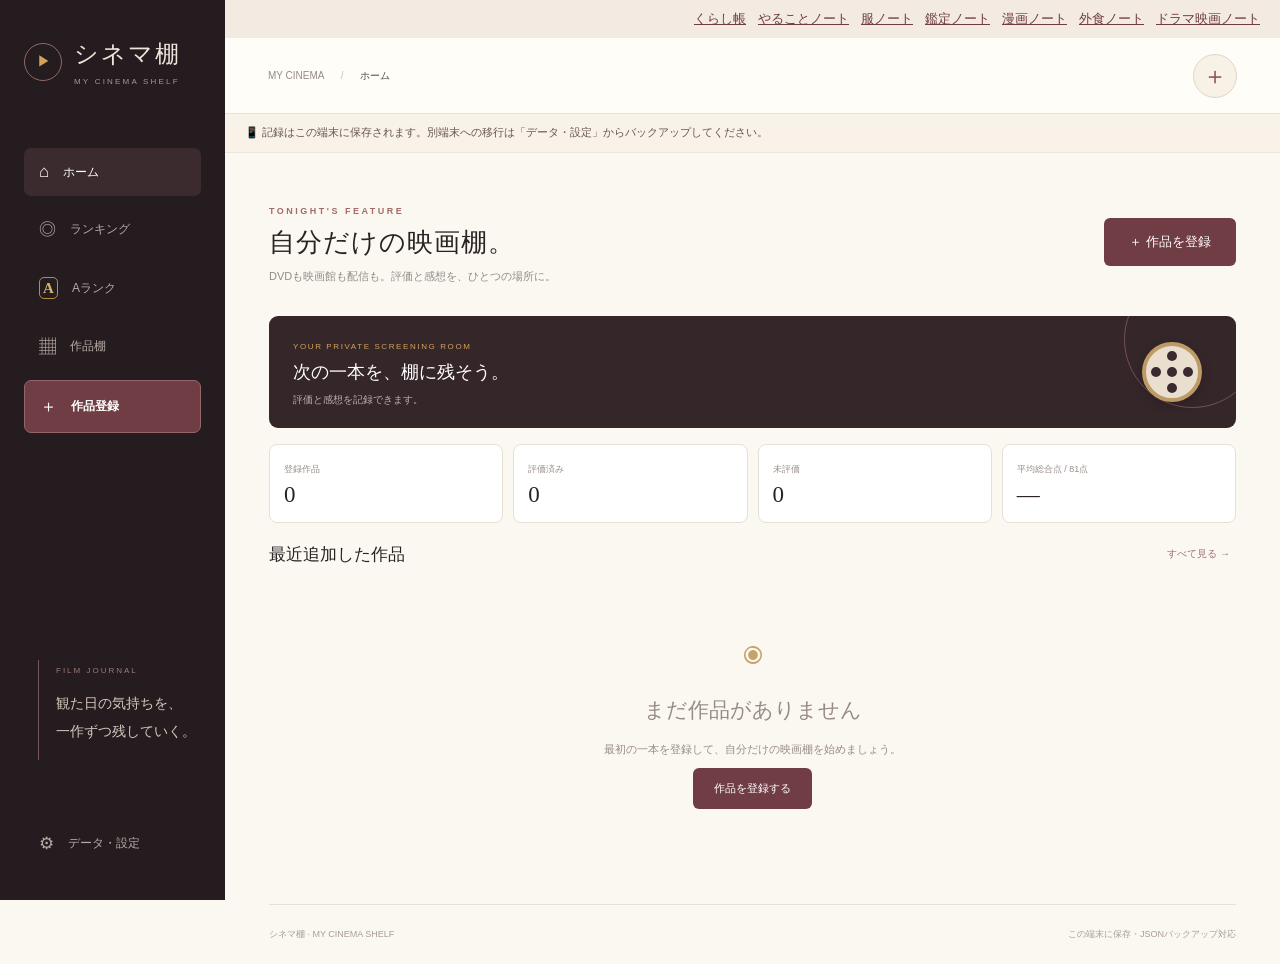
<file: index.html>
<!doctype html><html lang="ja"><head><meta charset="utf-8"><meta name="viewport" content="width=device-width,initial-scale=1,viewport-fit=cover"><meta name="theme-color" content="#241c1e"><meta name="description" content="DVD・映画を評価して、観た作品・所有作品・観たい作品を整理する映画ノート"><title>シネマ棚 | DVD・映画の評価ノート</title>
<style>
/* style.css */
:root{--ink:#2b2224;--wine:#713d45;--cream:#f6f0e7;--paper:#fbf8f2;--gold:#c49a4a;--muted:#958a86;--line:#e8dfd5}*{box-sizing:border-box}body{margin:0;background:var(--paper);color:var(--ink);font:14px -apple-system,BlinkMacSystemFont,"Noto Sans JP",sans-serif}button,input,select,textarea{font:inherit}button{cursor:pointer;color:inherit}aside{position:fixed;inset:0 auto 0 0;width:225px;background:#241c1e;color:#eee5db;padding:38px 24px;z-index:5}.brand{display:flex;align-items:center;gap:12px;color:inherit;text-decoration:none;font-family:Georgia,serif;font-size:24px;letter-spacing:2px}.brand small{display:block;font:8px sans-serif;letter-spacing:2.2px;color:#a99791;margin-top:7px}.mark{display:grid;place-items:center;width:38px;height:38px;border:1px solid #8f6a68;border-radius:50%;color:#d3a257;font-size:14px;padding-left:3px}nav{display:grid;gap:8px;margin-top:62px}nav button,.settings-link{border:0;background:none;color:#b8aaa7;border-radius:7px;padding:14px 15px;text-align:left;display:flex;align-items:center;gap:14px;font-size:17px}nav button span,.settings-link span{font-size:12px}nav button.active,.settings-link.active{background:#3b2b2e;color:#fff}.side-note{position:absolute;left:38px;right:25px;bottom:140px;border-left:1px solid #79565a;padding-left:17px}.side-note span{font-size:8px;letter-spacing:2px;color:#9f7979}.side-note p{font-family:Georgia,serif;line-height:2;color:#d6c8bf;font-size:14px}.settings-link{position:absolute;left:24px;right:24px;bottom:32px;width:calc(100% - 48px)}.shell{margin-left:225px}header{height:76px;background:#fffdf8;border-bottom:1px solid var(--line);display:flex;align-items:center;justify-content:space-between;padding:0 43px;color:#968b86;font-size:10px}header i{font-style:normal;margin:0 14px;color:#c9beb7}header b{font-weight:500;color:#59494a}.round-add{border:1px solid #e1d5c8;background:#f8f1e6;border-radius:50%;width:34px;height:34px;color:#8a5358;font-size:18px}main{max-width:1300px;margin:auto;padding:48px 44px 0}.page-head{display:flex;align-items:center;justify-content:space-between;gap:25px;margin-bottom:32px}.kicker{font-size:9px;letter-spacing:2.5px;color:#a36c67;font-weight:700}h1{font-family:Georgia,serif;font-size:31px;line-height:1.55;letter-spacing:1px;margin:12px 0 10px;font-weight:500}.page-head p{color:var(--muted);font-size:11px;margin:0}.primary{border:0;background:var(--wine);color:white;border-radius:6px;padding:13px 21px;font-size:11px}.primary:hover{background:#5d3037}.hero{background:#35262a;color:#fff;border-radius:12px;min-height:230px;padding:37px;display:flex;justify-content:space-between;align-items:center;overflow:hidden;position:relative}.hero:after{content:"";position:absolute;width:330px;height:330px;border:1px solid #735056;border-radius:50%;right:-50px;top:-105px;box-shadow:0 0 0 35px #332428,0 0 0 36px #65464b}.hero-copy{position:relative;z-index:1;max-width:520px}.hero-copy span{color:#d1a45a;font-size:9px;letter-spacing:2px}.hero-copy h2{font-family:Georgia,serif;font-size:24px;line-height:1.65;font-weight:400;margin:12px 0}.hero-copy p{color:#bfb0ac;font-size:11px}.reel{position:relative;z-index:1;width:140px;height:140px;border-radius:50%;background:#eadfcf;border:8px solid #bd9b67;display:grid;place-items:center;margin-right:70px;box-shadow:0 8px 30px #0005}.reel:before{content:"";width:24px;height:24px;background:#3b2b2e;border-radius:50%;box-shadow:38px 0 #3b2b2e,-38px 0 #3b2b2e,0 38px #3b2b2e,0 -38px #3b2b2e}.stats-grid{display:grid;grid-template-columns:repeat(5,1fr);gap:13px;margin:23px 0}.stat{background:#fff;border:1px solid var(--line);border-radius:8px;padding:19px}.stat span{font-size:9px;color:#988d87}.stat strong{display:block;font-family:Georgia,serif;font-size:27px;font-weight:500;margin-top:10px}.section-head{display:flex;justify-content:space-between;align-items:center;margin:30px 0 15px}.section-head h2{font-family:Georgia,serif;font-size:17px;font-weight:500;margin:0}.text-button{border:0;background:none;color:#9e716e;font-size:10px}.poster-grid{display:grid;grid-template-columns:repeat(4,1fr);gap:17px}.movie-card{background:#fff;border:1px solid var(--line);border-radius:9px;overflow:hidden;min-width:0}.poster{height:145px;background:linear-gradient(145deg,#5d3a40,#2c2325);display:grid;place-items:center;color:#dcc5ae;position:relative}.poster span{font-family:Georgia,serif;font-size:46px;opacity:.75}.poster small{position:absolute;left:13px;top:12px;background:#1f1719aa;color:#eadfd7;border-radius:12px;padding:5px 8px;font-size:8px}.poster small.owned{left:auto;right:12px;background:#c59c55;color:#241c1e}.card-body{padding:16px}.card-body h3{margin:0 0 7px;font-size:13px;white-space:nowrap;overflow:hidden;text-overflow:ellipsis}.meta{color:#a0948d;font-size:9px}.stars{color:var(--gold);letter-spacing:1px;margin-top:11px;font-size:14px}.stars .empty{color:#ded5ca}.card-actions{display:flex;justify-content:space-between;align-items:center;margin-top:12px;border-top:1px solid #f0e9e1;padding-top:10px}.pill{font-size:8px;background:#f3ebe2;color:#8a6964;padding:5px 7px;border-radius:12px}.plain{border:0;background:none;color:#9a8882;padding:5px}.toolbar{display:flex;gap:10px;flex-wrap:wrap;margin-bottom:20px}.toolbar input,.toolbar select{border:1px solid var(--line);background:#fff;padding:11px 12px;border-radius:6px;color:var(--ink)}.toolbar input{flex:1;min-width:180px}.toolbar select{min-width:130px}.panel{background:#fff;border:1px solid var(--line);border-radius:9px;overflow:hidden}.list-row{display:flex;align-items:center;gap:15px;padding:16px 20px;border-bottom:1px solid #eee6dd}.list-row:last-child{border-bottom:0}.mini-poster{width:43px;height:56px;border-radius:4px;background:#4a3438;color:#d7b885;display:grid;place-items:center;font-family:Georgia,serif;font-size:20px;flex-shrink:0}.row-main{flex:1;min-width:0}.row-main b{font-size:12px;display:block;white-space:nowrap;overflow:hidden;text-overflow:ellipsis}.row-main small{display:block;color:#9c918a;font-size:9px;margin-top:6px}.empty-state{text-align:center;padding:55px 20px;color:#988b84}.empty-state i{font-size:40px;font-style:normal;color:#c7a36a}.empty-state h2{font-family:Georgia,serif;font-weight:500}.empty-state p{font-size:11px}.rank-list{counter-reset:rank}.rank-list .list-row:before{counter-increment:rank;content:counter(rank);font-family:Georgia,serif;font-size:22px;color:#bb9560;width:23px;text-align:center}.chart-wrap{display:grid;grid-template-columns:1fr 1fr;gap:20px}.chart-panel{padding:24px}.chart-panel h2{font-family:Georgia,serif;font-size:16px;font-weight:500;margin:0 0 25px}.bar-row{display:grid;grid-template-columns:85px 1fr 28px;gap:10px;align-items:center;margin:14px 0;font-size:10px;color:#80726e}.bar{height:7px;background:#eee8df;border-radius:5px;overflow:hidden}.bar div{height:100%;background:#8b5258;border-radius:5px}.settings-grid{display:grid;grid-template-columns:1fr 1fr;gap:18px}.settings-card{padding:25px}.settings-card p{font-size:11px;color:#91837e;line-height:1.9}.secondary{border:1px solid var(--line);background:#fff;border-radius:6px;padding:11px 16px;font-size:10px;margin:8px 6px 0 0}footer{margin-top:40px;padding:23px 0;border-top:1px solid var(--line);display:flex;justify-content:space-between;color:#a89c94;font-size:9px}dialog{border:1px solid var(--line);border-radius:12px;width:540px;max-width:94vw;max-height:92dvh;overflow:auto;padding:29px;color:var(--ink);box-shadow:0 25px 80px #241c1e55}dialog::backdrop{background:#241c1eb8;backdrop-filter:blur(3px)}.dialog-head{display:flex;justify-content:space-between;align-items:center;margin-bottom:23px}.dialog-head h2{font-family:Georgia,serif;font-weight:500;font-size:23px;margin:8px 0 0}form>label,.form-grid label{display:block;font-size:10px;margin:16px 0 0}input,select,textarea{border:1px solid #ded4c8;background:#fff;border-radius:6px;padding:11px;width:100%;margin-top:7px;color:var(--ink)}.form-grid{display:grid;grid-template-columns:1fr 1fr;gap:14px}.owned-check{display:flex!important;gap:8px;align-items:center}.owned-check input{width:auto;margin:0}fieldset{border:0;padding:0;margin:18px 0 0}legend{font-size:10px}legend span{color:#a89d95}.star-input{display:flex;flex-direction:row-reverse;justify-content:flex-end;margin-top:7px}.star-input input{position:absolute;opacity:0;width:1px}.star-input label{font-size:29px;color:#ddd2c5;cursor:pointer}.star-input input:checked~label,.star-input label:hover,.star-input label:hover~label{color:var(--gold)}.full{width:100%;margin-top:8px}.error{color:#ad504a;font-size:10px;min-height:16px}#toast{position:fixed;bottom:24px;left:50%;transform:translateX(-50%);background:#38272b;color:#fff;padding:13px 22px;border-radius:7px;z-index:20;font-size:11px}[hidden]{display:none!important}@media(max-width:1000px){aside{width:185px;padding:30px 16px}.shell{margin-left:185px}main{padding:35px 25px 0}.poster-grid{grid-template-columns:repeat(3,1fr)}.stats-grid{grid-template-columns:repeat(3,1fr)}}@media(max-width:650px){aside{position:fixed;inset:auto 0 0 0;width:100%;height:65px;padding:0;background:#fff;border-top:1px solid var(--line);color:var(--ink)}.brand,.side-note{display:none}nav{display:flex;margin:0;height:65px;padding-right:55px;gap:0}nav button{flex:1;display:flex;flex-direction:column;justify-content:center;gap:4px;padding:6px 1px;border-radius:0;font-size:16px;color:#8d7d79}nav button span{font-size:8px}nav button.active{background:#f4ece5;color:var(--wine)}.settings-link{position:absolute;inset:0 0 0 auto;width:55px;height:65px;padding:0;justify-content:center;border-radius:0;font-size:17px}.settings-link span{display:none}.shell{margin:0}header{height:52px;padding:0 18px}main{padding:28px 17px 76px}.page-head{align-items:flex-start}.page-head h1{font-size:24px}.page-head p{max-width:220px;line-height:1.8}.page-head>.primary{padding:10px;font-size:9px;white-space:nowrap;margin-top:30px}.hero{padding:27px;min-height:220px}.hero-copy h2{font-size:21px}.reel{display:none}.stats-grid{grid-template-columns:repeat(2,1fr);gap:10px}.poster-grid{grid-template-columns:repeat(2,1fr);gap:11px}.poster{height:125px}.chart-wrap,.settings-grid{grid-template-columns:1fr}.toolbar input{flex-basis:100%}.toolbar select{flex:1;min-width:105px}.list-row{padding:14px 12px;gap:10px}.form-grid{grid-template-columns:1fr}footer{gap:20px;line-height:1.8}dialog{padding:23px 19px}}

/* details.css */
.detail-section{margin-top:20px;border-top:1px solid var(--line);padding-top:18px}.detail-section h3{font-family:Georgia,"Noto Serif JP",serif;font-size:14px;font-weight:500;margin:0 0 12px}.detail-section h3 small{font:9px -apple-system,sans-serif;color:#a39790;margin-left:8px}.rating-grid{display:grid;grid-template-columns:1fr 1fr;gap:9px 14px}.criterion{display:grid;grid-template-columns:1fr 76px;align-items:center;gap:8px;font-size:10px;color:#71625f}.criterion select{margin:0;padding:8px}.special-grid{display:grid;grid-template-columns:repeat(2,1fr);gap:7px 12px}.special-item{display:flex;align-items:center;gap:8px;font-size:10px;border:1px solid #e9e0d7;border-radius:6px;padding:9px;background:#fdfaf5}.special-item input{width:auto;margin:0}.criteria-form{margin-top:18px}.criteria-group{padding:20px;border-top:1px solid var(--line)}.criteria-group:first-child{border-top:0}.criteria-group h3{font-family:Georgia,serif;font-size:15px;font-weight:500;margin:0 0 7px}.criteria-group p{font-size:9px;color:#9a8e88;margin:0 0 13px}.criteria-inputs{display:grid;grid-template-columns:repeat(2,1fr);gap:9px}.criteria-inputs label{font-size:9px;color:#8c7d78}.criteria-inputs input{margin-top:5px}.criteria-actions{display:flex;justify-content:flex-end;padding:0 20px 20px}.detail-badge{display:block;margin-top:9px;color:#89606a;font-size:9px;white-space:nowrap;overflow:hidden;text-overflow:ellipsis}@media(max-width:650px){.rating-grid,.criteria-inputs{grid-template-columns:1fr}.special-grid{grid-template-columns:1fr}.criterion{grid-template-columns:1fr 85px}}
.special-score{display:block;font-size:10px;color:#89606a;line-height:1.6;margin-top:8px}.special-rating-summary{background:#f4ecee;border:1px solid #e5d6dc;border-radius:7px;padding:13px 15px;margin:0 0 18px}.special-rating-summary>span{font-size:11px;color:#9b7a87;margin-right:13px}.special-rating-summary output{font-size:20px;color:#8a5566}.special-rating-summary p{font-size:10px;line-height:1.7;color:#a28a93;margin:8px 0 0}
.automatic-work output{display:flex;align-items:center;justify-content:center;min-height:45px;border:1px solid #d9bac5;border-radius:6px;background:#f4e8ed;color:#835063;font-size:13px;padding:8px 4px;white-space:nowrap}.automatic-work .score-scale{line-height:1.5}.work-rating-summary{margin-top:5px}

/* calculated.css */
.overall-section{margin-top:20px;background:#f7f0e6;border:1px solid #eadcc7;border-radius:8px;padding:16px 18px}.overall-section h3{font-size:13px;font-weight:500;margin:0 0 9px}.overall-section small{font-size:9px;color:#9a846e;margin-left:8px}.overall-section output{font-family:Georgia,serif;font-size:28px;color:#8b5a4b}.overall-section p{font-size:10px;color:#988676;line-height:1.8;margin-bottom:0}.score-scale{display:block;font-size:9px;color:#aa9589;margin-top:4px}.calculated-stars{display:inline-flex;align-items:center;gap:7px;white-space:nowrap}.calculated-stars b{font-size:11px;letter-spacing:0;font-weight:500}.star-track{position:relative;display:inline-block;color:#ded5ca;line-height:1.5}.star-fill{position:absolute;top:0;left:0;overflow:hidden;color:var(--gold);white-space:nowrap;line-height:1.5}.rating-unset{display:inline-block;font-size:10px;color:#b4a59a;margin-top:11px}#subgenre-label[hidden]{display:none!important}

/* total.css */
.total-rating{display:inline-flex;align-items:baseline;gap:3px;white-space:nowrap;color:var(--gold);margin-top:11px}.total-rating strong{font-size:22px;font-family:Georgia,serif;font-weight:500}.total-rating small{font-size:10px;letter-spacing:0;color:#9a8b7b}.hero-copy .total-rating small{color:#c5b1a3}.hero-copy .total-rating strong{color:#e0b76c}.card-actions{justify-content:flex-end}.list-row .total-rating{margin-top:0}.list-row .total-rating strong{font-size:18px}@media(max-width:650px){.list-row .total-rating strong{font-size:16px}.list-row .total-rating small{font-size:9px}}
.card-body>.total-rating,.card-body>.rating-unset{display:flex;width:max-content}

/* ranking.css */
.ranking-switch{display:grid;grid-template-columns:repeat(4,1fr);gap:10px}.ranking-switch button{border:1px solid var(--line);border-radius:8px;padding:15px 12px;background:#fff;color:#8b7772;font-size:12px;text-align:center}.ranking-switch button small{display:block;margin-top:6px;font-size:9px;color:#ac9b8c}.ranking-switch button[aria-pressed="true"]{background:#713d45;border-color:#713d45;color:#fff}.ranking-switch button[aria-pressed="true"] small{color:#e3cac5}.ranking-switch button:focus-visible{outline:3px solid #c49a4a;outline-offset:2px}.ranking-help{font-size:10px;color:#9b8b80;line-height:1.9;margin:15px 0 19px}.ranking-summary{display:flex;align-items:center;justify-content:space-between;gap:15px;margin:22px 0 12px;font-size:10px}.ranking-summary b{font-size:13px;font-weight:500}.ranking-summary span{color:#a18f81}.ranking-number{width:42px;text-align:center;color:#ab834e;font-family:Georgia,serif;font-size:23px;flex-shrink:0}.ranking-number small{font:9px -apple-system,sans-serif;margin-left:3px;color:#ad9b84}.ranking-score{white-space:nowrap;color:#98664d;flex-shrink:0}.ranking-score strong{font:23px Georgia,serif}.ranking-score small{font-size:10px;color:#a9988c}.ranking-row .ranking-completion{color:#b3a498;font-size:9px}.ranking-list .ranking-row:last-child{border-bottom:0}.rankings-section{margin-bottom:30px}@media(max-width:650px){.ranking-switch{grid-template-columns:repeat(2,minmax(0,1fr));gap:8px}.ranking-switch button{font-size:11px;padding:13px 8px}.ranking-switch button small{font-size:9px}.ranking-number{width:28px;font-size:20px}.ranking-score strong{font-size:20px}.ranking-score small{font-size:9px}.ranking-row{gap:8px}.ranking-summary{gap:8px}.ranking-summary span{font-size:9px}}

/* layout.css */
.register-tab{background:#713d45;color:#fff;border:1px solid #92666b;min-height:52px}.register-tab span{font-weight:600}.page-head>.primary{min-height:48px;font-size:13px;padding:15px 25px}.round-add{width:44px;height:44px;font-size:24px}.hero{min-height:112px;padding:18px 24px;border-radius:9px;gap:16px}.hero:after{width:135px;height:135px;right:-25px;top:-45px;box-shadow:none}.hero-copy{min-width:0;flex:1}.hero-copy>span{font-size:8px;letter-spacing:1.6px}.hero-copy h2{font-size:18px;line-height:1.5;margin:7px 0;white-space:nowrap;overflow:hidden;text-overflow:ellipsis}.hero-copy p{margin:0;font-size:10px}.reel{width:60px;height:60px;border-width:4px;margin-right:10px;flex-shrink:0;box-shadow:0 3px 12px #0003}.reel:before{width:10px;height:10px;box-shadow:16px 0 #3b2b2e,-16px 0 #3b2b2e,0 16px #3b2b2e,0 -16px #3b2b2e}body[data-active-view="home"] .page-head h1{font-size:26px;line-height:1.4;margin:8px 0}body[data-active-view="home"] .stats-grid{margin:16px 0;gap:10px}body[data-active-view="home"] .stat{padding:14px}body[data-active-view="home"] .stat strong{font-size:23px;margin-top:6px}body[data-active-view="home"] .section-head{margin:20px 0 13px}#editor{width:min(960px,96vw);height:min(940px,96dvh);max-width:96vw;max-height:96dvh;padding:0;overflow:hidden}#movie-form{display:grid;grid-template-rows:auto minmax(0,1fr) auto;height:100%;min-height:0}#editor .dialog-head{padding:22px 28px 18px;margin:0;background:#fffdf8;border-bottom:1px solid var(--line)}#editor .dialog-head>.plain{min-width:44px;min-height:44px;font-size:19px}#editor .dialog-head h2{font-size:25px}#editor .editor-scroll{overflow-y:auto;overscroll-behavior:contain;padding:0 30px 24px;min-height:0;scrollbar-gutter:stable}#editor .editor-scroll>label,#editor .form-grid>label{display:block;font-size:13px;margin:17px 0 0}#editor input,#editor select,#editor textarea{font-size:15px;min-height:45px;padding:11px 12px}#editor input[type="checkbox"]{min-height:22px;width:22px;height:22px;padding:0}#editor .detail-section h3{font-size:16px}#editor .detail-section h3 small{font-size:11px}#editor .criterion{font-size:13px;grid-template-columns:minmax(0,1fr) 90px;gap:10px}#editor .rating-grid{gap:12px 25px}#editor .score-scale{font-size:10px}#editor .editor-footer{background:#fffdf8;padding:12px 28px max(15px,env(safe-area-inset-bottom));border-top:1px solid var(--line);display:flex;align-items:center;justify-content:flex-end;gap:18px}#editor .editor-footer .error{flex:1;margin:0;font-size:12px;line-height:1.6}#editor .editor-footer .primary{margin:0;width:auto;min-width:210px;min-height:48px;font-size:14px}.criteria-save-note,.criteria-save-status{font-size:11px;color:#8a7161;line-height:1.9;margin:10px 0}.criteria-recovery{padding:20px;border-top:1px solid var(--line)}.criteria-recovery summary{cursor:pointer;font-size:12px;color:#8c6663}.criteria-recovery>div{display:flex;align-items:center;gap:10px;flex-wrap:wrap;margin-top:14px}.criteria-recovery select{flex:1;min-width:180px;margin:0}.criteria-recovery button{margin:0}.criteria-recovery .help{font-size:10px;color:#9a8a7d;line-height:1.8}.criteria-recovery label{font-size:11px}.criteria-actions{align-items:center;justify-content:space-between;gap:15px}.criteria-actions button{white-space:nowrap}.settings-card .criteria-save-note{min-height:0}
@media(max-width:650px){nav{padding-right:52px}nav button{font-size:19px;gap:5px}nav button span{font-size:10px}.register-tab{background:#713d45!important;color:#fff!important;min-width:75px;min-height:65px;border-radius:0}.register-tab span{font-size:11px}.settings-link{width:52px}.page-head{align-items:flex-start;gap:12px;margin-bottom:19px}.page-head>.primary{margin-top:22px;min-height:46px;min-width:100px;padding:12px 13px;font-size:12px}.page-head h1{font-size:22px}body[data-active-view="home"] .page-head h1{font-size:22px}body[data-active-view="home"] .page-head p{font-size:10px;max-width:220px}main{padding:22px 16px 85px}.hero{min-height:95px;padding:15px 17px;gap:12px}.hero-copy h2{font-size:15px;margin:6px 0}.hero-copy p{font-size:9px;line-height:1.5}.hero-copy .total-rating{margin:0}.hero-copy .total-rating strong{font-size:20px}.hero .reel{display:grid;width:46px;height:46px;border-width:3px;margin:0}.hero .reel:before{width:8px;height:8px;box-shadow:12px 0 #3b2b2e,-12px 0 #3b2b2e,0 12px #3b2b2e,0 -12px #3b2b2e}body[data-active-view="home"] .stats-grid{grid-template-columns:repeat(3,minmax(0,1fr));gap:8px;margin:13px 0}body[data-active-view="home"] .stat{padding:11px 10px;min-height:70px}body[data-active-view="home"] .stat span{font-size:8px}body[data-active-view="home"] .stat strong{font-size:21px}#editor{width:100vw;max-width:100vw;height:100dvh;max-height:100dvh;margin:0;border:0;border-radius:0}#editor .dialog-head{padding:max(12px,env(safe-area-inset-top)) 18px 12px}#editor .dialog-head h2{font-size:22px}#editor .editor-scroll{padding:0 18px 25px;scrollbar-gutter:auto}#editor .rating-grid{grid-template-columns:1fr;gap:12px}#editor .criterion{grid-template-columns:minmax(0,1fr) 92px;font-size:14px}#editor .criterion select{font-size:16px}#editor input,#editor textarea,#editor select{font-size:16px}#editor .detail-section h3{font-size:15px;line-height:1.9}#editor .detail-section h3 small{font-size:10px}#editor .editor-footer{padding:10px 15px max(12px,env(safe-area-inset-bottom));flex-direction:column;gap:6px}#editor .editor-footer .primary{width:100%;min-height:50px;font-size:15px}#editor .editor-footer .error{flex:initial;width:100%;font-size:11px;min-height:0}#editor .editor-footer .error:empty{display:none}.criteria-actions{align-items:flex-start;flex-direction:column}.criteria-actions .primary{width:100%;min-height:45px}.criteria-recovery{padding:18px}.criteria-recovery>div{align-items:stretch}.criteria-recovery button{width:100%}}
.stats-grid{grid-template-columns:repeat(4,minmax(0,1fr))}@media(max-width:650px){body[data-active-view="home"] .stats-grid,.stats-grid{grid-template-columns:repeat(2,minmax(0,1fr))}body[data-active-view="stats"] .rankings-section>.section-head{margin-top:0}}

/* movie.css */
.movie-card,.ranking-row,.movie-row{position:relative}.movie-open{position:absolute;inset:0;z-index:1;border:0;border-radius:inherit;background:transparent;width:100%;padding:0;-webkit-tap-highlight-color:transparent}.movie-open:hover{box-shadow:inset 0 0 0 2px #713d452b}.movie-open:focus-visible{outline:3px solid var(--wine);outline-offset:-3px}.card-actions button,.ranking-row>.plain,.movie-row>.plain{position:relative;z-index:2;min-width:44px;min-height:44px}.movie-card .card-actions{margin-top:8px;padding-top:3px}
.movie-actress{display:flex;align-items:baseline;gap:6px;margin:0 0 9px;line-height:1.6}.movie-actress>span{flex-shrink:0;font-size:9px;color:var(--muted)}.movie-actress>strong{min-width:0;font-size:11px;font-weight:500;color:var(--wine);overflow-wrap:anywhere}
#movie-details{width:min(850px,96vw);height:min(920px,94dvh);max-width:96vw;max-height:94dvh;padding:0;overflow:hidden;background:var(--paper)}.movie-detail-layout{height:100%;display:grid;grid-template-rows:auto minmax(0,1fr) auto}.movie-detail-layout>.dialog-head{margin:0;padding:22px 28px;border-bottom:1px solid var(--line);align-items:flex-start;gap:18px;background:#fffdf8}.movie-detail-layout .dialog-head>div{min-width:0}.movie-detail-layout h2{overflow-wrap:anywhere;line-height:1.5;font-size:23px}.movie-detail-layout .dialog-head>.plain{min-width:44px;min-height:44px;font-size:19px;flex-shrink:0}.movie-detail-body{overflow-y:auto;overscroll-behavior:contain;min-height:0;padding:24px 30px}.movie-detail-summary>.total-rating,.movie-detail-summary>.rating-unset{display:inline-flex;margin:0 0 20px}.movie-facts{display:grid;grid-template-columns:1fr 1fr;gap:18px 28px;margin:0}.movie-facts div{min-width:0}.movie-facts dt{font-size:11px;color:#95847e;margin-bottom:6px}.movie-facts dd{font-size:14px;line-height:1.6;margin:0;overflow-wrap:anywhere}.movie-detail-section{padding-top:24px;margin-top:24px;border-top:1px solid var(--line)}.movie-detail-section h3{margin:0 0 14px;font-size:16px;display:flex;align-items:baseline;justify-content:space-between;gap:12px}.movie-detail-section h3>span{font-size:14px;color:var(--wine);font-weight:500;white-space:nowrap}.movie-detail-section h3>small{font-size:12px;font-weight:400;color:#95847e}.movie-rating-list{display:grid;grid-template-columns:1fr 1fr;gap:0 24px;margin:0}.movie-rating-list>div{display:flex;justify-content:space-between;align-items:center;gap:15px;min-width:0;padding:13px 0;border-bottom:1px solid #eee6dd}.movie-rating-list dt{font-size:13px;line-height:1.6;overflow-wrap:anywhere}.movie-rating-list dd{margin:0;font-size:17px;font-weight:600;color:var(--wine);white-space:nowrap}.movie-rating-list dd small{font-size:10px;font-weight:400;color:#95847e}.movie-detail-body .unrated{color:#a39790;font-weight:400;font-size:12px}.movie-review{font-size:14px;line-height:1.9;white-space:pre-wrap;overflow-wrap:anywhere;margin:0}.movie-tags{display:flex;gap:8px;flex-wrap:wrap}.movie-tags span{font-size:12px;color:#8a5358;border-radius:14px;background:#f0e4df;padding:6px 11px;overflow-wrap:anywhere;max-width:100%}.movie-detail-footer{padding:13px 28px max(15px,env(safe-area-inset-bottom));display:flex;justify-content:flex-end;align-items:center;gap:10px;background:#fffdf8;border-top:1px solid var(--line)}.movie-detail-footer button{min-height:46px;padding:12px 24px;margin:0;font-size:13px}
@media(max-width:650px){#movie-details{width:100vw;max-width:100vw;height:100dvh;max-height:100dvh;border:0;border-radius:0;margin:0}.movie-detail-layout>.dialog-head{padding:17px 18px 14px}.movie-detail-layout h2{font-size:20px}.movie-detail-body{padding:20px}.movie-facts,.movie-rating-list{grid-template-columns:1fr}.movie-facts{gap:16px}.movie-detail-section{margin-top:22px;padding-top:22px}.movie-detail-footer{padding:12px 18px max(15px,env(safe-area-inset-bottom))}.movie-detail-footer button{flex:1}.movie-rating-list dt{font-size:14px}}

/* sync.css */
.sync-status{display:flex;align-items:center;gap:10px;min-height:40px;padding:7px 43px;background:#f3eee7;border-bottom:1px solid var(--line);font-size:11px;color:#8a746a}.sync-status:before{content:"";width:7px;height:7px;border-radius:50%;background:#b4a38d;flex-shrink:0}.sync-status[data-state="synced"]:before{background:#6d896f}.sync-status[data-state="syncing"]:before{background:#c49a4a}.sync-status[data-state="error"]:before,.sync-status[data-state="auth"]:before{background:#b26a65}.sync-status>span{flex:1;line-height:1.5}.sync-status button{padding:6px 9px;font-size:10px;white-space:nowrap;border:1px solid #dfd2c5;border-radius:5px;background:#fffdf8}.sync-status a{color:var(--wine);white-space:nowrap}.sync-help{font-size:11px;line-height:1.9;color:#8a746a}@media(max-width:650px){.sync-status{padding:7px 17px;gap:8px;font-size:10px;flex-wrap:wrap}.sync-status>span{min-width:150px}.sync-status button{font-size:10px}.sync-status a{font-size:10px}}

/* arank.css */
.a-rank-nav{display:grid;place-items:center;width:19px;height:22px;border:1px solid #b68c42;border-radius:5px;color:#d7b36d;font:600 15px Georgia,serif;flex-shrink:0}.a-rank-badge{display:inline-flex;align-items:center;justify-content:center;vertical-align:middle;background:#f8edcc;color:#8b671f;border:1px solid #e8d399;border-radius:5px;padding:3px 7px;font-size:10px;font-weight:600;line-height:1.5;white-space:nowrap}.poster .a-rank-badge{position:absolute;left:auto;right:10px;top:12px;font-family:inherit;font-size:10px;opacity:1;background:#f8edcc;color:#8b671f}.movie-detail-summary>.a-rank-badge{margin:0 0 20px 14px}.ranking-row .a-rank-badge{margin-top:7px;font-size:9px}.a-rank-summary{display:flex;align-items:center;gap:17px;padding:22px 24px;margin-bottom:22px;border:1px solid #e6d5a8;border-radius:10px;background:linear-gradient(120deg,#f9f0d8,#fffdf8)}.a-rank-mark{display:grid;place-items:center;width:48px;height:54px;flex-shrink:0;border:1px solid #d3af63;border-radius:8px;background:#fffaf0;color:#9b742b;font:30px Georgia,serif}.a-rank-summary strong{font-size:20px;font-weight:500;color:#755521}.a-rank-summary p{font-size:11px;color:#9b855c;margin:7px 0 0;line-height:1.7}@media(max-width:650px){nav button{min-width:0}nav button[data-view="arank"]{font-size:19px}.a-rank-nav{width:18px;height:20px;font-size:14px;color:#a47e36}.a-rank-summary{padding:17px;gap:13px;margin-bottom:18px}.a-rank-summary strong{font-size:19px}.a-rank-summary p{font-size:10px}.a-rank-mark{width:40px;height:47px;font-size:26px}.poster .a-rank-badge{top:11px;right:8px;padding:3px 5px;font-size:9px}nav .register-tab{min-width:75px}}@media(max-width:350px){nav button span{font-size:9px}nav .register-tab span{font-size:11px}}
body[data-active-view="arank"] .toolbar{display:grid;grid-template-columns:repeat(4,minmax(0,1fr))}body[data-active-view="arank"] .toolbar input{grid-column:1/-1;min-width:0}body[data-active-view="arank"] .toolbar select{min-width:0}@media(max-width:650px){body[data-active-view="arank"] .toolbar{grid-template-columns:repeat(2,minmax(0,1fr))}}

.local-storage-notice{font-size:11px;line-height:1.6;color:#675550;padding:10px 20px;background:#f9f2e9;border-bottom:1px solid #eee5dd;}@media(max-width:650px){.local-storage-notice{padding:8px 16px;font-size:10px}}

#actress-suggestions{display:grid;gap:4px;margin-top:6px;max-height:220px;overflow:auto;border:1px solid var(--line);border-radius:7px;padding:5px;background:#fff}#actress-suggestions .actress-suggestion{display:grid;gap:4px;text-align:left;background:#fbf8f2;border:0;border-radius:5px;padding:12px;min-height:48px}#actress-suggestions .actress-suggestion:hover,#actress-suggestions .actress-suggestion:focus-visible{background:#f3e5df;outline:2px solid var(--wine);outline-offset:-2px}.actress-suggestion strong{font-size:13px}.actress-suggestion small{font-size:10px;color:#806c67;overflow-wrap:anywhere}
.actress-ranking-picker{display:block;margin:16px 0;font-size:12px;color:var(--wine)}.actress-ranking-picker select{display:block;max-width:420px;min-height:44px}






.actress-link{position:relative;z-index:2;display:inline-block;border:0;background:none;padding:5px 0;color:var(--wine);font:inherit;text-align:left;text-decoration:underline;text-underline-offset:3px;cursor:pointer;max-width:100%;overflow-wrap:anywhere}.actress-link:hover{color:#a56a00}.actress-link:focus-visible{outline:2px solid var(--wine);outline-offset:3px}
/* Shared poster layout for home and library cards. */
.poster>small{top:10px;max-width:calc(100% - 26px);overflow-wrap:anywhere;line-height:1.4}
@media(max-width:650px){.poster>span:not(.a-rank-badge){font-size:32px}}
</style></head><body><nav aria-label="ほかのノート" style="position:relative;display:flex;flex-wrap:wrap;justify-content:flex-end;gap:12px;margin:0;background:#f3ebe2;padding:10px 20px;font-size:13px"><a href="kurashi-ledger/" style="color:#713d45">くらし帳</a><a href="yarukoto-note/" style="color:#713d45">やることノート</a><a href="fuku-note/" style="color:#713d45">服ノート</a><a href="kantei-note/" style="color:#713d45">鑑定ノート</a><a href="manga-note/" style="color:#713d45">漫画ノート</a><a href="dining-note/" style="color:#713d45">外食ノート</a><a href="drama-movie-note/" style="color:#713d45">ドラマ映画ノート</a></nav>
<style>
@media (orientation:landscape) and (max-height:650px) and (max-width:1000px){
body>nav[aria-label="ほかのノート"]{padding:5px max(16px,env(safe-area-inset-right)) 5px max(16px,env(safe-area-inset-left))!important;gap:10px!important;font-size:10px!important;flex-wrap:nowrap!important;overflow-x:auto;white-space:nowrap}
aside{position:fixed;inset:auto 0 0 0;width:100%;height:58px;padding:0 max(52px,env(safe-area-inset-right)) max(3px,env(safe-area-inset-bottom)) max(8px,env(safe-area-inset-left));background:#fff;border-top:1px solid var(--line);color:var(--ink)}.brand,.side-note{display:none}aside nav{display:flex;margin:0;height:54px;padding:0;gap:0}aside nav button{flex:1;min-width:0;display:flex;flex-direction:column;justify-content:center;gap:1px;padding:3px 1px;border-radius:0;font-size:17px;color:#8d7d79;text-align:center}aside nav button span{font-size:8px;white-space:nowrap}aside nav button.active{background:#f4ece5;color:var(--wine)}aside nav .register-tab{min-width:72px;min-height:54px}.settings-link{position:absolute;inset:0 max(0px,env(safe-area-inset-right)) auto auto;width:52px;height:54px;padding:0;justify-content:center;border-radius:0;font-size:17px}.settings-link span{display:none}
.shell{margin-left:0}header{height:42px;padding:0 max(20px,env(safe-area-inset-right)) 0 max(20px,env(safe-area-inset-left))}.sync-status{min-height:32px;padding:4px max(20px,env(safe-area-inset-right)) 4px max(20px,env(safe-area-inset-left));font-size:9px}.local-storage-notice{padding:5px max(20px,env(safe-area-inset-right)) 5px max(20px,env(safe-area-inset-left));font-size:9px}main{max-width:none;padding:15px max(22px,env(safe-area-inset-right)) 68px max(22px,env(safe-area-inset-left))}.page-head{margin-bottom:12px}.page-head h1,body[data-active-view="home"] .page-head h1{font-size:20px;line-height:1.3;margin:3px 0}.page-head p,body[data-active-view="home"] .page-head p{font-size:9px;line-height:1.5}.page-head>.primary{margin-top:0;min-height:38px;padding:9px 13px;font-size:10px}.hero{min-height:76px;padding:10px 17px}.hero-copy h2{font-size:14px;margin:4px 0}.hero-copy p{font-size:8px}.hero .reel{display:grid;width:42px;height:42px;margin:0}.stats-grid,body[data-active-view="home"] .stats-grid{grid-template-columns:repeat(4,minmax(0,1fr));gap:7px;margin:9px 0}.stat,body[data-active-view="home"] .stat{padding:8px;min-height:54px}.stat strong,body[data-active-view="home"] .stat strong{font-size:18px;margin-top:3px}.section-head,body[data-active-view="home"] .section-head{margin:12px 0 8px}.poster-grid{grid-template-columns:repeat(3,minmax(0,1fr));gap:9px}.poster{height:90px}
#editor{width:min(920px,96vw);max-width:96vw;height:96dvh;max-height:96dvh;border-radius:10px}#editor .dialog-head{padding:8px 20px 7px}#editor .dialog-head h2{font-size:18px;margin:2px 0 0}#editor .dialog-head>.plain{min-width:36px;min-height:32px}#editor .editor-scroll{padding:0 21px 13px}#editor .editor-scroll>label,#editor .form-grid>label{font-size:11px;margin-top:10px}#editor input,#editor select,#editor textarea{min-height:38px;padding:8px 10px;font-size:14px}#editor .detail-section{margin-top:12px;padding-top:11px}#editor .detail-section h3{font-size:13px;margin-bottom:7px}#editor .rating-grid{grid-template-columns:1fr 1fr;gap:7px 18px}#editor .criterion{font-size:11px;grid-template-columns:minmax(0,1fr) 82px}#editor .editor-footer{padding:6px 20px max(6px,env(safe-area-inset-bottom));gap:10px;flex-direction:row}#editor .editor-footer .primary{width:auto;min-width:180px;min-height:40px;font-size:12px}#movie-details{width:min(920px,96vw);height:96dvh;max-height:96dvh}
}
</style>
<aside><a class="brand" href="#home"><span class="mark">▶</span><span>シネマ棚<small>MY CINEMA SHELF</small></span></a><nav aria-label="メインナビゲーション"><button data-view="home">⌂ <span>ホーム</span></button><button data-view="stats">◎ <span>ランキング</span></button><button data-view="arank"><b class="a-rank-nav" aria-hidden="true">A</b> <span>Aランク</span></button><button data-view="library">▦ <span>作品棚</span></button><button class="register-tab" onclick="openEditor()">＋ <span>作品登録</span></button></nav><div class="side-note"><span>FILM JOURNAL</span><p>観た日の気持ちを、<br>一作ずつ残していく。</p></div><button class="settings-link" data-view="settings">⚙ <span>データ・設定</span></button></aside>
<div class="shell"><header><span>MY CINEMA <i>/</i> <b id="crumb">ホーム</b></span><button class="round-add" onclick="openEditor()" aria-label="作品を登録">＋</button></header><div class="local-storage-notice" role="status">📱 記録はこの端末に保存されます。別端末への移行は「データ・設定」からバックアップしてください。</div><main><div class="page-head"><div><span class="kicker" id="kicker">TONIGHT'S FEATURE</span><h1 id="title">心に残った一本を、<br>自分だけの棚へ。</h1><p id="subtitle">DVDも映画館も配信も。評価と感想を、ひとつの場所に。</p></div><button class="primary" onclick="openEditor()">＋ 作品を登録</button></div><div id="content"></div><footer><span>シネマ棚 · MY CINEMA SHELF</span><span>この端末に保存・JSONバックアップ対応</span></footer></main></div>
<dialog id="editor"><form id="movie-form"><div class="dialog-head"><div><span class="kicker">ADD TO SHELF</span><h2 id="form-title">作品を登録</h2></div><button type="button" class="plain" onclick="editor.close()" aria-label="閉じる">✕</button></div><div class="editor-scroll" tabindex="0" aria-label="作品の入力欄"><label>作品名<input name="name" required maxlength="120" placeholder="例：ニュー・シネマ・パラダイス"></label><select name="genre" hidden aria-hidden="true"><option>AV</option></select><label id="subgenre-label">ジャンル<select name="subgenre"><option value="">未設定</option></select></label><label>視聴方法<select name="format"></select></label><section class="overall-section"><h3>総合評価 <small id="overall-max">自動計算・81点満点</small></h3><output id="overall-rating" aria-live="polite">未評価</output><p id="overall-help">女優評価25点＋作品評価56点の合計です。作品評価の「特殊項目」に特殊評価の合計（36点満点）を反映します。</p></section><section class="detail-section"><h3>女優の評価項目 <small>各5段階・5項目</small></h3><label>女優名<input name="actressName" maxlength="100" placeholder="任意・登録済みの名前から選択" id="actress-name" aria-controls="actress-suggestions" aria-expanded="false" autocomplete="off"></label><div id="actress-suggestions" aria-label="登録済みの女優名の候補" hidden></div><label>女優のタイプ<select name="actressType"><option value="">未設定</option><option>ロリ</option><option>ギャル</option><option>キレイめ</option><option>熟女</option></select></label><label>過去の女優名・評価から選ぶ<select id="actress-history"><option value="">過去の記録を選択</option></select></label><p class="help" id="actress-history-status" role="status" aria-live="polite">選ぶと女優名と5項目の評価を反映します。反映後も編集できます。</p><div id="actress-fields" class="rating-grid"></div></section><section class="detail-section"><h3>作品の評価項目 <small id="work-score-help">特殊項目36点を含む56点満点</small></h3><div class="special-rating-summary work-rating-summary"><span>作品評価の合計</span><output id="work-rating-total" aria-live="polite">未評価</output></div><div id="work-fields" class="rating-grid"></div></section><section class="detail-section"><h3>特殊評価項目 <small>1・2（☆・★は3点まで）・17項目</small></h3><div class="special-rating-summary"><span>特殊評価の合計</span><output id="special-rating" aria-live="polite">未評価（36点満点）</output><p>17項目の点数を足し、作品評価の「特殊項目」にそのまま反映します。</p></div><div id="special-fields" class="rating-grid"></div></section><div class="form-grid"><label>鑑賞日<input name="watchedDate" type="date" min="1888-01-01" max="2100-12-31"></label><label>監督・制作 <input name="director" maxlength="100" placeholder="任意"></label></div><label>感想・メモ<textarea name="review" rows="4" maxlength="2000" placeholder="印象に残った場面、もう一度観たい理由など"></textarea></label><label>タグ<input name="tags" maxlength="200" placeholder="例：泣ける, 家族で観たい, 名作"></label></div><div class="editor-footer"><p id="form-error" class="error" role="alert"></p><button class="primary full" type="submit">棚に保存する</button></div></form></dialog>
<dialog id="movie-details" aria-labelledby="movie-detail-title"><div class="movie-detail-layout"><div class="dialog-head"><div><span class="kicker">MOVIE DETAILS</span><h2 id="movie-detail-title"></h2></div><button id="movie-detail-close" type="button" class="plain" onclick="document.querySelector('#movie-details').close()" aria-label="詳細を閉じる">✕</button></div><div id="movie-detail-body" class="movie-detail-body" tabindex="0" aria-label="作品の登録内容"></div><div class="movie-detail-footer"><button type="button" class="secondary" onclick="document.querySelector('#movie-details').close()">閉じる</button><button id="edit-detail" type="button" class="primary">この作品を編集</button></div></div></dialog>
<div id="toast" hidden role="status" aria-live="polite"></div><input id="restore" type="file" accept="application/json" hidden><input id="restore-criteria" type="file" accept="application/json" hidden>
<script>
/* model.js */
(function(root){'use strict';
const genres=['AV','ドラマ','コメディ','アクション','SF','ファンタジー','ホラー','ミステリー','恋愛','アニメ','ドキュメンタリー','音楽','その他'];
const subgenres=['痴漢','NTR','不倫','ナンパ','家族','職場'];
const formats=['U-NEXT','DMM購入','DMM購入(総集編)','DMMレンタル','DVD','Blu-ray','映画館','配信','テレビ','その他'];
const availableFormats=formats.slice(0,4);
const statuses=['watched','watchlist','watching'];
const defaults={work:Array.from({length:5},(_,i)=>'作品評価'+(i+1)),special:[...Array.from({length:11},(_,i)=>'特殊項目'+(i+1)),'イキおもらし','ベロキスビクビク','フェラグチュ','涙流し','汗流し','メガネ日焼け'],actress:Array.from({length:5},(_,i)=>'女優評価'+(i+1))};
const TOTAL_MAX=81,SPECIAL_MAX=36,WORK_ITEM_MAX=[5,5,5,10,5];
const empty=()=>{const criteria=JSON.parse(JSON.stringify(defaults));criteria.work[3]='特殊項目';return {version:13,specialWorkIndex:3,movies:[],criteria}};
const validDate=s=>!s||typeof s==='string'&&/^\d{4}-\d{2}-\d{2}$/.test(s)&&!isNaN(new Date(s+'T12:00:00Z'))&&new Date(s+'T12:00:00Z').toISOString().slice(0,10)===s;
const validScore=n=>n===null||Number.isInteger(n)&&n>=1&&n<=5;
function validCriteria(c,specialCount=17){return c&&[['actress',5],['work',5],['special',specialCount]].every(([k,n])=>Array.isArray(c[k])&&c[k].length===n&&c[k].every(x=>typeof x==='string'&&x.trim().length>0&&x.length<=40))}
function overallRating(m){
 const actress=Array.isArray(m.actressRatings)?m.actressRatings.filter(x=>x!==null):[];
 const work=Array.isArray(m.workRatings)?m.workRatings.filter(x=>x!==null):[];
 const scores=[...actress,...work];
 return scores.length?scores.reduce((sum,n)=>sum+n,0):null;
}
function specialRating(m){const values=m.specialValues.filter(value=>value!==null);return values.length?values.reduce((sum,value)=>sum+value,0):null}
function legacyValidMovie(m,specialCount=11){return m&&typeof m.id==='string'&&/^[\w-]{1,100}$/.test(m.id)&&typeof m.name==='string'&&m.name.trim().length>0&&m.name.length<=120&&(m.year===null||Number.isInteger(m.year)&&m.year>=1888&&m.year<=2100)&&genres.includes(m.genre)&&typeof m.subgenre==='string'&&(m.subgenre===''||m.genre==='AV'&&subgenres.includes(m.subgenre))&&formats.includes(m.format)&&statuses.includes(m.status)&&typeof m.owned==='boolean'&&validDate(m.watchedDate)&&typeof m.director==='string'&&m.director.length<=100&&typeof m.review==='string'&&m.review.length<=2000&&Array.isArray(m.tags)&&m.tags.length<=20&&m.tags.every(t=>typeof t==='string'&&t.length<=40)&&Number.isFinite(m.createdAt)&&Array.isArray(m.workRatings)&&m.workRatings.length===5&&m.workRatings.every((x,i)=>x===null||Number.isInteger(x)&&x>=1&&x<=(i===3?10:5))&&Array.isArray(m.specialValues)&&m.specialValues.length===specialCount&&m.specialValues.every(x=>x===null||Number.isInteger(x)&&x>=0&&x<=2)&&typeof m.actressName==='string'&&m.actressName.length<=100&&Array.isArray(m.actressRatings)&&m.actressRatings.length===5&&m.actressRatings.every(validScore)&&m.rating===overallRating(m)}
function migrateLegacy(input){
 if(!input||![1,2,3,4,5,6].includes(input.version)||!Array.isArray(input.movies))throw Error('Invalid movie backup');
 const d=JSON.parse(JSON.stringify(input));
 if(d.version===6){if(!legacyValidate(d))throw Error('Invalid movie backup');return d}
 if(d.version===2){
  const labelsValid=(key,count)=>Array.isArray(d.criteria?.[key])&&d.criteria[key].length===count&&d.criteria[key].every(x=>typeof x==='string'&&x.trim()&&x.length<=40);
  if(!labelsValid('work',4)||!labelsValid('special',11)||!labelsValid('actress',6))throw Error('Invalid legacy criteria');
  for(const m of d.movies)if(!m||!Array.isArray(m.workRatings)||m.workRatings.length!==4||!m.workRatings.every(validScore)||!Array.isArray(m.specialValues)||m.specialValues.length!==11||!m.specialValues.every(x=>typeof x==='boolean')||!Array.isArray(m.actressRatings)||m.actressRatings.length!==6||!m.actressRatings.every(validScore))throw Error('Invalid legacy ratings');
  d.criteria={actress:d.criteria.actress.slice(0,5),work:[...d.criteria.work,defaults.work[4]],special:d.criteria.special};
  d.movies=d.movies.map(m=>({...m,workRatings:[...m.workRatings,null],specialValues:m.specialValues.map(x=>x?3:null),actressRatings:m.actressRatings.slice(0,5)}));
 }else if(d.version===1){
  d.criteria=JSON.parse(JSON.stringify(defaults));d.criteria.special=d.criteria.special.slice(0,11);
  d.movies=d.movies.map(m=>({...m,workRatings:Array(5).fill(null),specialValues:Array(11).fill(null),actressName:'',actressRatings:Array(5).fill(null)}));
 }
 if(d.version<=3){
  for(const m of d.movies){
   if(!m||!Array.isArray(m.workRatings)||m.workRatings.length!==5||!m.workRatings.every(validScore)||!Array.isArray(m.actressRatings)||m.actressRatings.length!==5||!m.actressRatings.every(validScore))throw Error('Invalid legacy ratings');
   m.workRatings[3]=m.workRatings[3]===null?null:m.workRatings[3]*2;
   m.subgenre='';
   m.rating=overallRating(m);
  }
 }else if(d.version===4){
  d.movies=d.movies.map(m=>({...m,rating:overallRating(m)}));
 }
 for(const m of d.movies){
  if(!m||!Array.isArray(m.specialValues)||m.specialValues.length!==11||!m.specialValues.every(value=>value===null||Number.isInteger(value)&&value>=1&&value<=3))throw Error('Invalid legacy special ratings');
  m.specialValues=m.specialValues.map(value=>value===null?null:value-1);
 }
 d.version=6;
 if(!legacyValidate(d))throw Error('Invalid movie backup');
 return d;
}
function legacyValidate(d){return d&&d.version===6&&validCriteria(d.criteria,11)&&Array.isArray(d.movies)&&d.movies.length<=20000&&d.movies.every(movie=>legacyValidMovie(movie))&&new Set(d.movies.map(m=>m.id)).size===d.movies.length}
function findSpecialWorkIndex(criteria,fallback=3){
 const index=criteria.work.findIndex(label=>{const name=label.normalize('NFKC').replace(/\s/g,'');return name.includes('特殊項目')||name==='特殊評価'||name==='特殊評価項目'});
 return index>=0?index:fallback;
}
function specialItemMax(label){return /^(?:挿入(?:時)?潮吹き|よだれ)$/.test(String(label).normalize('NFKC').replace(/\s/g,''))?3:2}
function workItemMax(index,d){return index===(d?.specialWorkIndex??3)?SPECIAL_MAX:WORK_ITEM_MAX[index]}
function workMax(d){return WORK_ITEM_MAX.reduce((sum,value,index)=>sum+workItemMax(index,d),0)}
function totalMax(d){return 25+workMax(d)}
function rankingMax(d,kind){if(/^actress[0-4]$/.test(kind))return 5;return kind==='work'?workMax(d):kind==='overall'?totalMax(d):kind==='special'?SPECIAL_MAX:25}
function syncMovie(movie,index=3){
 const manual=movie.manualWorkRatings||movie.workRatings;
 if(!Array.isArray(manual)||manual.length!==5)throw Error('Invalid work ratings');
 const next={...movie,actressType:movie.actressType??'',specialValues:movie.specialValues.map(value=>value===0?null:value),manualWorkRatings:[...manual],workRatings:[...manual]};
 next.workRatings[index]=specialRating(next);
 next.rating=overallRating(next);
 return next;
}
function syncData(input){
 const fallback=Number.isInteger(input.specialWorkIndex)?input.specialWorkIndex:3;
 const index=findSpecialWorkIndex(input.criteria,fallback),criteria=JSON.parse(JSON.stringify(input.criteria));
 if(criteria.work[index]===defaults.work[index])criteria.work[index]='特殊項目';
 return {...input,version:13,specialWorkIndex:index,criteria,movies:input.movies.map(movie=>syncMovie(movie,index))};
}
function linkedValidMovie(movie,index=3,specialCount=11){
 if(!movie||!Array.isArray(movie.manualWorkRatings)||movie.manualWorkRatings.length!==5||!Number.isInteger(index)||index<0||index>4)return false;
 const legacy={...movie,workRatings:movie.manualWorkRatings,specialValues:movie.specialValues.map(value=>value===3?2:value)};
 legacy.rating=overallRating(legacy);
 if(!legacyValidMovie(legacy,specialCount))return false;
 return Array.isArray(movie.workRatings)&&movie.workRatings.length===5&&movie.workRatings.every((score,i)=>score===(i===index?specialRating(movie):movie.manualWorkRatings[i]))&&movie.rating===overallRating(movie);
}
function linkedValidate(d){return d&&d.version===7&&Number.isInteger(d.specialWorkIndex)&&d.specialWorkIndex>=0&&d.specialWorkIndex<5&&validCriteria(d.criteria,11)&&Array.isArray(d.movies)&&d.movies.length<=20000&&d.movies.every(movie=>linkedValidMovie(movie,d.specialWorkIndex))&&new Set(d.movies.map(movie=>movie.id)).size===d.movies.length}
function validMovie(movie,index=3,specialCount=17,labels=[]){return !!(movie&&(movie.actressType===undefined||['','ロリ','ギャル','キレイめ','熟女'].includes(movie.actressType))&&Array.isArray(movie.specialValues)&&movie.specialValues.every((value,i)=>value===null||Number.isInteger(value)&&value>=1&&value<=specialItemMax(labels[i]))&&linkedValidMovie(movie,index,specialCount))}
function validateVersion(d,version,count){return !!(d&&d.version===version&&Number.isInteger(d.specialWorkIndex)&&d.specialWorkIndex>=0&&d.specialWorkIndex<5&&validCriteria(d.criteria,count)&&Array.isArray(d.movies)&&d.movies.length<=20000&&d.movies.every(movie=>validMovie(movie,d.specialWorkIndex,count,d.criteria.special))&&new Set(d.movies.map(movie=>movie.id)).size===d.movies.length)}
function validate(d){return validateVersion(d,13,17)}
function specialExpansion(labels){
 const next=[...labels],insertions=[];
 const insert=(after,label)=>{const found=next.findIndex(name=>name.normalize('NFKC').replace(/\s/g,'')===after),index=found<0?next.length:found+1;next.splice(index,0,label);insertions.push(index)};
 if(next.length===11)insert('乳首イキ','イキおもらし');
 if(next.length===12){insert('ビクビク反応','ベロキスビクビク');insert('脇脚舐め','フェラグチュ')}
 if(next.length===14)insert('イキアヘ顔','涙流し');
 if(next.length===15){insertions.push(next.length);next.push('汗流し')}
 if(next.length===16){const index=next.findIndex(label=>label.normalize('NFKC').replace(/\s/g,'')==='ロリギャルメガネ日焼け');if(index>=0)next[index]='ロリギャル';insert('ロリギャル','メガネ日焼け')}
 return {labels:next,insertions};
}
function expandSpecialLabels(labels){return specialExpansion(labels).labels}
function upgradeSpecial(input){
 const next=JSON.parse(JSON.stringify(input)),expansion=specialExpansion(next.criteria.special);
 next.criteria.special=expansion.labels;
 next.movies=next.movies.map(movie=>{const values=[...movie.specialValues];for(const index of expansion.insertions)values.splice(index,0,null);return {...movie,specialValues:values}});
 return syncData(next);
}
function migrate(input){
 if(input?.version===13){const next=JSON.parse(JSON.stringify(input));if(!validate(next))throw Error('Invalid movie backup');return next}
 let previous;
 if(input?.version===12){previous=JSON.parse(JSON.stringify(input));if(!validateVersion(previous,12,16))throw Error('Invalid movie backup')}
 else if(input?.version===11){previous=JSON.parse(JSON.stringify(input));if(!validateVersion(previous,11,15))throw Error('Invalid movie backup')}
 else if(input?.version===10){previous=JSON.parse(JSON.stringify(input));if(!validateVersion(previous,10,14))throw Error('Invalid movie backup')}
 else if(input?.version===9){previous=JSON.parse(JSON.stringify(input));if(!validateVersion(previous,9,12))throw Error('Invalid movie backup')}
 else if(input?.version===8||input?.version===7){previous=JSON.parse(JSON.stringify(input));if(!linkedValidate({...previous,version:7})||(input.version===8&&previous.movies.some(movie=>movie.specialValues.some(value=>value!==null&&value!==1&&value!==2))))throw Error('Invalid movie backup')}
 else{const legacy=migrateLegacy(input);previous={...legacy,movies:legacy.movies.map(movie=>({...movie,manualWorkRatings:[...movie.workRatings]}))}}
 const next=upgradeSpecial(previous);if(!validate(next))throw Error('Invalid movie backup');return next;
}
function summary(d){const watched=d.movies.filter(m=>m.status==='watched'),rated=d.movies.filter(m=>m.rating!==null);return{total:d.movies.length,rated:rated.length,watched:watched.length,watchlist:d.movies.filter(m=>m.status==='watchlist').length,owned:d.movies.filter(m=>m.owned).length,average:rated.length?rated.reduce((s,m)=>s+m.rating,0)/rated.length:0,five:rated.filter(m=>m.rating===totalMax(d)).length}}
const RANKING_MAX={work:56,actress:25,overall:TOTAL_MAX,special:SPECIAL_MAX,...Object.fromEntries(Array.from({length:5},(_,i)=>['actress'+i,5]))};
function rankingScore(movie,kind,d){
 const values=/^actress[0-4]$/.test(kind)?[movie.actressRatings[Number(kind.slice(-1))]]:kind==='work'?movie.workRatings:kind==='actress'?movie.actressRatings:kind==='special'?movie.specialValues:[...movie.actressRatings,...movie.workRatings];
 const rated=values.filter(value=>value!==null);
 return {score:kind==='special'?specialRating(movie):(rated.length?rated.reduce((sum,n)=>sum+n,0):null),rated: rated.length,count:values.length,max:rankingMax(d,kind)};
}
function ranking(data,kind='overall'){
 if(!Object.prototype.hasOwnProperty.call(RANKING_MAX,kind))throw Error('Unknown ranking');
 const entries=data.movies.map(movie=>({movie,...rankingScore(movie,kind,data)})).filter(entry=>entry.score!==null).sort((a,b)=>b.score-a.score||b.movie.createdAt-a.movie.createdAt||a.movie.name.localeCompare(b.movie.name,'ja'));
 let rank=0;
 return entries.map((entry,index)=>{if(index===0||entry.score!==entries[index-1].score)rank=index+1;return {...entry,rank}});
}
root.CinemaModel={specialItemMax,expandSpecialLabels,ranking,rankingScore,RANKING_MAX,TOTAL_MAX,SPECIAL_MAX,WORK_ITEM_MAX,findSpecialWorkIndex,workItemMax,workMax,totalMax,rankingMax,syncMovie,syncData,specialRating,genres,subgenres,overallRating,formats,availableFormats,statuses,defaults,empty,migrate,validMovie,validCriteria,validate,summary};
})(typeof module!=='undefined'?module.exports:globalThis);

</script>
<script>
/* criteria.js */
(function(root){
 'use strict';
 const KEY='cinema-shelf-criteria-v1',HISTORY='cinema-shelf-criteria-history-v1',DRAFT='cinema-shelf-criteria-draft-v1';
 const model=root.CinemaModel;
 const copy=value=>JSON.parse(JSON.stringify(value));
 function normalise(value){
  if(!value||typeof value!=='object')return null;
  const expected={actress:5,work:5,special:17},result={};
  for(const [key,count] of Object.entries(expected)){
   const source=key==='special'&&Array.isArray(value[key])?model.expandSpecialLabels(value[key]):value[key];
   if(!Array.isArray(source)||!source.every(x=>typeof x==='string'&&x.trim()&&x.length<=40))return null;
   if(source.length!==count&&!(key==='actress'&&source.length===6)&&!(key==='work'&&source.length===4))return null;
   result[key]=source.slice(0,count);
   while(result[key].length<count)result[key].push(model.defaults[key][result[key].length]);
  }
  return result;
 }
 function read(key){try{return JSON.parse(localStorage.getItem(key))}catch{return null}}
 function customCount(criteria){return ['actress','work','special'].reduce((sum,key)=>sum+criteria[key].filter((label,i)=>label!==model.defaults[key][i]).length,0)}
 function history(){const source=read(HISTORY);return Array.isArray(source)?source.filter(item=>item&&normalise(item.criteria)&&Number.isFinite(item.at)).map(item=>({...item,criteria:normalise(item.criteria)})):[]}
 function remember(criteria,at=Date.now()){
  const names=normalise(criteria);if(!names)return;
  const entries=history();
  if(entries.length&&JSON.stringify(entries[entries.length-1].criteria)===JSON.stringify(names))return;
  entries.push({at,criteria:names});localStorage.setItem(HISTORY,JSON.stringify(entries.slice(-30)));
 }
 function record(criteria,at,previous,clearDraft=true){
  try{const time=at||Date.now();if(previous&&customCount(previous)>0)remember(previous,Math.max(0,time-1));remember(criteria,time);localStorage.setItem(KEY,JSON.stringify({criteria:copy(criteria),at:time}));if(clearDraft)localStorage.removeItem(DRAFT);return true}catch{return false}
 }
 function draft(){const value=read(DRAFT);if(Array.isArray(value?.criteria?.special))value.criteria.special=model.expandSpecialLabels(value.criteria.special);return value&&value.criteria&&['actress','work','special'].every(key=>Array.isArray(value.criteria[key])&&value.criteria[key].length===model.defaults[key].length&&value.criteria[key].every(x=>typeof x==='string'&&x.length<=40))?value:null}
 function writeDraft(criteria){try{localStorage.setItem(DRAFT,JSON.stringify({criteria,at:Date.now()}));return true}catch{return false}}
 function recover(current){
  let names=copy(current.criteria),at=current.criteriaSavedAt||0,recovered=false;
  const saved=read(KEY),pending=draft(),candidates=[...history(),saved,pending].filter(item=>item&&normalise(item.criteria));
  for(const candidate of candidates){
   const possible=normalise(candidate.criteria),time=candidate.at||0;
   if((time>at&&customCount(possible)>=customCount(names))||(customCount(names)===0&&customCount(possible)>0)){recovered=recovered||JSON.stringify(names)!==JSON.stringify(possible);names=possible;at=time}
  }
  return {criteria:names,at,recovered};
 }
 root.CriterionStore={normalise,history,record,draft,writeDraft,recover};
})(window);

</script>
<script>
/* app.js */
'use strict';
const $=s=>document.querySelector(s),$$=s=>[...document.querySelectorAll(s)],M=CinemaModel,KEY='cinema-shelf-v1';
const esc=s=>String(s??'').replace(/[&<>"']/g,c=>({'&':'&amp;','<':'&lt;','>':'&gt;','"':'&quot;',"'":'&#39;'}[c]));
let data=M.empty(),loadError=false;try{const raw=localStorage.getItem(KEY);if(raw){const d=M.migrate(JSON.parse(raw));if(!M.validate(d))throw Error();data=d}}catch{loadError=true}
const recoveredCriteria=CriterionStore.recover(data);
data.criteria=recoveredCriteria.criteria;data.criteriaSavedAt=recoveredCriteria.at;data=M.syncData(data);
if(!loadError)CriterionStore.record(data.criteria,data.criteriaSavedAt,undefined,false);
let rankingMode='overall',shelfSync=null;
const A_RANK_MIN=50;
const rankingNames={work:'作品評価',actress:'女優評価',overall:'総合評価',special:'特殊項目'};
let view='home',editing=null,timer;const statusName={watched:'鑑賞済み',watchlist:'観たい',watching:'鑑賞中'};
function save(next){try{next=M.syncData(next)}catch{return false}if(!M.validate(next))return false;if(loadError){toast('保存データを読み込めないため上書きを停止しています。');return false}const changed=JSON.stringify(next.criteria)!==JSON.stringify(data.criteria);if(changed)next.criteriaSavedAt=Date.now();try{localStorage.setItem(KEY,JSON.stringify(next));if(changed)CriterionStore.record(next.criteria,next.criteriaSavedAt,data.criteria);data=next;shelfSync?.changed();return true}catch{toast('保存できませんでした。ブラウザの保存設定や空き容量を確認してください。');return false}}
function clone(){return JSON.parse(JSON.stringify(data))}
function toast(t){clearTimeout(timer);$('#toast').textContent=t;$('#toast').hidden=false;timer=setTimeout(()=>$('#toast').hidden=true,3000)}
function stars(n){return n===null||n===undefined?'<span class="rating-unset">未評価（'+M.totalMax(data)+'点満点）</span>':'<span class="total-rating" aria-label="総合評価 '+n+'点（'+M.totalMax(data)+'点満点）"><strong>'+n+'</strong><small> / '+M.totalMax(data)+'点</small></span>'}
function scoreOptions(value,max=5){return '<option value=""'+(value==null?' selected':'')+'>未評価</option>'+Array.from({length:max},(_,i)=>i+1).map(n=>'<option value="'+n+'"'+(value===n?' selected':'')+'>'+n+'</option>').join('')}
function ratingFields(labels,prefix,values){return labels.map((label,i)=>{const work=prefix==='workRating',max=work?M.workItemMax(i,data):5,name=label+'（'+max+'点満点）';if(work&&i===data.specialWorkIndex)return '<div class="criterion automatic-work"><span>'+esc(label)+'<small class="score-scale">36点満点・特殊評価から自動計算</small></span><output id="work-special-rating" name="'+prefix+i+'" aria-label="'+esc(name)+'" aria-live="polite">'+(values[i]===null?'未評価':values[i]+' / 36点')+'</output></div>';return '<label class="criterion"><span>'+esc(label)+'<small class="score-scale">'+max+'点満点</small></span><select name="'+prefix+i+'" aria-label="'+esc(name)+'">'+scoreOptions(values[i],max)+'</select></label>'}).join('')}
function isInsertionSpecial(label){return /^挿入(?:時)?潮吹き$/.test(String(label).normalize('NFKC').replace(/\s/g,''))}
function isDroolSpecial(label){return String(label).normalize('NFKC').replace(/\s/g,'')==='よだれ'}
function specialOrder(labels){const priority=label=>isInsertionSpecial(label)?0:isDroolSpecial(label)?1:2;const rows=labels.map((label,i)=>({label,i})).sort((a,b)=>priority(a.label)-priority(b.label));const clean=label=>label.normalize('NFKC').replace(/\s/g,'');const tears=rows.findIndex(row=>clean(row.label)==='涙流し');if(tears>=0&&rows.some(row=>clean(row.label)==='汗流し')){const [row]=rows.splice(tears,1);rows.splice(rows.findIndex(row=>clean(row.label)==='汗流し'),0,row)}const kiss=rows.findIndex(row=>clean(row.label)==='ベロキスビクビク');if(kiss>=0&&rows.some(row=>clean(row.label)==='汗流し')){const [row]=rows.splice(kiss,1);rows.splice(rows.findIndex(row=>clean(row.label)==='汗流し')+1,0,row)}return rows}
function insertionStar(m){const i=data.criteria.special.findIndex(isInsertionSpecial);return i>=0&&m.specialValues[i]>=2?'<span class="insertion-star" role="img" aria-label="挿入潮吹き2点以上" title="挿入潮吹き：2点以上" style="color:#a56a00;font-size:1.25rem;margin-inline:6px">☆</span>':''}
function droolStar(m){const i=data.criteria.special.findIndex(isDroolSpecial);return i>=0&&m.specialValues[i]>=2?'<span class="drool-star" role="img" aria-label="よだれ2点以上" title="よだれ：2点以上" style="color:#a56a00;font-size:1.25rem;margin-inline:6px">★</span>':''}
function specialBadge(m){const score=M.specialRating(m);return '<span class="special-score">特殊項目 '+(score===null?'未評価（'+M.SPECIAL_MAX+'点満点）':score+' / '+M.SPECIAL_MAX+'点')+'</span>'}
function specialTitle(label){return label+(isInsertionSpecial(label)?' ☆':isDroolSpecial(label)?' ★':'')}
function specialFields(labels,values){return specialOrder(labels).map(({label,i})=>'<label class="criterion"><span>'+esc(specialTitle(label))+'</span><select name="special'+i+'" aria-label="'+esc(label)+'"><option value=""'+(values[i]==null?' selected':'')+'>未評価</option>'+Array.from({length:M.specialItemMax(label)},(_,i)=>i+1).map(n=>'<option value="'+n+'"'+(values[i]===n?' selected':'')+'>'+n+'</option>').join('')+'</select></label>').join('')}
function detailText(m){const work=m.workRatings.filter(x=>x!==null),actress=m.actressRatings.filter(x=>x!==null);return [actress.length?'女優 '+actress.reduce((a,b)=>a+b,0)+'/25点':'',work.length?'作品 '+work.reduce((a,b)=>a+b,0)+'/'+M.workMax(data)+'点':''].filter(Boolean).join(' · ')}
function isARank(m){return Number.isFinite(m.rating)&&m.rating>=A_RANK_MIN}
function rankBadge(m){return (isARank(m)?'<span class="a-rank-badge">Aランク</span>':'')}
function initial(m){return esc((m.name.trim()[0]||'映').toUpperCase())}
function go(v){view=v==='watchlist'?'library':v;render();scrollTo(0,0)}$$('[data-view]').forEach(b=>b.onclick=()=>go(b.dataset.view));$('.brand').onclick=e=>{e.preventDefault();go('home')};
function render(){document.body.dataset.activeView=view;const labels={home:['TONIGHT\'S FEATURE','自分だけの映画棚。','DVDも映画館も配信も。評価と感想を、ひとつの場所に。','ホーム'],library:['MY COLLECTION','観た映画を、<br>いつでも振り返る。','評価・ジャンル・視聴方法で、自分の作品棚を探せます。','作品棚'],watchlist:['NEXT SCREENING','次に観たい一本を、<br>忘れない。','気になる作品を集めて、次の映画時間へ。','観たい作品'],arank:['A-RANK COLLECTION','Aランクの作品棚。','総合得点'+A_RANK_MIN+'点以上の作品を、自動でまとめています。','Aランク'],stats:['MY RATINGS','評価ランキング','作品評価・女優評価・総合評価・特殊項目の合計点で振り返れます。','ランキング'],settings:['YOUR ARCHIVE','評価項目も映画記録も、<br>自分好みに。','項目名の変更とバックアップができます。','データ・設定']},l=labels[view];$('#kicker').textContent=l[0];$('#title').innerHTML=l[1];$('#subtitle').textContent=l[2];$('#crumb').textContent=l[3];$$('[data-view]').forEach(b=>b.classList.toggle('active',b.dataset.view===view));$('#content').innerHTML=({home:homeView,library:libraryView,arank:aRankView,stats:statsView,settings:settingsView})[view]();if(view==='library'||view==='arank')bindFilters();if(view==='settings')bindCriteria()}
function genreWithStars(m){return (m.subgenre?esc(m.subgenre):'ジャンル未設定')+insertionStar(m)+droolStar(m)}
function actressLink(m){return m.actressName.trim()?'<button type="button" class="actress-link" onclick="openActressMovies(\''+m.id+'\')" aria-label="'+esc(m.actressName)+'の作品一覧">'+esc(m.actressName)+'</button>':'未登録'}
function openActressMovies(id){const movie=data.movies.find(m=>m.id===id);if(!movie?.actressName.trim())return;$('#movie-details').close();go('library');$('#actress-filter').value=movie.actressName.trim();$('#actress-filter').dispatchEvent(new Event('input'))}
function movieCard(m){const detail=detailText(m);return '<article class="movie-card">'+movieOpener(m)+'<div class="poster"><span>'+initial(m)+'</span><small>'+esc(m.format)+'</small>'+rankBadge(m)+'</div><div class="card-body"><h3 title="'+esc(m.name)+'">'+esc(m.name)+'</h3><p class="movie-actress"><span>女優名</span><strong>'+actressLink(m)+'</strong></p><span class="meta">'+genreWithStars(m)+'</span>'+stars(m.rating)+specialBadge(m)+(detail?'<span class="detail-badge" title="'+esc(detail)+'">'+esc(detail)+'</span>':'')+'<div class="card-actions"><span><button class="plain" aria-label="'+esc(m.name)+'を編集" onclick="openEditor(\''+m.id+'\')">✎</button><button class="plain" aria-label="'+esc(m.name)+'を削除" onclick="removeMovie(\''+m.id+'\')">×</button></span></div></div></article>'}
function movieOpener(m){return '<button type="button" class="movie-open" aria-label="'+esc(m.name)+'の詳細を見る" onclick="openMovie(\''+m.id+'\')"></button>'}
function ratingDetails(labels,values,kind){return '<dl class="movie-rating-list">'+(kind==='special'?specialOrder(labels):labels.map((label,i)=>({label,i}))).map(({label,i})=>{const value=values[i],max=kind==='special'?M.specialItemMax(label):kind==='work'?M.workItemMax(i,data):5;return '<div><dt>'+esc(kind==='special'?specialTitle(label):label)+'</dt><dd'+(value==null?' class="unrated"':'')+'>'+(value==null?'未評価':value+'<small> / '+max+'点</small>')+'</dd></div>'}).join('')+'</dl>'}
function ratingSection(title,labels,values,kind,max){const sum=kind==='special'?M.specialRating({specialValues:values}):(values.some(value=>value!==null)?values.reduce((total,value)=>total+(value||0),0):null);return '<section class="movie-detail-section"><h3>'+title+(max?'<span>'+(sum==null?'未評価':sum+' / '+max+'点')+'</span>':'<small>1・2</small>')+'</h3>'+ratingDetails(labels,values,kind)+'</section>'}
function openMovie(id){const m=data.movies.find(movie=>movie.id===id);if(!m)return;const dialog=$('#movie-details');$('#movie-detail-title').textContent=m.name;$('#movie-detail-body').innerHTML='<div class="movie-detail-summary">'+stars(m.rating)+rankBadge(m)+'<dl class="movie-facts"><div><dt>ジャンル</dt><dd>'+genreWithStars(m)+'</dd></div><div><dt>視聴方法</dt><dd>'+esc(m.format)+'</dd></div><div><dt>女優名</dt><dd>'+actressLink(m)+'</dd></div><div><dt>女優のタイプ</dt><dd>'+esc(m.actressType||'未設定')+'</dd></div><div><dt>鑑賞日</dt><dd>'+esc(m.watchedDate?m.watchedDate.replace(/-/g,'/'):'未登録')+'</dd></div><div><dt>監督・制作</dt><dd>'+esc(m.director||'未登録')+'</dd></div></dl></div>'+ratingSection('女優評価',data.criteria.actress,m.actressRatings,'actress',25)+ratingSection('作品評価',data.criteria.work,m.workRatings,'work',M.workMax(data))+ratingSection('特殊評価の内訳',data.criteria.special,m.specialValues,'special',M.SPECIAL_MAX)+'<section class="movie-detail-section"><h3>感想・メモ</h3><p class="movie-review'+(m.review?'':' unrated')+'">'+esc(m.review||'まだ感想・メモがありません。')+'</p></section><section class="movie-detail-section"><h3>タグ</h3>'+(m.tags.length?'<div class="movie-tags">'+m.tags.map(tag=>'<span>'+esc(tag)+'</span>').join('')+'</div>':'<p class="unrated">未登録</p>')+'</section>';$('#edit-detail').onclick=()=>{dialog.close();openEditor(id)};dialog.showModal();$('#movie-detail-body').scrollTop=0;$('#movie-detail-close').focus({preventScroll:true})}
function emptyState(title,text){return '<div class="empty-state"><i>◉</i><h2>'+title+'</h2><p>'+text+'</p><button class="primary" onclick="openEditor()">作品を登録する</button></div>'}
function statCards(s){return [['登録作品',s.total],['評価済み',s.rated],['未評価',s.total-s.rated],['平均総合点 / '+M.totalMax(data)+'点',s.rated?s.average.toFixed(1):'—']].map(x=>'<div class="stat"><span>'+x[0]+'</span><strong>'+x[1]+'</strong></div>').join('')}
function homeView(){const s=M.summary(data),recent=[...data.movies].sort((a,b)=>b.createdAt-a.createdAt).slice(0,4),best=data.movies.filter(m=>m.rating).sort((a,b)=>b.rating-a.rating||b.createdAt-a.createdAt)[0];return '<section class="hero"><div class="hero-copy"><span>YOUR PRIVATE SCREENING ROOM</span><h2>'+(best?'最高評価「'+esc(best.name)+'」':'次の一本を、棚に残そう。')+'</h2><p>'+(best?stars(best.rating):'評価と感想を記録できます。')+'</p></div><div class="reel" aria-hidden="true"></div></section><div class="stats-grid">'+statCards(s)+'</div><div class="section-head"><h2>最近追加した作品</h2><button class="text-button" onclick="go(\'library\')">すべて見る →</button></div>'+(recent.length?'<div class="poster-grid">'+recent.map(movieCard).join('')+'</div>':emptyState('まだ作品がありません','最初の一本を登録して、自分だけの映画棚を始めましょう。'))}
function aRankView(){const count=data.movies.filter(isARank).length;return '<section class="a-rank-summary"><span class="a-rank-mark" aria-hidden="true">A</span><div><strong>'+count+'作品</strong><p>総合得点'+A_RANK_MIN+'点以上・評価の変更に合わせて自動更新</p></div></section>'+libraryView()}
function libraryView(){return '<div class="toolbar"><input id="search" type="search" placeholder="作品名・監督・感想・タグを検索"><select id="actress-filter" aria-label="女優で絞り込む"><option value="">すべての女優</option>'+[...new Set(data.movies.map(m=>m.actressName.trim()).filter(Boolean))].sort((a,b)=>a.localeCompare(b,'ja')).map(name=>'<option value="'+esc(name)+'">'+esc(name)+'</option>').join('')+'</select><select id="subgenre" aria-label="ジャンルで絞り込む"><option value="">すべてのジャンル</option>'+M.subgenres.map(g=>'<option>'+g+'</option>').join('')+'</select><select id="format"><option value="">すべての視聴方法</option>'+M.availableFormats.map(f=>'<option>'+f+'</option>').join('')+'</select><select id="special-mark" aria-label="☆・★で絞り込む"><option value="">すべてのマーク</option><option value="insertion">☆あり（挿入潮吹き）</option><option value="drool">★あり（よだれ）</option><option value="both">☆・★両方あり</option></select><select id="sort"><option value="new">新しく追加した順</option><option value="rating"'+(view==='arank'?' selected':'')+'>評価の高い順</option><option value="title">作品名順</option></select></div><div id="library-grid"></div>'}
function bindFilters(){const update=()=>{const q=$('#search').value.toLowerCase(),actress=$('#actress-filter').value,subgenre=$('#subgenre').value,format=$('#format').value,mark=$('#special-mark').value,sort=$('#sort').value;let rows=data.movies.filter(m=>(view!=='arank'||isARank(m))&&(!actress||m.actressName.trim()===actress)&&(!subgenre||m.subgenre===subgenre)&&(!format||m.format===format)&&(!mark||(mark==='insertion'?!!insertionStar(m):mark==='drool'?!!droolStar(m):!!insertionStar(m)&&!!droolStar(m)))&&(!q||[m.name,m.director,m.actressName,m.subgenre,m.review,...m.tags].join(' ').toLowerCase().includes(q)));rows.sort(sort==='rating'?(a,b)=>(b.rating||0)-(a.rating||0):sort==='title'?(a,b)=>a.name.localeCompare(b.name,'ja'):(a,b)=>b.createdAt-a.createdAt);$('#library-grid').innerHTML=rows.length?'<div class="poster-grid">'+rows.map(movieCard).join('')+'</div>':view==='arank'&&!data.movies.some(isARank)?emptyState('Aランクの作品はまだありません','総合得点が'+A_RANK_MIN+'点以上になると、ここに自動で表示されます。'):emptyState('該当する作品がありません','検索条件を変えるか、新しい作品を登録してください。')};['search','actress-filter','subgenre','format','special-mark','sort'].forEach(id=>$('#'+id).oninput=update);update()}
function row(m,rank){return '<div class="list-row movie-row">'+movieOpener(m)+(rank?'':'<span class="mini-poster">'+initial(m)+'</span>')+'<div class="row-main"><b>'+esc(m.name)+'</b><small>'+genreWithStars(m)+' · '+esc(m.format)+'</small></div>'+stars(m.rating)+'<button class="plain" onclick="openEditor(\''+m.id+'\')" aria-label="'+esc(m.name)+'を編集">✎</button></div>'}
function bars(items,max){return items.map(x=>'<div class="bar-row"><span>'+x[0]+'</span><div class="bar"><div style="width:'+(x[1]/max*100)+'%"></div></div><b>'+x[1]+'</b></div>').join('')}
function rankingName(kind){return /^actress[0-4]$/.test(kind)?data.criteria.actress[Number(kind.slice(-1))]:rankingNames[kind]}
function actressRankingPicker(){return '<label class="actress-ranking-picker">女優評価の項目別ランキング<select id="actress-ranking-item" onchange="if(this.value)selectRanking(this.value)"><option value="">項目を選択</option>'+data.criteria.actress.map((name,i)=>'<option value="actress'+i+'"'+(rankingMode==='actress'+i?' selected':'')+'>'+esc(name)+'（5点満点）</option>').join('')+'</select></label>'}
function selectRanking(kind){if(!Object.prototype.hasOwnProperty.call(M.RANKING_MAX,kind))return;rankingMode=kind;$$('[data-rank-mode]').forEach(button=>button.setAttribute('aria-pressed',String(button.dataset.rankMode===kind)));$('#actress-ranking-item').value=/^actress[0-4]$/.test(kind)?kind:'';$('#ranking-results').innerHTML=rankingResults()}
function rankingResults(){const entries=M.ranking(data,rankingMode),name=esc(rankingName(rankingMode));if(!entries.length)return emptyState(name+'はまだありません',name+'の項目に点数を入力すると、順位が表示されます。');return '<div class="ranking-summary"><b>'+name+'ランキング</b><span>'+entries.length+'件 · '+M.rankingMax(data,rankingMode)+'点満点</span></div><div class="panel ranking-list">'+entries.map(entry=>{const m=entry.movie,actress=rankingMode==='actress'||/^actress[0-4]$/.test(rankingMode),title=actress?m.actressName||'女優名未登録':m.name,subtitle=(actress?esc(m.name)+' · ':(m.actressName?actressLink(m)+' · ':''))+genreWithStars(m)+' · '+esc(m.format);return '<article class="list-row ranking-row">'+movieOpener(m)+'<span class="ranking-number">'+entry.rank+'<small>位</small></span><div class="row-main"><b>'+(actress?actressLink(m):esc(title))+'</b>'+rankBadge(m)+'<small>'+subtitle+'</small><small class="ranking-completion">入力済み '+entry.rated+'/'+entry.count+'項目</small></div><span class="ranking-score"><strong>'+entry.score+'</strong><small> / '+entry.max+'点</small></span><button class="plain" onclick="openEditor(\''+m.id+'\')" aria-label="'+esc(m.name)+'を編集">✎</button></article>'}).join('')+'</div>'}
function statsView(){const s=M.summary(data),genres=M.subgenres.map(g=>[g,data.movies.filter(m=>m.subgenre===g).length]).filter(x=>x[1]).sort((a,b)=>b[1]-a[1]),formats=M.formats.map(f=>[f,data.movies.filter(m=>m.format===f).length]).filter(x=>x[1]).sort((a,b)=>b[1]-a[1]),max=Math.max(1,...genres.map(x=>x[1]),...formats.map(x=>x[1]));return '<section class="rankings-section" aria-label="評価ランキング"><div class="section-head"><h2>評価ランキング</h2></div><div class="ranking-switch" role="group" aria-label="ランキングの種類">'+['work','actress','overall','special'].map(kind=>'<button type="button" data-rank-mode="'+kind+'" aria-pressed="'+(rankingMode===kind)+'" onclick="selectRanking(\''+kind+'\')">'+rankingNames[kind]+'<small>'+M.rankingMax(data,kind)+'点満点</small></button>').join('')+'</div>'+actressRankingPicker()+'<p class="ranking-help">作品ごとに入力済みの点数を合計します。未入力の項目は加点せず、すべて未評価の作品は除外します。同点は同順位です。女優評価は各作品に登録した女優の評価を表示します。項目別では選択した項目の点数順に並び、その項目が未評価の作品は除外します。</p><div id="ranking-results" aria-live="polite">'+rankingResults()+'</div></section><div class="stats-grid">'+statCards(s)+'</div><div class="section-head"><h2>コレクションの傾向</h2></div><div class="chart-wrap"><section class="panel chart-panel"><h2>ジャンル別の作品数</h2>'+(bars(genres,max)||'<p class="meta">作品を登録すると表示されます。</p>')+'</section><section class="panel chart-panel"><h2>視聴方法の内訳</h2>'+(bars(formats,max)||'<p class="meta">作品を登録すると表示されます。</p>')+'</section></div>'}
function criteriaInputs(labels,prefix){return labels.map((x,i)=>'<label>'+(i+1)+'<input name="'+prefix+i+'" maxlength="40" required value="'+esc(x)+'"></label>').join('')}
function settingsView(){const labels=CriterionStore.draft()?.criteria||data.criteria;return '<section class="panel criteria-form"><div class="criteria-group"><span class="kicker">CUSTOM CRITERIA</span><h2>評価項目の名前を設定</h2><p>項目名は入力のたびに自動保存されます。空欄の途中入力もこのブラウザに一時保存します。</p></div><form id="criteria-form"><div class="criteria-group"><h3>女優の評価項目</h3><p>女優を5段階で評価する5項目</p><div class="criteria-inputs">'+criteriaInputs(labels.actress,'actress')+'</div></div><div class="criteria-group"><h3>作品の評価項目</h3><p>5項目。特殊項目は特殊評価の合計36点を自動反映します。作品評価は'+M.workMax(data)+'点満点です。</p><div class="criteria-inputs">'+criteriaInputs(labels.work,'work')+'</div></div><div class="criteria-group"><h3>特殊評価項目</h3><p>17項目を1・2で評価（挿入潮吹き・よだれは3点まで）。合計36点満点（未評価は先頭に表示します）</p><div class="criteria-inputs">'+criteriaInputs(labels.special,'special')+'</div></div><div class="criteria-actions"><p id="criteria-status" class="criteria-save-status" role="status">項目名を入力すると自動保存します。</p><button class="primary" type="submit">項目名を保存</button></div></form><details class="criteria-recovery"><summary>項目名の履歴・バックアップから復元</summary><p class="help">評価点数と作品はそのままで、項目名だけを戻せます。この機能を追加する前に保存されなかった入力は、履歴に残っていない場合があります。</p><div><select id="criteria-history" aria-label="復元する項目名の履歴">'+criteriaHistoryOptions()+'</select><button type="button" class="secondary" onclick="restoreCriteriaHistory()">選んだ項目名に戻す</button></div><div><button type="button" class="secondary" onclick="document.querySelector(\'#restore-criteria\').click()">バックアップから項目名だけ復元</button></div></details></section><div class="section-head"><h2>データの保存</h2></div><div class="settings-grid"><section class="panel settings-card"><span class="kicker">BACKUP</span><h2>映画記録を、まるごと保存。</h2><p>登録作品・すべての評価項目・感想・タグをJSONファイルに保存します。</p><button class="primary" onclick="backup()">バックアップを書き出す</button><button class="secondary" onclick="restore.click()">バックアップを読み込む</button></section><section class="panel settings-card"><span class="kicker">SPREADSHEET</span><h2>作品一覧を表でも。</h2><p>映画の一覧をCSVファイルに保存できます。</p><button class="secondary" onclick="exportCSV()">CSVを書き出す</button></section><section class="panel settings-card"><span class="kicker">LOCAL STORAGE</span><h2>記録はこの端末に保存。</h2><p>Safariのこのサイト内に作品・評価・項目名を保存します。端末間の自動同期はありません。別端末への移行や機種変更に備えて、定期的に「バックアップを書き出す」を利用してください。ブラウザの履歴・サイトデータ削除でも記録が消えることがあります。</p><b>'+data.movies.length+'作品を保存中</b></section></div>'}
function readCriteriaForm(form){const fd=new FormData(form),read=(prefix,n)=>Array.from({length:n},(_,i)=>String(fd.get(prefix+i)||'').trim());return {actress:read('actress',5),work:read('work',5),special:read('special',17)}}
function bindCriteria(){const form=$('#criteria-form');form.oninput=()=>{const criteria=readCriteriaForm(form),draftSaved=CriterionStore.writeDraft(criteria);if(!M.validCriteria(criteria)){$('#criteria-status').textContent=draftSaved?'途中の入力を一時保存しました。空欄を埋めると評価項目に反映します。':'一時保存できませんでした。バックアップをお取りください。';return}const next=clone();next.criteria=criteria;$('#criteria-status').textContent=save(next)?'項目名を自動保存しました。':'保存できませんでした。';if($('#criteria-history'))$('#criteria-history').innerHTML=criteriaHistoryOptions()};form.onsubmit=e=>{e.preventDefault();const next=clone();next.criteria=readCriteriaForm(form);if(save(next)){CriterionStore.record(data.criteria,data.criteriaSavedAt);render();toast('評価項目の名前を保存しました。')}}}
function criteriaHistoryOptions(){const history=CriterionStore.history();return '<option value="">項目名の履歴を選択</option>'+history.map((item,index)=>'<option value="'+index+'">'+new Date(item.at).toLocaleString('ja-JP',{timeZone:'Asia/Tokyo'})+' · '+esc(item.criteria.actress[0])+' / '+esc(item.criteria.work[0])+'</option>').reverse().join('')}
function restoreCriteriaHistory(){const value=$('#criteria-history').value;if(value===''){toast('復元する履歴を選んでください。');return}const item=CriterionStore.history()[Number(value)];if(!item)return;const next=clone();next.criteria=item.criteria;if(save(next)){CriterionStore.record(data.criteria,data.criteriaSavedAt);render();toast('項目名を履歴から復元しました。')}}
function registrationDate(){const parts=new Intl.DateTimeFormat('en-CA',{timeZone:'Asia/Tokyo',year:'numeric',month:'2-digit',day:'2-digit'}).formatToParts(new Date());return ['year','month','day'].map(key=>parts.find(part=>part.type===key).value).join('-')}
function openEditor(id){editing=id||null;const f=$('#movie-form'),m=data.movies.find(x=>x.id===id),work=m?.workRatings||Array(5).fill(null),special=m?.specialValues||Array(17).fill(null),actress=m?.actressRatings||Array(5).fill(null);f.reset();$('#overall-max').textContent='自動計算・'+M.totalMax(data)+'点満点';$('#overall-help').textContent='女優評価25点＋作品評価'+M.workMax(data)+'点の合計です。作品評価の「特殊項目」に特殊評価17項目の合計（36点満点）を反映します。未評価項目は加点しません。';$('#work-score-help').textContent='特殊項目36点を含む'+M.workMax(data)+'点満点';$('#form-title').textContent=m?'作品を編集':'作品を登録';$('#form-error').textContent='';f.elements.genre.innerHTML=M.genres.map(g=>'<option>'+g+'</option>').join('');f.elements.format.innerHTML=M.availableFormats.map(x=>'<option>'+x+'</option>').join('');if(m&&!M.availableFormats.includes(m.format)){const previous=new Option(m.format+'（以前の記録）',m.format);previous.hidden=true;f.elements.format.add(previous);}for(const k of ['name','genre','format','watchedDate','director','review','actressName','actressType'])if(m)f.elements[k].value=m[k]??'';if(!m)f.elements.watchedDate.value=registrationDate();f.elements.tags.value=m?.tags.join(', ')||'';$('#work-fields').innerHTML=ratingFields(data.criteria.work,'workRating',work);$('#special-fields').innerHTML=specialFields(data.criteria.special,special);$('#actress-fields').innerHTML=ratingFields(data.criteria.actress,'actressRating',actress);f.elements.subgenre.innerHTML='<option value="">未設定</option>'+M.subgenres.map(s=>'<option>'+s+'</option>').join('');f.elements.subgenre.value=m?.subgenre||'';syncSubgenre();refreshActressHistory();previewOverall();editor.showModal();$('#editor .editor-scroll').scrollTop=0;f.elements.name.focus({preventScroll:true})}
$('#movie-form').onsubmit=e=>{e.preventDefault();const f=e.target,fd=new FormData(f),watchedDate=fd.get('watchedDate'),scores=(prefix,n)=>Array.from({length:n},(_,i)=>fd.get(prefix+i)?Number(fd.get(prefix+i)):null);const next=clone(),old=next.movies.find(m=>m.id===editing),movie={id:old?.id||crypto.randomUUID(),name:fd.get('name').trim(),year:old?.year??null,genre:fd.get('genre'),subgenre:fd.get('genre')==='AV'?fd.get('subgenre'):'',format:fd.get('format'),status:old?.status||'watched',owned:old?.owned??false,rating:null,watchedDate,director:fd.get('director').trim(),review:fd.get('review').trim(),tags:fd.get('tags').split(/[,、]/).map(t=>t.trim()).filter(Boolean).slice(0,20),createdAt:old?.createdAt||Date.now(),actressName:fd.get('actressName').trim(),actressType:fd.get('actressType'),actressRatings:scores('actressRating',5),workRatings:scores('workRating',5),specialValues:scores('special',17)};movie.manualWorkRatings=old?.manualWorkRatings?[...old.manualWorkRatings]:Array(5).fill(null);for(let i=0;i<5;i++)if(i!==data.specialWorkIndex)movie.manualWorkRatings[i]=movie.workRatings[i];Object.assign(movie,M.syncMovie(movie,data.specialWorkIndex));if(movie.rating!==null)movie.status='watched';if(!M.validMovie(movie,data.specialWorkIndex,17,data.criteria.special)){$('#form-error').textContent='入力内容を確認してください。';return}if(old)next.movies[next.movies.indexOf(old)]=movie;else next.movies.push(movie);if(save(next)){editor.close();render();toast('作品を棚に保存しました。')}}
function hideActressSuggestions(){const list=$('#actress-suggestions');list.hidden=true;list.replaceChildren();$('#actress-name').setAttribute('aria-expanded','false')}
function showActressSuggestions(){
 const input=$('#actress-name'),query=input.value.trim().normalize('NFKC').toLocaleLowerCase(),list=$('#actress-suggestions');
 hideActressSuggestions();if(!query)return;
 const seen=new Set(),matches=actressHistory().filter(movie=>{const name=movie.actressName.trim();if(seen.has(name)||!name.normalize('NFKC').toLocaleLowerCase().includes(query))return false;seen.add(name);return true});
 if(!matches.length)return;
 for(const movie of matches){const button=document.createElement('button');button.type='button';button.className='actress-suggestion';const name=document.createElement('strong'),detail=document.createElement('small');name.textContent=movie.actressName.trim();const scores=movie.actressRatings.filter(n=>n!==null);detail.textContent=(scores.length?scores.reduce((a,b)=>a+b,0)+'/25点':'未評価')+' · '+movie.name;button.append(name,detail);button.onclick=()=>{applyActressHistory(movie);input.focus()};button.onkeydown=e=>{const buttons=[...list.children],index=buttons.indexOf(button);if(e.key==='ArrowDown'||e.key==='ArrowUp'){e.preventDefault();const next=index+(e.key==='ArrowDown'?1:-1);if(next<0)input.focus();else buttons[Math.min(next,buttons.length-1)].focus()}if(e.key==='Escape'){e.preventDefault();input.focus();hideActressSuggestions()}};list.append(button)}
 list.hidden=false;input.setAttribute('aria-expanded','true');
}
$('#actress-name').addEventListener('input',showActressSuggestions);
$('#actress-name').addEventListener('keydown',e=>{if(e.key==='ArrowDown'&&!$('#actress-suggestions').hidden){e.preventDefault();$('#actress-suggestions button')?.focus()}if(e.key==='Escape'&&!$('#actress-suggestions').hidden){e.preventDefault();e.stopPropagation();hideActressSuggestions()}});
$('#movie-form').addEventListener('focusout',()=>setTimeout(()=>{const active=document.activeElement;if(active!==$('#actress-name')&&!$('#actress-suggestions').contains(active))hideActressSuggestions()},0));
$('#movie-form').addEventListener('click',e=>{if(e.target!==$('#actress-name')&&!$('#actress-suggestions').contains(e.target))hideActressSuggestions()});
function actressHistory(){return data.movies.filter(m=>m.actressName.trim()).slice().sort((a,b)=>b.createdAt-a.createdAt)}
function refreshActressHistory(){
 const records=actressHistory();hideActressSuggestions();
 const select=$('#actress-history');select.replaceChildren(new Option(records.length?'過去の記録を選択':'過去の女優名はまだありません',''));
 for(const m of records){const scores=m.actressRatings.filter(n=>n!==null),score=scores.length?scores.reduce((sum,n)=>sum+n,0)+'/25点'+(scores.length<5?'（一部未評価）':''):'未評価';select.add(new Option(m.actressName+' · '+score+' · '+m.name,m.id))}
 select.disabled=!records.length;
 $('#actress-history-status').textContent='選ぶと女優名と5項目の評価を反映します。反映後も編集できます。';
}
function applyActressHistory(movie){
 const form=$('#movie-form');form.elements.actressName.value=movie.actressName.trim();form.elements.actressType.value=movie.actressType||'';
 for(let i=0;i<5;i++)form.elements['actressRating'+i].value=movie.actressRatings[i]??'';
 $('#actress-history').value=movie.id;hideActressSuggestions();previewOverall();
 $('#actress-history-status').textContent='「'+movie.name+'」の女優名と評価を反映しました。作品を保存すると記録されます。';
}
$('#actress-history').addEventListener('change',e=>{const movie=data.movies.find(m=>m.id===e.target.value);if(movie)applyActressHistory(movie)});
$('#movie-form').elements.actressName.addEventListener('change',e=>{
 const form=$('#movie-form'),name=e.target.value.trim(),movie=actressHistory().find(m=>m.actressName.trim()===name);
 $('#actress-history').value='';
 if(!movie)return;
 if(Array.from({length:5},(_,i)=>form.elements['actressRating'+i].value).every(value=>value===''))applyActressHistory(movie);
 else $('#actress-history-status').textContent='登録済みの女優名です。入力中の評価を保っています。過去の評価を使う場合は記録を選んでください。';
});
function syncSubgenre(){const f=$('#movie-form'),active=f.elements.genre.value==='AV';$('#subgenre-label').hidden=!active;f.elements.subgenre.disabled=!active;if(!active)f.elements.subgenre.value=''}
function previewOverall(){
 const form=$('#movie-form'),scores=(prefix,count)=>Array.from({length:count},(_,i)=>{if(prefix==='workRating'&&i===data.specialWorkIndex)return null;const value=form.elements[prefix+i]?.value;return value===''||value==null?null:Number(value)});
 const draft=M.syncMovie({actressRatings:scores('actressRating',5),workRatings:scores('workRating',5),specialValues:scores('special',17)},data.specialWorkIndex),special=M.specialRating(draft),work=M.rankingScore(draft,'work',data).score;
 $('#overall-rating').textContent=draft.rating===null?'未評価（'+M.totalMax(data)+'点満点）':draft.rating+' / '+M.totalMax(data)+'点';
 $('#special-rating').textContent=special===null?'未評価（36点満点）':special+' / 36点';
 $('#work-special-rating').textContent=special===null?'未評価':special+' / 36点';
 $('#work-rating-total').textContent=work===null?'未評価（'+M.workMax(data)+'点満点）':work+' / '+M.workMax(data)+'点';
}
$('#movie-form').elements.genre.addEventListener('change',syncSubgenre);
$('#movie-form').addEventListener('input',previewOverall);
$('#movie-form').addEventListener('change',previewOverall);
function removeMovie(id){const m=data.movies.find(x=>x.id===id);if(!m||!confirm('「'+m.name+'」を棚から削除しますか？'))return;const next=clone();next.movies=next.movies.filter(x=>x.id!==id);if(save(next)){render();toast('作品を削除しました。')}}
function download(content,name,type){const url=URL.createObjectURL(new Blob([content],{type})),a=document.createElement('a');a.href=url;a.download=name;a.click();setTimeout(()=>URL.revokeObjectURL(url),1500)}
function backup(){download(JSON.stringify(data,null,2),'cinema-shelf-backup.json','application/json');toast('バックアップを書き出しました。')}
function csv(v){let s=String(v??'');if(/^[=+\-@\t\r]/.test(s))s="'"+s;return '"'+s.replace(/"/g,'""')+'"'}
function exportCSV(){const headers=['作品名','ジャンル','視聴方法','総合評価（'+M.totalMax(data)+'点満点）','鑑賞日','監督・制作','女優名','女優のタイプ',...data.criteria.actress,...data.criteria.work.map((label,i)=>label+'（'+M.workItemMax(i,data)+'点満点）'),...data.criteria.special.map(label=>label+'（'+M.specialItemMax(label)+'点満点）'),'特殊項目（合計・'+M.SPECIAL_MAX+'点満点）','感想','タグ'],rows=[headers,...data.movies.map(m=>[m.name,m.subgenre,m.format,m.rating??'',m.watchedDate,m.director,m.actressName,m.actressType||'',...m.actressRatings.map(x=>x??''),...m.workRatings.map(x=>x??''),...m.specialValues.map(x=>x??''),M.specialRating(m)??'',m.review,m.tags.join('・')])];download('\uFEFF'+rows.map(r=>r.map(csv).join(',')).join('\r\n'),'cinema-shelf.csv','text/csv;charset=utf-8');toast('CSVを書き出しました。')}
$('#restore').onchange=async e=>{const file=e.target.files[0];e.target.value='';if(!file)return;try{if(file.size>20*1024*1024)throw Error();const d=M.migrate(JSON.parse(await file.text()));if(!M.validate(d))throw Error();if(!confirm('現在の映画棚をバックアップの内容に置き換えますか？'))return;if(save(d)){render();toast('バックアップを読み込みました。')}}catch{toast('有効なシネマ棚のバックアップを選んでください。')}};$('#restore-criteria').onchange=async event=>{const file=event.target.files[0];event.target.value='';if(!file)return;try{if(file.size>20*1024*1024)throw Error();const content=JSON.parse(await file.text()),criteria=CriterionStore.normalise(content.criteria||content);if(!criteria)throw Error();const next=clone();next.criteria=criteria;if(save(next)){CriterionStore.record(data.criteria,data.criteriaSavedAt);render();toast('バックアップから項目名だけを復元しました。')}}catch{toast('項目名を含むシネマ棚のバックアップを選んでください。')}};
render();if(recoveredCriteria.recovered)toast('このブラウザに残っていた項目名を復元しました。');

</script>
</body></html>
</file>
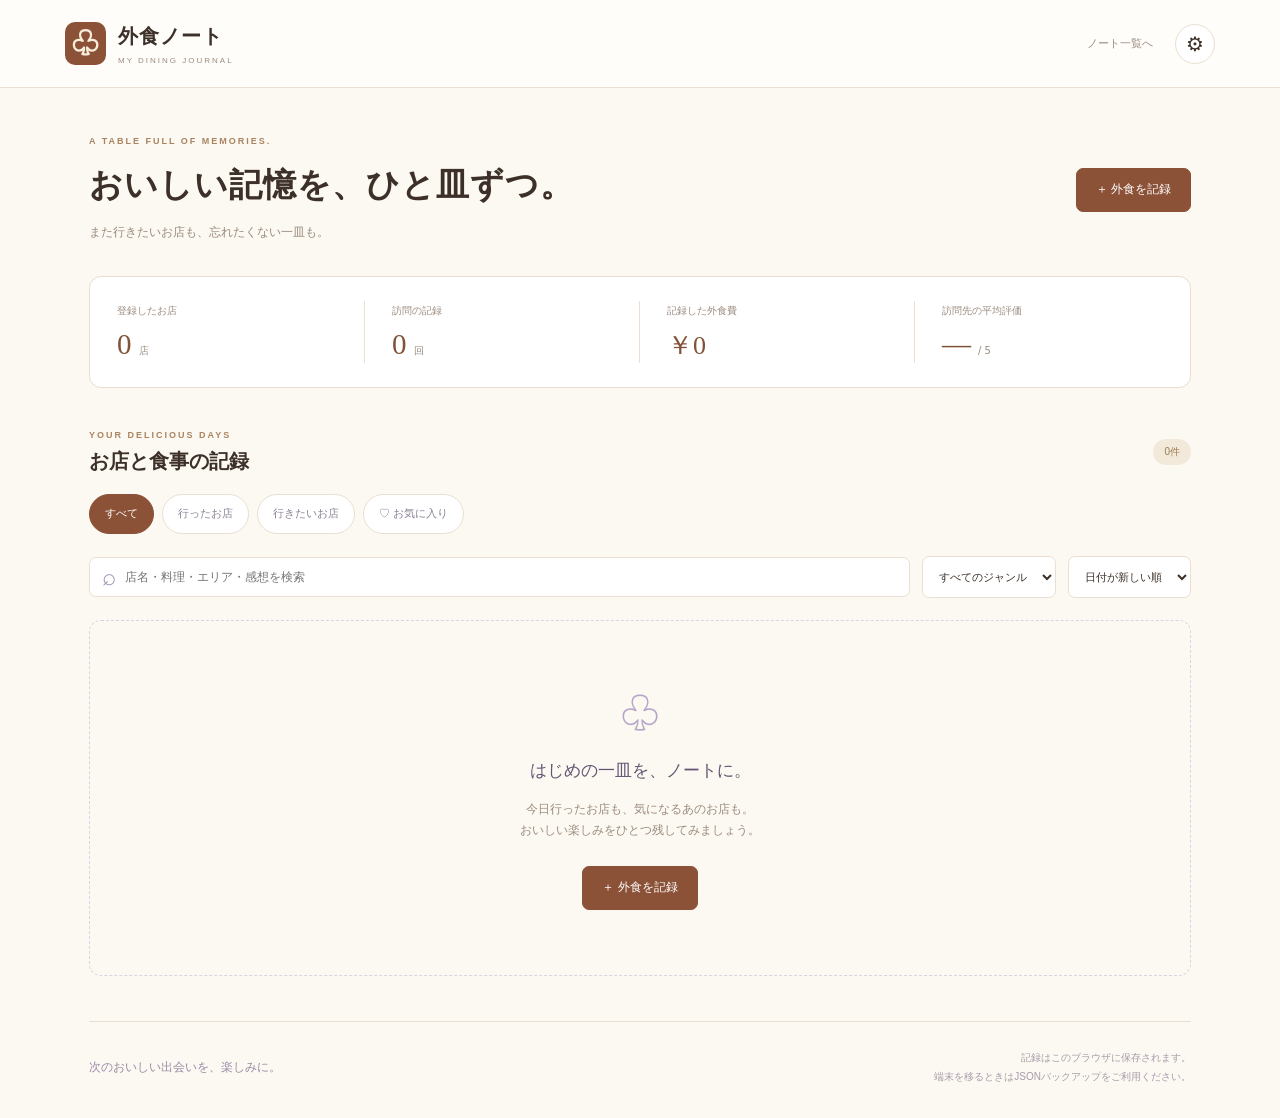
<file: dining-note/index.html>
<!doctype html><html lang="ja"><head><meta charset="utf-8"><meta name="viewport" content="width=device-width,initial-scale=1"><meta name="theme-color" content="#8b5238"><meta name="description" content="おいしかった一皿も、次に行きたいお店も。訪問日・金額・評価を残す外食ノート。"><title>外食ノート | おいしい記憶を、ひと皿ずつ。</title><link rel="stylesheet" href="style.css?v=1"><script defer src="model.js?v=1"></script><script defer src="app.js?v=1"></script></head><body>
<header class="topbar"><a class="brand" href="./"><span class="brand-mark" aria-hidden="true">♧</span><span>外食ノート<small>MY DINING JOURNAL</small></span></a><div class="header-links"><a href="../index.html">ノート一覧へ</a><button id="settings-open" class="icon-button" aria-label="データ・設定">⚙</button></div></header><main><div id="storage-error" class="error-banner" role="alert" hidden></div>
<section class="page-heading"><div><p class="eyebrow">A TABLE FULL OF MEMORIES.</p><h1>おいしい記憶を、<br class="mobile-break">ひと皿ずつ。</h1><p class="lead">また行きたいお店も、忘れたくない一皿も。</p></div><button id="new-entry" class="primary">＋ 外食を記録</button></section>
<section class="summary" aria-label="外食の記録"><div><span>登録したお店</span><strong id="stat-restaurants">0<small>店</small></strong></div><div><span>訪問の記録</span><strong id="stat-visits">0<small>回</small></strong></div><div><span>記録した外食費</span><strong id="stat-total">¥0</strong></div><div><span>訪問先の平均評価</span><strong id="stat-average">—<small>/ 5</small></strong></div></section>
<section aria-labelledby="list-title"><div class="section-heading"><div><p class="eyebrow">YOUR DELICIOUS DAYS</p><h2 id="list-title">お店と食事の記録</h2></div><span id="result-count" class="count"></span></div><div id="view-tabs" class="view-tabs" role="group" aria-label="記録の表示"><button data-view="all" aria-pressed="true">すべて</button><button data-view="visited" aria-pressed="false">行ったお店</button><button data-view="want" aria-pressed="false">行きたいお店</button><button data-view="favorite" aria-pressed="false">♡ お気に入り</button></div><div class="tools"><label class="search"><span aria-hidden="true">⌕</span><input id="search" type="search" aria-label="外食記録を検索" placeholder="店名・料理・エリア・感想を検索"></label><select id="genre-filter" aria-label="ジャンルで絞り込む"><option value="">すべてのジャンル</option></select><select id="sort" aria-label="表示順"><option value="date">日付が新しい順</option><option value="rating">評価が高い順</option><option value="amount">金額が低い順</option></select></div><div id="entry-list" class="book-grid" aria-live="polite"></div></section>
<footer><p>次のおいしい出会いを、楽しみに。</p><span>記録はこのブラウザに保存されます。<br>端末を移るときはJSONバックアップをご利用ください。</span></footer></main>
<dialog id="editor" aria-labelledby="editor-title"><form id="entry-form"><div class="dialog-heading"><div><p class="eyebrow">SAVE A DELICIOUS MOMENT</p><h2 id="editor-title">外食を記録</h2></div><button class="icon-button" type="button" data-close="editor" aria-label="閉じる">×</button></div><div class="dialog-body"><label>店名 <small>必須</small><input name="restaurant" list="restaurant-history" maxlength="120" required placeholder="例：いつもの食堂"></label><datalist id="restaurant-history"></datalist><div class="form-grid"><label>ジャンル<select name="genre"></select></label><label>エリア・場所<input name="area" maxlength="100" placeholder="例：新宿、駅の近く"></label></div><label>料理・メニュー<input name="dish" maxlength="120" placeholder="例：日替わり定食、季節のパスタ"></label><label>記録の種類<select name="status"><option value="visited">行ったお店</option><option value="want">行きたいお店</option></select></label><div class="form-grid"><label><span id="date-label">訪問日</span><input name="date" type="date" min="1900-01-01" max="2200-12-31" required></label><label>利用シーン<select name="occasion"></select></label></div><label><span id="amount-label">支払った金額（円）</span><input name="amount" type="number" inputmode="numeric" min="0" max="999999999" step="1" placeholder="不明なら空欄"></label><p id="amount-help" class="help">実際に支払った金額を記録してください。合計には「行ったお店」の入力済み金額だけを含めます。</p><label>評価<select name="rating"><option value="">未評価</option><option value="5">★★★★★ 5</option><option value="4">★★★★☆ 4</option><option value="3">★★★☆☆ 3</option><option value="2">★★☆☆☆ 2</option><option value="1">★☆☆☆☆ 1</option></select></label><div class="check-options"><label><input name="favorite" type="checkbox">お気に入りのお店</label></div><label>感想・メモ<textarea name="note" maxlength="2000" rows="4" placeholder="味、雰囲気、次に食べたいものなど"></textarea></label><p id="form-error" class="form-error" role="alert"></p></div><div class="dialog-footer"><button id="delete-entry" type="button" class="danger" hidden>削除</button><button type="button" class="secondary" data-close="editor">キャンセル</button><button type="submit" class="primary">保存する</button></div></form></dialog>
<dialog id="settings" aria-labelledby="settings-title"><div class="dialog-heading"><div><p class="eyebrow">KEEP YOUR MEMORIES</p><h2 id="settings-title">データ・設定</h2></div><button type="button" class="icon-button" data-close="settings" aria-label="閉じる">×</button></div><div class="settings-body"><h3>おいしい記録を、手元に。</h3><p>店名・訪問日・金額・評価・感想をJSONで保存できます。読み込みは現在の外食ノートを置き換えます。</p><button id="backup" class="primary">JSONを書き出す</button><button id="csv-export" class="secondary">CSVを書き出す</button><label class="import-label">JSONバックアップを読み込む<input id="restore" type="file" accept="application/json,.json"></label><p class="help">データはこのブラウザだけに保存されます。端末間の自動同期はありません。定期的なバックアップをご利用ください。</p></div></dialog><div id="toast" role="status" hidden></div></body></html>
</file>
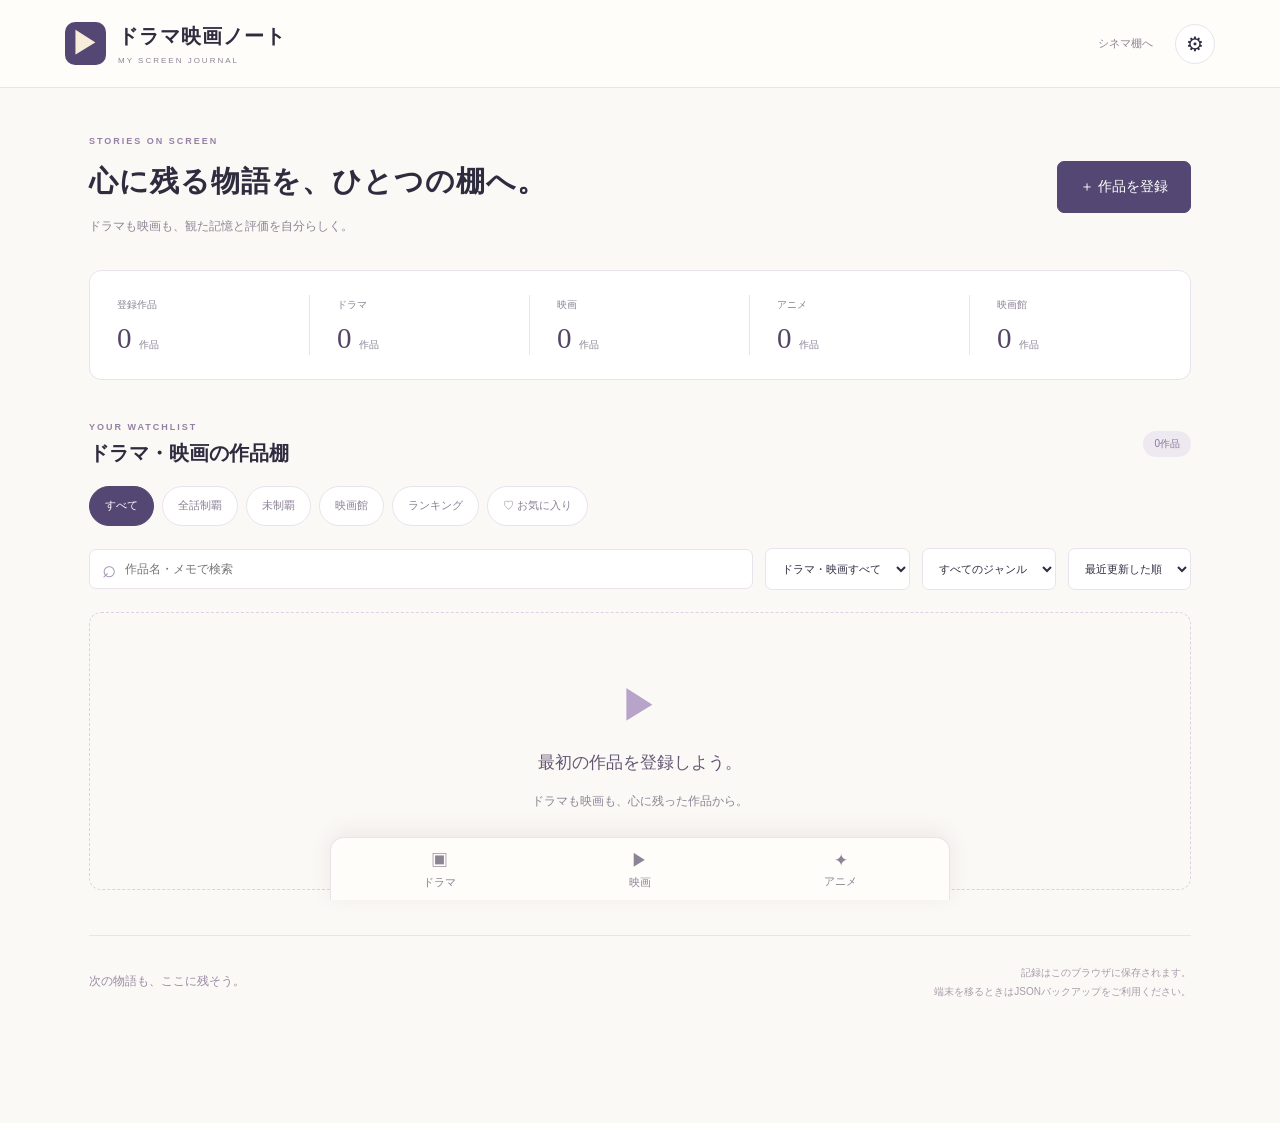
<file: drama-movie-note/index.html>
<!doctype html><html lang="ja"><head><meta charset="utf-8"><meta name="viewport" content="width=device-width,initial-scale=1,viewport-fit=cover"><meta name="theme-color" content="#4c526f"><meta name="description" content="ドラマと映画の評価、全話制覇、ランキングを記録するノート。"><title>ドラマ映画ノート</title><link rel="stylesheet" href="style.css?v=10-type-tabs"><script defer src="model.js?v=9-drama-movie-ratings"></script><script defer src="app.js?v=9-type-tabs"></script></head><body>
<header class="topbar"><a class="brand" href="./"><span class="brand-mark" aria-hidden="true">▶</span><span>ドラマ映画ノート<small>MY SCREEN JOURNAL</small></span></a><div class="header-links"><a href="../index.html">シネマ棚へ</a><button id="settings-open" class="icon-button" aria-label="データ・設定">⚙</button></div></header>
<main><div id="storage-error" class="error-banner" role="alert" hidden></div><section class="page-heading"><div><p class="eyebrow">STORIES ON SCREEN</p><h1>心に残る物語を、<br class="mobile-break">ひとつの棚へ。</h1><p class="lead">ドラマも映画も、観た記憶と評価を自分らしく。</p></div><button id="new-work" class="primary">＋ 作品を登録</button></section>
<section class="summary" aria-label="作品の記録"><div><span>登録作品</span><strong id="stat-total">0<small>作品</small></strong></div><div><span>ドラマ</span><strong id="stat-dramas">0<small>作品</small></strong></div><div><span>映画</span><strong id="stat-movies">0<small>作品</small></strong></div><div><span>アニメ</span><strong id="stat-anime">0<small>作品</small></strong></div><div><span>映画館</span><strong id="stat-theater">0<small>作品</small></strong></div></section>
<section aria-labelledby="shelf-title"><div class="section-heading"><div><p class="eyebrow">YOUR WATCHLIST</p><h2 id="shelf-title">ドラマ・映画の作品棚</h2></div><span id="result-count" class="count"></span></div><div id="view-tabs" class="view-tabs" role="group" aria-label="表示を切り替える"><button data-view="all" aria-pressed="true">すべて</button><button data-view="completed" aria-pressed="false">全話制覇</button><button data-view="unfinished" aria-pressed="false">未制覇</button><button data-view="theater" aria-pressed="false">映画館</button><button data-view="ranking" aria-pressed="false">ランキング</button><button data-view="favorite" aria-pressed="false">♡ お気に入り</button></div><div id="ranking-controls" class="ranking-controls" hidden><div id="ranking-tabs" role="group" aria-label="ランキング項目"></div><p class="help">選んだ項目の点数が高い順です。未評価は除外し、同点は同順位です。</p></div><div class="tools"><label class="search"><span aria-hidden="true">⌕</span><input id="search" type="search" aria-label="作品を検索" placeholder="作品名・メモで検索"></label><select id="type-filter" aria-label="種類で絞り込む"><option value="">ドラマ・映画すべて</option></select><select id="genre-filter" aria-label="ジャンルで絞り込む"><option value="">すべてのジャンル</option></select><select id="sort" aria-label="表示順"><option value="updated">最近更新した順</option><option value="title">作品名順</option><option value="score">総合点が高い順</option></select></div><div id="work-list" class="book-grid" aria-live="polite"></div></section>
<footer><p>次の物語も、ここに残そう。</p><span>記録はこのブラウザに保存されます。<br>端末を移るときはJSONバックアップをご利用ください。</span></footer></main><nav id="type-tabs" class="type-tabs" aria-label="作品の種類"><button type="button" data-type-tab="ドラマ" aria-pressed="false"><span>▣</span>ドラマ</button><button type="button" data-type-tab="映画" aria-pressed="false"><span>▶</span>映画</button><button type="button" data-type-tab="アニメ" aria-pressed="false"><span>✦</span>アニメ</button></nav>
<dialog id="editor" aria-labelledby="editor-title"><form id="work-form"><div class="dialog-heading"><div><p class="eyebrow">ADD TO YOUR JOURNAL</p><h2 id="editor-title">作品を登録</h2></div><button type="button" class="icon-button" data-close="editor" aria-label="閉じる">×</button></div><div class="dialog-body"><label>作品名 <small>必須</small><input name="title" required maxlength="120" placeholder="例：お気に入りのドラマ"></label><div class="form-grid"><label>種類<select name="type"></select></label><label>放送年<input name="year" type="number" min="1900" max="2100" step="1" inputmode="numeric" placeholder="例：2026"></label></div><label>放送年の入力履歴<select id="year-history"><option value="">過去の放送年を選択</option></select></label><label>ジャンル<select name="genre"></select></label><fieldset class="rating-section"><legend>作品の評価</legend><div id="rating-fields" class="rating-fields"></div><div class="overall-rating"><span>総合点（25点満点）</span><output id="overall-score" aria-live="polite">未評価</output></div><p class="help">種類に合った5項目を各5段階で評価し、合計を総合点として自動計算します。</p></fieldset><div class="check-options"><label id="completed-option"><input name="completed" type="checkbox">全話制覇</label><label id="theater-option" hidden><input name="theater" type="checkbox">映画館</label><label><input name="favorite" type="checkbox">お気に入り（総合24点以上は自動）</label></div><label>参照項目<select name="reference"><option value="">未設定</option></select></label><label>メモ・感想<textarea name="note" maxlength="2000" rows="5" placeholder="印象に残った場面や感想など"></textarea></label><p id="form-error" class="form-error" role="alert"></p></div><div class="dialog-footer"><button id="delete-work" type="button" class="danger" hidden>削除</button><button type="button" class="secondary" data-close="editor">キャンセル</button><button type="submit" class="primary">保存する</button></div></form></dialog>
<dialog id="settings" aria-labelledby="settings-title"><div class="dialog-heading"><div><p class="eyebrow">KEEP YOUR STORIES</p><h2 id="settings-title">データ・設定</h2></div><button type="button" class="icon-button" data-close="settings" aria-label="閉じる">×</button></div><div class="settings-body"><h3>作品棚をバックアップ。</h3><p>作品・評価・感想をJSONで保存できます。読み込みは現在の作品棚を置き換えます。</p><button id="backup" class="primary">JSONを書き出す</button><label class="import-label">JSONバックアップを読み込む<input id="restore" type="file" accept="application/json,.json"></label><p class="help">ブラウザのデータ削除や端末変更に備え、定期的に書き出してください。</p></div></dialog><div id="toast" role="status" hidden></div></body></html>
</file>
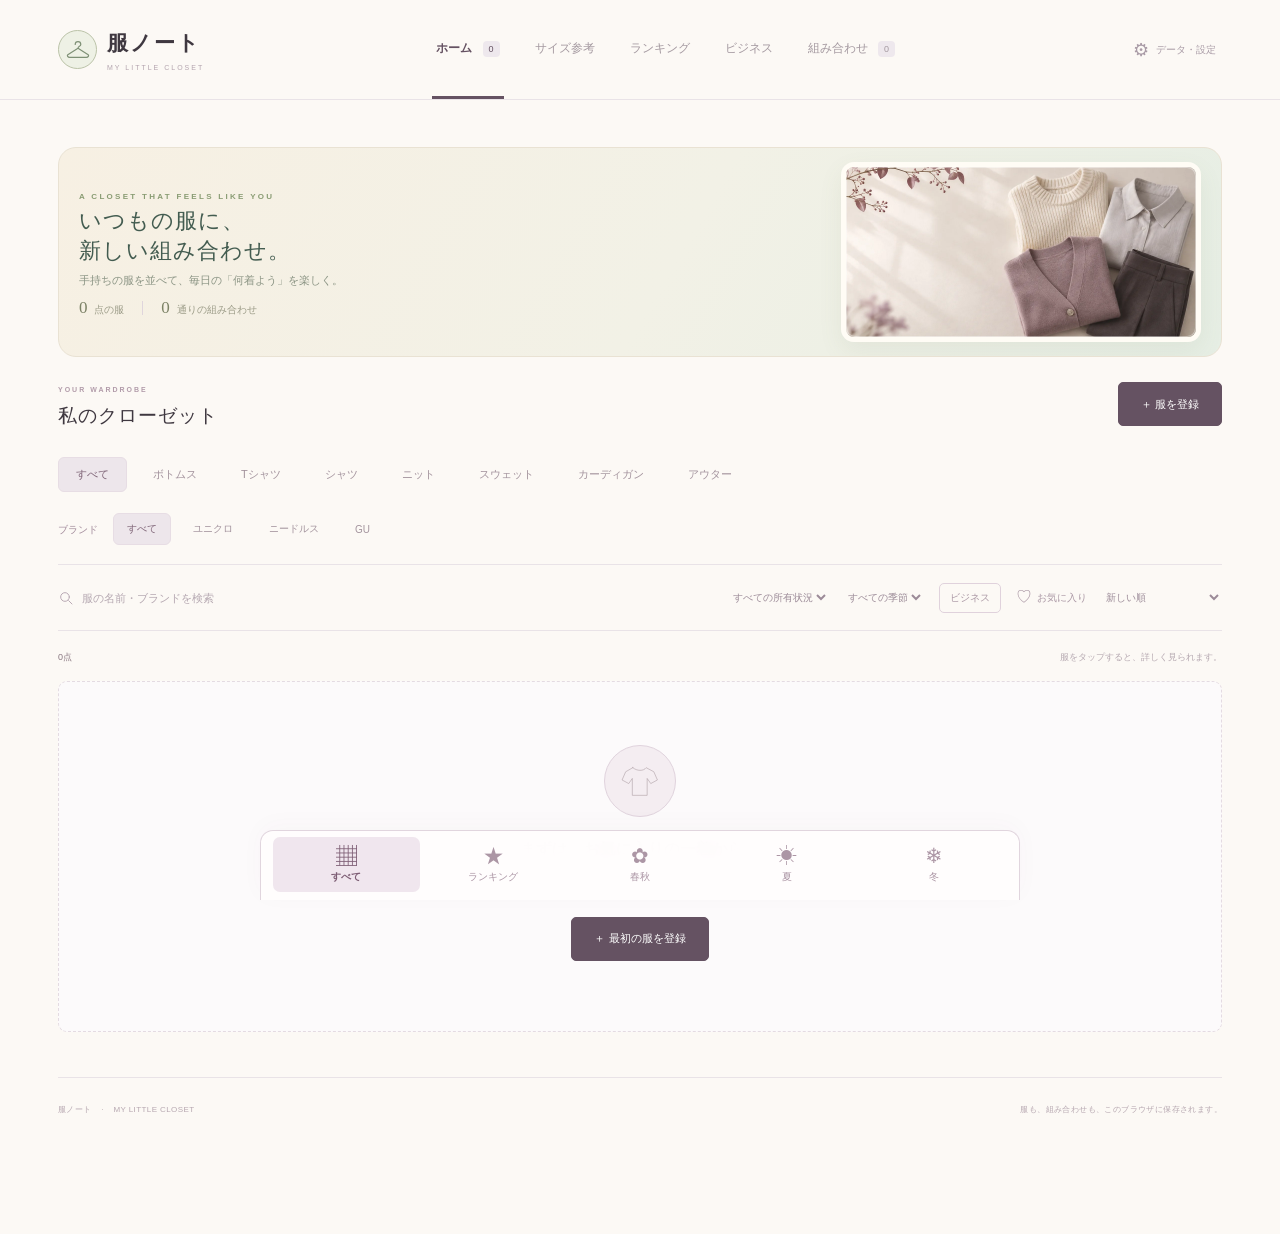
<file: fuku-note/index.html>
<!doctype html><html lang="ja"><head><meta charset="utf-8"><meta name="viewport" content="width=device-width,initial-scale=1"><meta name="theme-color" content="#655262"><meta name="description" content="手持ちの服と、お気に入りの組み合わせを保存する自分だけのクローゼット。"><title>服ノート | いつもの服に、新しい組み合わせ。</title><link rel="stylesheet" href="style.css?v=10-combinations"><link rel="stylesheet" href="organize.css?v=3"><link rel="stylesheet" href="ratings.css?v=4"><link rel="stylesheet" href="home.css?v=4-measurements"><link rel="stylesheet" href="combinations.css?v=8-main-color-size"><link rel="stylesheet" href="compact-home.css?v=2-hero-image"></head><body>
<header><a class="brand" href="#items"><span class="brand-icon"><svg viewBox="0 0 28 28"><path d="M11 8c0-4 6-4 6 0 0 2-3 2-3 4m0 0L3 19c-1 1 0 3 2 3h18c2 0 3-2 2-3z"/></svg></span><span>服ノート<small>MY LITTLE CLOSET</small></span></a><nav class="main-nav" aria-label="メインナビゲーション"><button data-view="items" class="active">ホーム <span id="item-count">0</span></button><button data-view="sizes">サイズ参考</button><button data-view="rankings">ランキング</button><button data-view="business">ビジネス</button><button data-view="outfits">組み合わせ <span id="outfit-count">0</span></button></nav><button id="settings-open" class="settings-button" aria-label="データ・設定">⚙︎<span>データ・設定</span></button></header>
<main><div id="storage-error" class="error-banner" role="alert" hidden></div><section class="page-heading"><div><span class="eyebrow" id="eyebrow">A CLOSET THAT FEELS LIKE YOU</span><h1 id="page-title">いつもの服に、<br>新しい組み合わせ。</h1><p id="page-description">手持ちの服を並べて、毎日の「何着よう」を楽しく。</p><div class="small-stats"><span><b id="stat-items">0</b> 点の服</span><i></i><span><b id="stat-outfits">0</b> 通りの組み合わせ</span></div></div><figure class="home-photo"><img src="assets/wardrobe-hero.webp" alt="ニットやシャツ、カーディガンを並べた服ノートのイメージ" width="1400" height="700"></figure></section>
<section id="size-reference-section" hidden><div class="collection-heading"><div><span class="section-kicker">MY SIZE GUIDE</span><h2>サイズ参考</h2></div><button id="new-size-reference" class="primary">＋ サイズを登録</button></div><p class="help">手持ちの服や試着した服のサイズを残して、次のお買い物の目安に。ブランドや商品によって寸法は異なります。</p><div id="size-reference-list" class="size-reference-list"></div></section><section class="collection"><div class="collection-heading"><div><span class="section-kicker" id="section-kicker">YOUR WARDROBE</span><h2 id="collection-title">私のクローゼット</h2></div><button class="primary" id="new-entry">＋ 服を登録</button></div><div class="category-tabs" id="category-tabs" aria-label="カテゴリーで絞り込む"></div><div class="brand-filters"><span id="brand-filter-label">ブランド</span><div id="brand-tabs" class="category-tabs" aria-label="ブランドで絞り込む"></div><div id="subbrand-filter" hidden><span>サブブランド</span><div id="subbrand-tabs" class="category-tabs" aria-label="サブブランドで絞り込む"></div></div></div><div id="reference-date-tools" class="reference-date-tools" hidden><label>参考の日付<input id="reference-date-filter" type="date" min="1900-01-01" max="2200-12-31"></label><button id="clear-reference-date" class="text-button">日付をクリア</button></div><div class="toolbar"><label class="search"><svg viewBox="0 0 24 24"><circle cx="10.5" cy="10.5" r="6.5"/><path d="m16 16 5 5"/></svg><input id="search" type="search" placeholder="服の名前・ブランドを検索" aria-label="検索"></label><div><select id="ownership-filter" aria-label="所有状況で絞り込む"><option value="">すべての所有状況</option><option value="wanted">欲しい</option><option value="unowned">持ってない</option><option value="owned">持ってる</option></select><select id="season-filter" aria-label="季節で絞り込む"><option value="">すべての季節</option></select><button id="business-filter" class="filter-button business-filter" aria-pressed="false">ビジネス</button><button id="favorite-filter" class="filter-button" aria-pressed="false">♡ <span>お気に入り</span></button><select id="sort" aria-label="表示順"><option value="new">新しい順</option><option value="name">名前順</option><option id="reference-sort" value="referenceDate" hidden>参考の日付が新しい順</option></select></div></div><div id="ranking-controls" class="ranking-controls" hidden><div id="rating-tabs" class="rating-tabs" role="group" aria-label="評価項目別ランキング"></div><p>選んだ項目の点数が高い順に表示します。未評価は除外し、同点は同順位です。</p></div><div class="result-line"><span id="result-count">0点</span><span id="collection-hint">服をタップすると、詳しく見られます。</span></div><div id="collection-grid" aria-live="polite"><div class="loading">クローゼットを開いています…</div></div></section><footer><span>服ノート <i>·</i> MY LITTLE CLOSET</span><span>服も、組み合わせも、このブラウザに保存されます。</span></footer></main>
<dialog id="size-reference-dialog" aria-labelledby="size-reference-title"><form id="size-reference-form"><div class="dialog-head"><div><span class="eyebrow">MY SIZE GUIDE</span><h2 id="size-reference-title">サイズ参考を登録</h2></div><button type="button" class="close" data-close="size-reference-dialog" aria-label="閉じる">×</button></div><div class="dialog-scroll"><label>ブランド・商品名 <small>必須</small><input name="name" maxlength="100" required placeholder="例：ユニクロのシャツ"></label><div class="form-grid"><label>種類<select name="category"></select></label><label>サイズ表記 <small>必須</small><input name="size" maxlength="40" required placeholder="例：M、ウエスト70、24cm"></label></div><div id="size-dimension-fields"></div><label>その他の寸法・採寸メモ<input name="measurements" maxlength="300" placeholder="例：肩幅40cm、身幅50cm、着丈65cm"></label><label>着心地・参考メモ<textarea name="note" maxlength="1000" rows="4" placeholder="例：Mがちょうどよい。袖は少し長め。"></textarea></label><p id="size-reference-error" class="form-error" role="alert"></p></div><div class="dialog-footer"><button class="secondary" type="button" data-close="size-reference-dialog">キャンセル</button><button class="primary" type="submit">保存する</button></div></form></dialog><dialog id="item-dialog" aria-labelledby="item-title"><form id="item-form"><div class="dialog-head"><div><span class="eyebrow">ADD TO YOUR CLOSET</span><h2 id="item-title">服を登録</h2></div><button type="button" class="close" data-close="item-dialog" aria-label="閉じる">×</button></div><div class="dialog-scroll"><label>服の名前 <small>必須</small><input name="name" required maxlength="80" placeholder="例：白のリネンシャツ"></label><div class="form-grid"><label>カテゴリー<select name="category" required></select></label><label>カラー<select name="color"></select></label><label>季節<select name="season"></select></label><label id="reference-date-field" hidden>参考の日付<input name="referenceDate" type="date" min="1900-01-01" max="2200-12-31"></label></div><label>所有状況<select name="ownership"><option value="wanted">欲しい</option><option value="unowned">持ってない</option><option value="owned">持ってる</option></select></label><label id="wish-rating-field" hidden>欲しい評価<select name="wishRating"><option value="">未評価</option><option value="5">★★★★★</option><option value="4">★★★★☆</option><option value="3">★★★☆☆</option><option value="2">★★☆☆☆</option><option value="1">★☆☆☆☆</option></select></label><label class="business-check"><input name="business" type="checkbox">ビジネスで使う服</label><fieldset class="entry-brand-field"><legend>ブランド</legend><div id="entry-brand-tabs" class="category-tabs" aria-label="登録するブランド"></div><input name="brand" maxlength="80" placeholder="その他のブランドも入力できます" aria-label="ブランド名"></fieldset><label id="entry-subbrand-field" hidden>サブブランド<select name="subbrand"><option value="">未設定</option></select></label><section class="item-ratings" aria-labelledby="item-ratings-title"><h3 id="item-ratings-title">服の評価 <small>各5段階・任意</small></h3><div id="rating-fields" class="rating-fields"></div></section><section class="reference-info" aria-labelledby="reference-info-title"><h3 id="reference-info-title">参照情報</h3><label>参照<select name="referenceSource"><option>八田エミリ</option><option>チャッピー</option></select></label><label>アップ日<input name="uploadDate" type="date" min="1900-01-01" max="2200-12-31"></label><label>入力履歴から選ぶ<select id="upload-date-history"><option value="">過去のアップ日を選択</option></select></label></section><label>メモ<textarea name="note" rows="3" maxlength="1000" placeholder="素材やサイズ、合わせたい服など"></textarea></label><p class="form-error" id="item-error" role="alert"></p></div><div class="dialog-footer"><button type="button" class="secondary" data-close="item-dialog">キャンセル</button><button class="primary" type="submit">服を保存</button></div></form></dialog>
<dialog id="outfit-dialog" aria-labelledby="outfit-title"><form id="outfit-form"><div class="dialog-head"><div><span class="eyebrow">MAKE A NEW COMBINATION</span><h2 id="outfit-title">組み合わせを作る</h2></div><button type="button" class="close" data-close="outfit-dialog" aria-label="組み合わせを閉じる">×</button></div><div class="dialog-scroll"><label>組み合わせの名前 <small>必須</small><input name="name" required maxlength="80" placeholder="例：休日のお出かけコーデ"></label><div class="selection-heading"><h3>合わせる服を選ぶ</h3><span id="selected-count">0点選択</span></div><p class="help">シャツ・ボトムスなど、好きな服を20点まで選べます。</p><div class="picker-tools"><input id="picker-search" type="search" placeholder="服の名前で探す" aria-label="組み合わせに使う服を検索"><select id="picker-category" aria-label="選ぶ服のカテゴリー"></select></div><div id="item-picker" class="item-picker"></div><div class="selected-preview"><h3>選んだ服</h3><div id="selected-items"></div></div><div class="form-grid"><label>シーン<select name="scene"></select></label><label>季節<select name="season"></select></label></div><label>メモ<textarea name="note" maxlength="1000" rows="3" placeholder="着たい日や、着こなしのポイントなど"></textarea></label><p class="form-error" id="outfit-error" role="alert"></p></div><div class="dialog-footer"><button type="button" class="secondary" data-close="outfit-dialog">キャンセル</button><button class="primary" type="submit">組み合わせを保存</button></div></form></dialog>
<dialog id="detail-dialog" aria-labelledby="detail-title"><div class="detail-layout"><div class="dialog-head"><div><span class="eyebrow" id="detail-kicker">IN YOUR CLOSET</span><h2 id="detail-title"></h2></div><button class="close" data-close="detail-dialog" aria-label="詳細を閉じる">×</button></div><div id="detail-body" class="dialog-scroll"></div><div class="dialog-footer detail-footer"><button id="delete-entry" class="delete-link">削除</button><button id="detail-combine" class="secondary">この服で組み合わせ</button><button id="edit-entry" class="primary">編集する</button></div></div></dialog>
<dialog id="settings-dialog" aria-labelledby="settings-title"><div class="dialog-head"><div><span class="eyebrow">KEEP YOUR CLOSET</span><h2 id="settings-title">データ・設定</h2></div><button class="close" data-close="settings-dialog" aria-label="設定を閉じる">×</button></div><div class="settings-body"><h3>服と組み合わせを、まるごと保存。</h3><p>登録した服・組み合わせを、バックアップに保存できます。端末を替えるときにも使えます。</p><button class="primary" id="backup">バックアップを書き出す</button><button class="secondary" id="restore-open">バックアップを読み込む</button><p class="storage-note">記録はこのブラウザに保存されます。別の端末とは自動同期されません。ブラウザのデータを消す前にバックアップをお取りください。</p></div></dialog>
<nav class="bottom-nav" aria-label="季節とランキングで服を表示"><button data-bottom="all"><span class="season-mark">▦</span><b>すべて</b></button><button data-bottom="rankings"><span class="season-mark">★</span><b>ランキング</b></button><button data-bottom="春秋"><span class="season-mark">✿</span><b>春秋</b></button><button data-bottom="夏"><span class="season-mark">☀</span><b>夏</b></button><button data-bottom="冬"><span class="season-mark">❄</span><b>冬</b></button></nav><input id="restore" type="file" accept="application/json" hidden><div id="toast" role="status" hidden></div><script src="model.js?v=15-reference-source"></script><script src="app.js?v=22-reference-source"></script></body></html>
</file>
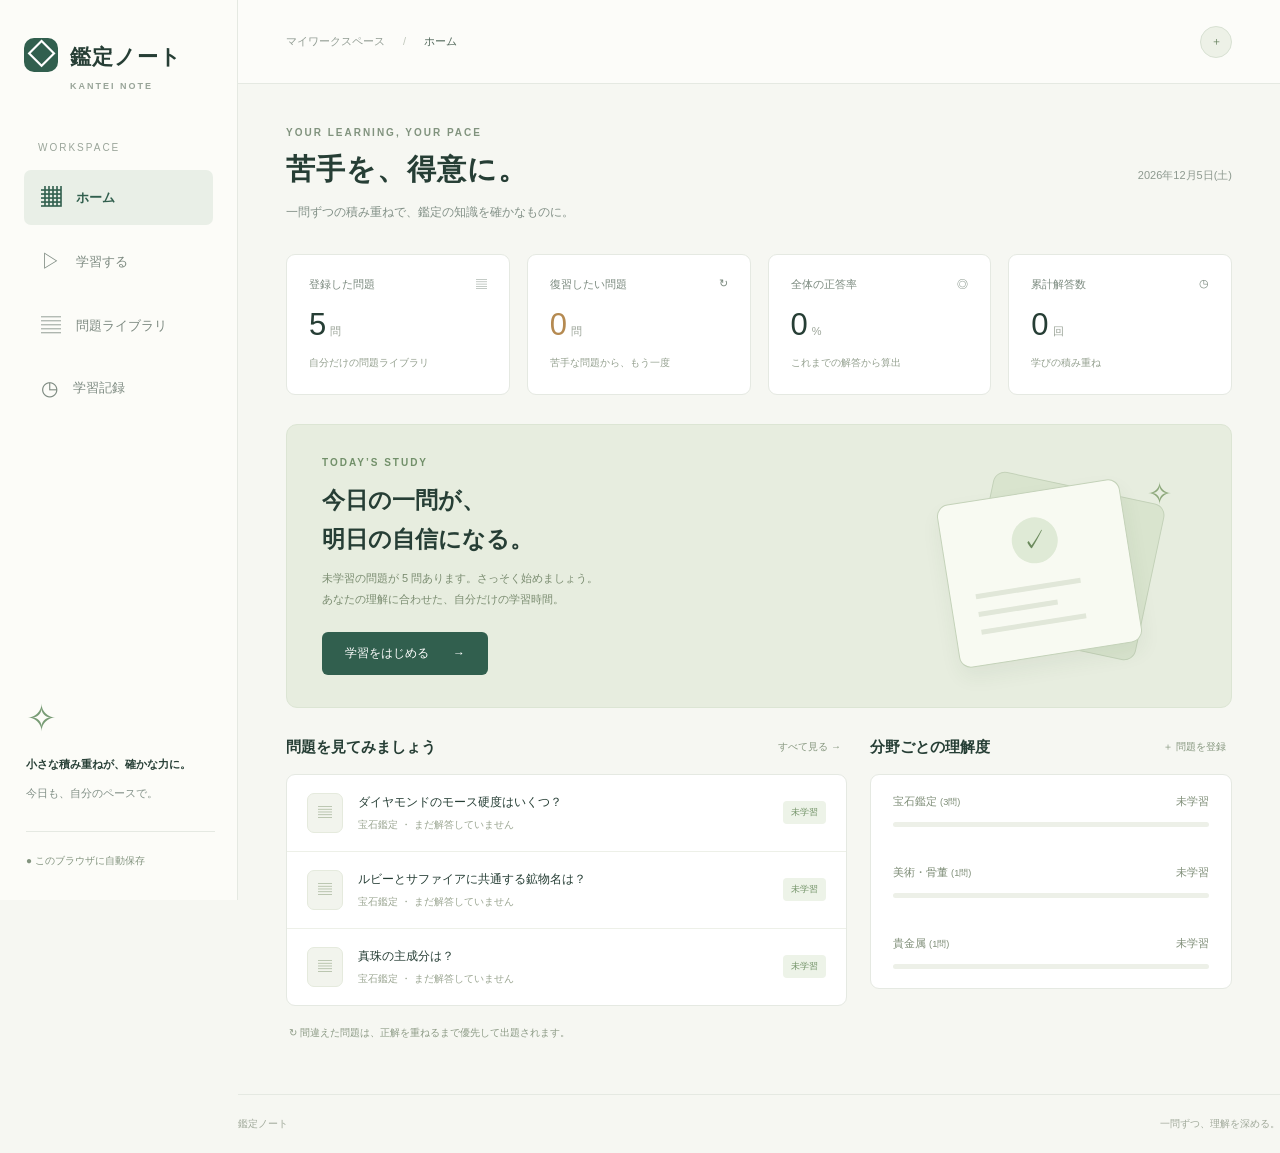
<file: kantei-note/index.html>
<!doctype html><html lang="ja"><meta charset="utf-8"><meta name="viewport" content="width=device-width,initial-scale=1"><title>鑑定ノート — 苦手を、得意に。</title><link rel="stylesheet" href="style.css?v=2"><body><aside><a class="brand" href="#home"><span class="logo">◇</span> 鑑定ノート<small>KANTEI NOTE</small></a><div class="navlabel">WORKSPACE</div><nav><button data-page="home">▦ <span>ホーム</span></button><button data-page="study">▷ <span>学習する</span></button><button data-page="questions">▤ <span>問題ライブラリ</span></button><button data-page="history">◷ <span>学習記録</span></button></nav><div class="sidebottom"><div class="leaf">✧</div><b>小さな積み重ねが、確かな力に。</b><p>今日も、自分のペースで。</p><span class="local">● このブラウザに自動保存</span></div></aside><div class="workspace"><header><span>マイワークスペース <i>/</i> <b id="crumb">ホーム</b></span><button class="avatar" aria-label="問題を登録" onclick="openEditor()">＋</button></header><main id="main"></main><footer>鑑定ノート <span>一問ずつ、理解を深める。</span></footer></div><dialog id="editor"><form id="form"><div class="dialoghead"><h2 id="formtitle">問題を登録</h2><button type="button" class="plain" aria-label="閉じる" onclick="closeEditor()">✕</button></div><section class="photo-section" aria-label="写真から登録"><div class="sectiontitle"><h2>写真から登録</h2><span class="pill green">日本語・英語</span></div><p class="photo-help">問題の写真を選んで、文字を読み取れます。写真のまま保存することもできます。</p><div class="photo-actions"><label class="secondary photo-picker" for="photo-file">▧ 写真を選ぶ</label><label class="secondary photo-picker" for="photo-camera">◎ 撮影する</label><input id="photo-file" type="file" accept="image/*" hidden><input id="photo-camera" type="file" accept="image/*" capture="environment" hidden></div><div id="photo-preview" hidden><button type="button" class="photo-preview-button" onclick="viewPhoto(editorPhoto)" aria-label="写真を拡大"><img id="editor-image" alt="登録する問題の写真"></button><div class="photo-actions"><button type="button" id="read-photo" class="secondary" onclick="readPhoto()">写真から問題文を読み取る</button><button type="button" id="cancel-ocr" class="plain" onclick="cancelOCR()" hidden>読み取りを中止</button><button type="button" id="remove-photo" class="plain" onclick="clearPhoto()">写真を外す</button></div></div><p id="photo-status" class="photo-help" role="status" aria-live="polite"></p><p class="photo-help">答えが写らないように、1枚につき1問を撮影してください。読み取った文字と正解を確認してから保存してください。</p></section><label>分野<input name="category" required placeholder="例：宝石鑑定" maxlength="50"></label><label>問題<textarea name="question" required rows="3" placeholder="覚えたい問題を入力" maxlength="3000"></textarea></label><label>正解<textarea name="answer" required rows="2" placeholder="正解を入力" maxlength="3000"></textarea></label><label>解説・メモ<textarea name="note" rows="2" placeholder="理解のポイント（任意）" maxlength="5000"></textarea></label><button class="primary" type="submit">保存する</button></form></dialog><div id="toast" role="status"></div><dialog id="photo-viewer"><div class="dialoghead"><h2>問題の写真</h2><button type="button" class="plain" aria-label="閉じる" onclick="document.querySelector('#photo-viewer').close()">✕</button></div><img id="full-photo" alt="問題の写真（拡大）"></dialog><script src="photo.js?v=2"></script><script src="app.js?v=2"></script></body></html>
</file>
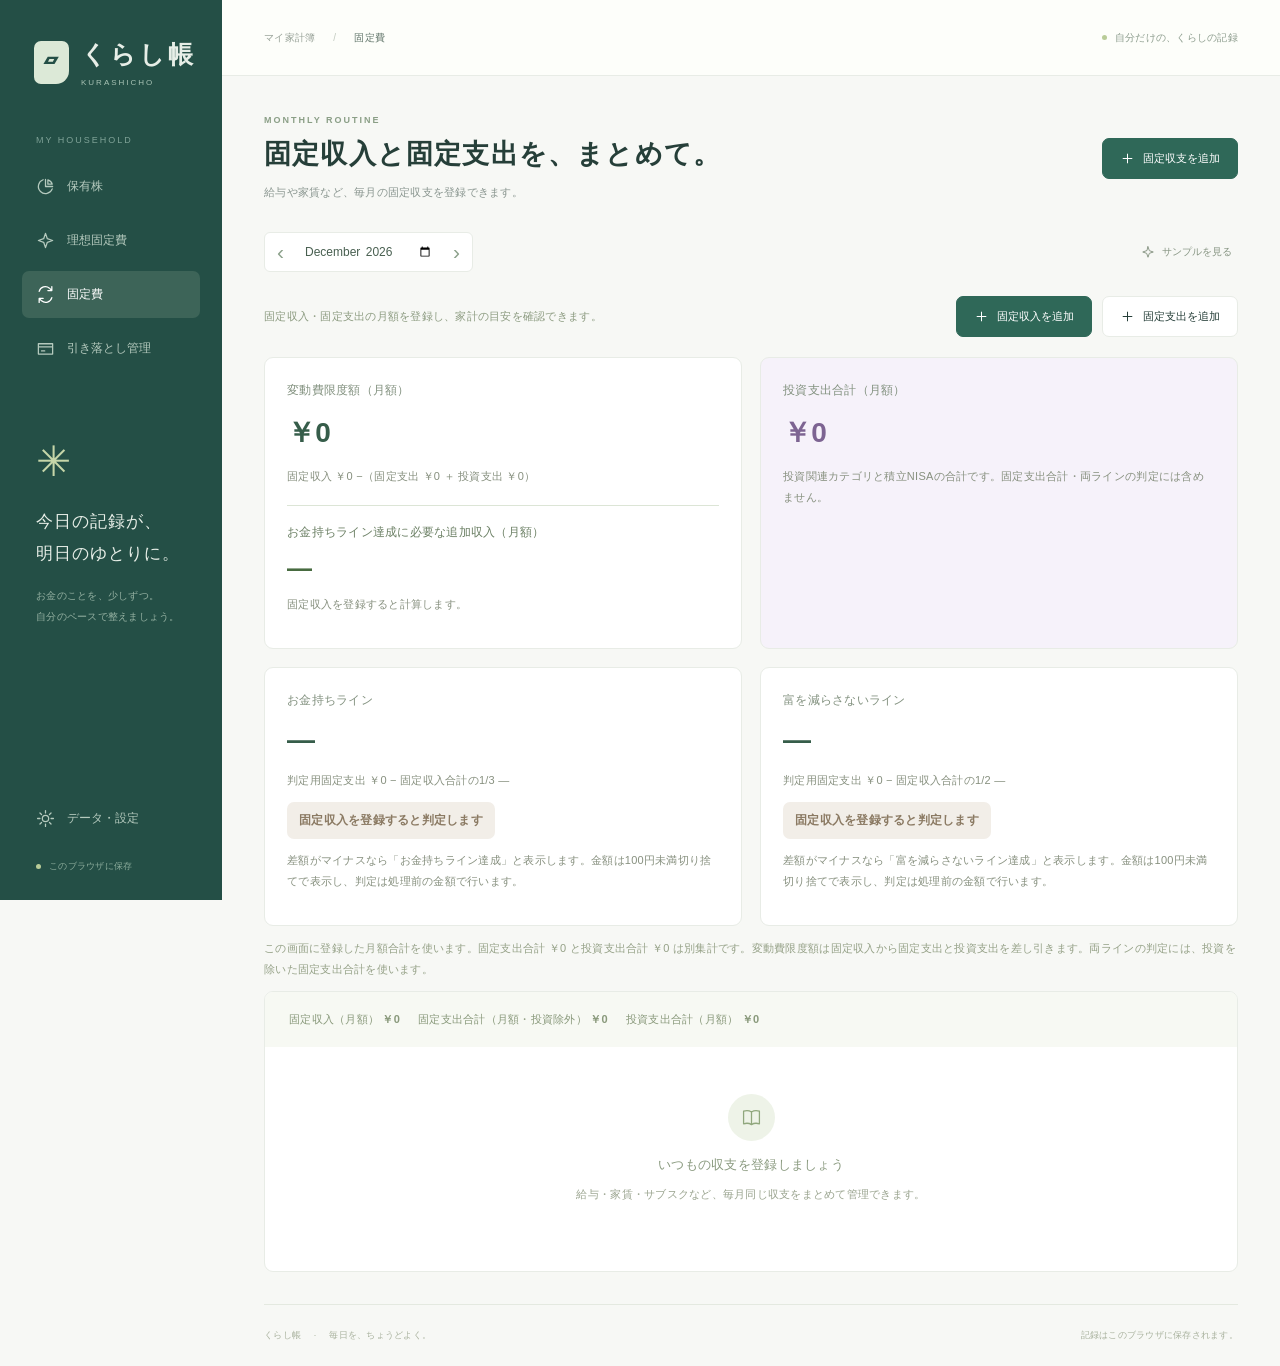
<file: kurashi-ledger/index.html>
<!doctype html>
<html lang="ja"><head><meta charset="utf-8"><meta name="viewport" content="width=device-width,initial-scale=1"><meta name="theme-color" content="#244f46"><meta name="description" content="収入と生活費を記録して、くらしのお金をひと目で。毎月の予算や固定費も管理できるシンプルな家計簿。"><title>くらし帳 | 収入と生活費を、ひと目で。</title><link rel="icon" href="data:image/svg+xml,%3Csvg xmlns='http://www.w3.org/2000/svg' viewBox='0 0 40 40'%3E%3Crect width='40' height='40' rx='12' fill='%23244f46'/%3E%3Cpath d='M12 11h16v21l-8-4-8 4z' fill='%23f3e5b7'/%3E%3C/svg%3E"><link rel="stylesheet" href="style.css"><link rel="stylesheet" href="debit.css?v=13-additional-income"></head>
<body><aside class="sidebar"><a href="#recurring" class="brand" aria-label="くらし帳 ホーム"><span class="brand-mark">▱</span><span>くらし帳<small>KURASHICHO</small></span></a><div class="workspace-label">MY HOUSEHOLD</div><nav aria-label="メインナビゲーション"><button data-view="stocks"><span data-icon="pie"></span>保有株</button><button data-view="ideal"><span data-icon="spark"></span>理想固定費</button><button data-view="recurring"><span data-icon="repeat"></span>固定費</button><button data-view="debits"><span data-icon="card"></span>引き落とし管理</button></nav><div class="sidebar-note"><span class="mini-flower">✳</span><b>今日の記録が、<br>明日のゆとりに。</b><p>お金のことを、少しずつ。<br>自分のペースで整えましょう。</p></div><div class="sidebar-bottom"><button data-view="settings"><span data-icon="settings"></span>データ・設定</button><span class="device-status"><i></i> このブラウザに保存</span></div></aside>
<div class="shell"><header class="topbar"><span class="breadcrumb">マイ家計簿 <span>/</span> <b id="breadcrumb">ダッシュボード</b></span><span class="top-note"><i></i> 自分だけの、くらしの記録</span></header><main><div class="demo-notice" id="demo-notice" hidden><span>サンプルを表示しています。実際の記録には保存されません。</span><button onclick="toggleDemo(false)">サンプルを終了 ✕</button></div><div id="load-error" class="storage-warning" hidden>保存データを読み込めませんでした。新しい記録で上書きせず、データ・設定からバックアップを書き出して確認してください。</div><div class="page-heading"><div><div class="eyebrow" id="eyebrow">YOUR MONEY, YOUR PACE</div><h1 id="page-title">くらしのお金を、ひと目で。</h1><p id="page-subtitle">毎日の記録から、今月のゆとりを見つけましょう。</p></div><button class="button primary add-button" onclick="openEntry()"><span data-icon="plus"></span>収支を記録</button></div><div class="period-row"><div class="month-picker"><button aria-label="前の月" onclick="changeMonth(-1)">‹</button><label><span class="sr-only">表示する月</span><input id="month" type="month" min="2000-01" max="2100-12"></label><button aria-label="次の月" onclick="changeMonth(1)">›</button></div><div class="period-actions"><button class="quiet-button" id="today-button" onclick="setMonth(today().slice(0,7))">今月に戻る</button><button class="quiet-button" id="demo-button" onclick="toggleDemo(true)"><span data-icon="spark"></span>サンプルを見る</button></div></div><div id="content"></div><footer><span>くらし帳 <span class="footer-dot">·</span> 毎日を、ちょうどよく。</span><span>記録はこのブラウザに保存されます。</span></footer></main></div>
<dialog id="entry-dialog" aria-labelledby="entry-title"><form id="entry-form"><div class="dialog-heading"><div><div class="eyebrow">MONEY LOG</div><h2 id="entry-title">収支を記録</h2></div><button class="icon-button" type="button" onclick="document.querySelector('#entry-dialog').close()" aria-label="閉じる">✕</button></div><div class="type-switch"><label><input type="radio" name="type" value="expense" checked>支出</label><label><input type="radio" name="type" value="income">収入</label></div><div class="amount-field"><label for="amount">金額</label><div><span>¥</span><input id="amount" name="amount" type="number" inputmode="numeric" min="1" max="999999999" step="1" placeholder="0" required></div></div><div class="form-grid"><label>日付<input name="date" type="date" min="2000-01-01" max="2100-12-31" required></label><label>カテゴリー<select name="category" required></select></label></div><label>内容<input name="label" maxlength="80" placeholder="例：スーパーで買い物（省略可）"></label><label>支払い・受取方法<select name="payment"><option>現金</option><option>クレジットカード</option><option>銀行口座</option><option>電子マネー</option><option>その他</option></select></label><label>メモ <span class="optional">任意</span><textarea name="note" maxlength="500" rows="2" placeholder="覚えておきたいこと"></textarea></label><p id="entry-error" class="form-error" role="alert"></p><button type="submit" class="button primary full">記録を保存</button></form></dialog>
<dialog id="recurring-dialog" aria-labelledby="recurring-title"><form id="recurring-form"><div class="dialog-heading"><div><div class="eyebrow">MONTHLY ROUTINE</div><h2 id="recurring-title">毎月の固定収支を追加</h2></div><button type="button" class="icon-button" onclick="document.querySelector('#recurring-dialog').close()" aria-label="閉じる">✕</button></div><div class="type-switch"><label><input type="radio" name="type" value="expense" checked>固定支出</label><label><input type="radio" name="type" value="income">固定収入</label></div><label>内容<input name="label" maxlength="80" placeholder="例：家賃、給与" required></label><div class="form-grid"><label>月額（円）<input name="amount" type="text" inputmode="numeric" autocomplete="off" required></label><label>毎月何日？<input name="day" type="number" min="1" max="31" step="1" required value="25"></label></div><label>カテゴリー<select name="category" required></select></label><label>支払い・受取方法<select name="payment"><option>銀行口座</option><option>クレジットカード</option><option>現金</option><option>電子マネー</option><option>その他</option></select></label><label id="recurring-nisa-label" class="recurring-nisa-check"><input type="checkbox" name="isNisa">積立NISA（投資支出として別集計）</label><p class="help">月末を超える日は、その月の最終日に記録します。追加後に「この月に反映」を押すと収支の記録に入ります。</p><p id="recurring-error" class="form-error" role="alert"></p><button type="submit" class="button primary full">固定収支を保存</button></form></dialog>
<dialog id="debit-dialog" aria-labelledby="debit-title"><form id="debit-form"><div class="dialog-heading"><div><div class="eyebrow">DEBIT SCHEDULE</div><h2 id="debit-title">引き落としを記録</h2></div><button type="button" class="icon-button" onclick="document.querySelector('#debit-dialog').close()" aria-label="閉じる">✕</button></div><div class="amount-field"><label for="debit-amount">引き落とし金額</label><div><span>¥</span><input id="debit-amount" name="amount" type="text" inputmode="numeric" autocomplete="off" placeholder="0" required></div></div><label>カード・引き落とし名<input name="label" maxlength="80" placeholder="例：○○カード、家賃、携帯料金" required></label><div id="debit-name-options"></div><label>入力日<input name="inputDate" type="date" min="2000-01-01" max="2100-12-31" aria-describedby="debit-date-help"></label><p class="help" id="debit-date-help">入力日を変更すると、引き落とし日がその翌月27日に自動更新されます。</p><div class="form-grid"><label>引き落とし日<input name="date" type="date" min="2000-01-01" max="2100-12-31" required></label><label>状態<select name="status"><option value="planned">引き落とし予定</option><option value="paid">引き落とし済み</option></select></label></div><label>引き落とし口座<input name="account" maxlength="80" placeholder="例：生活口座、○○銀行"></label><label>メモ <span class="optional">任意</span><textarea name="note" maxlength="500" rows="2" placeholder="利用月や締め日など"></textarea></label><p class="help">この金額は引き落とし日の月の支出に含まれます。カード利用を個別に支出登録している場合は、二重計上にご注意ください。</p><p id="debit-error" class="form-error" role="alert"></p><button type="submit" class="button primary full">引き落としを保存</button></form></dialog>
<dialog id="stock-dialog" aria-labelledby="stock-title"><form id="stock-form"><div class="dialog-heading"><h2 id="stock-title">保有株を登録</h2><button class="icon-button" type="button" onclick="document.querySelector('#stock-dialog').close()" aria-label="閉じる">✕</button></div><label>銘柄名・コード<input name="name" maxlength="100" required placeholder="例：○○株式会社（1234）"></label><label>種類<select name="kind"><option>国内株式</option><option>米国株式</option><option>海外株式</option><option>ETF</option><option>投資信託</option><option>その他</option></select></label><div class="form-grid"><label>保有株数（株）<input name="shares" type="number" min="0" max="999999999" step="any" inputmode="decimal" placeholder="例：100"></label><label>1株配当（円）<input name="dividendPerShare" type="number" min="0" max="999999999" step="any" inputmode="decimal" placeholder="例：25.5"></label></div><div class="form-grid"><label>配当落ち日<input name="exDividendDate" type="date" min="2000-01-01" max="2100-12-31"></label><label>配当支払い日<input name="dividendPaymentDate" type="date" min="2000-01-01" max="2100-12-31"></label></div><label>メモ<textarea name="note" maxlength="500" placeholder="口座や保有状況など（任意）"></textarea></label><p id="stock-error" class="form-error" role="alert"></p><button class="button primary full" type="submit">保有株を保存</button></form></dialog>
<dialog id="stock-event-dialog" aria-labelledby="stock-event-title"><form id="stock-event-form"><div class="dialog-heading"><h2 id="stock-event-title">配当金を記録</h2><button class="icon-button" type="button" onclick="document.querySelector('#stock-event-dialog').close()" aria-label="閉じる">✕</button></div><p id="stock-event-name"></p><label id="dividend-kind-label">配当金の種類<select name="kind"><option>普通配当</option><option>特別配当</option><option>記念配当</option><option>分配金</option><option>その他</option></select></label><label><span id="stock-event-date-label">入金日</span><input name="date" type="date" min="2000-01-01" max="2100-12-31" required></label><label><span id="stock-event-amount-label">配当金額（円）</span><input name="amount" type="number" min="1" max="999999999" step="1" inputmode="numeric" required></label><p class="help">金額は円で記録します。家計の収支には自動加算されません。</p><p id="stock-event-error" class="form-error" role="alert"></p><button class="button primary full" type="submit">記録を保存</button></form></dialog>
<div id="toast" role="status" aria-live="polite" hidden></div><input id="restore-file" type="file" accept="application/json" hidden><script src="model.js?v=13-ideal-fixed"></script><script src="app.js?v=23-ideal-fixed"></script></body></html>
</file>
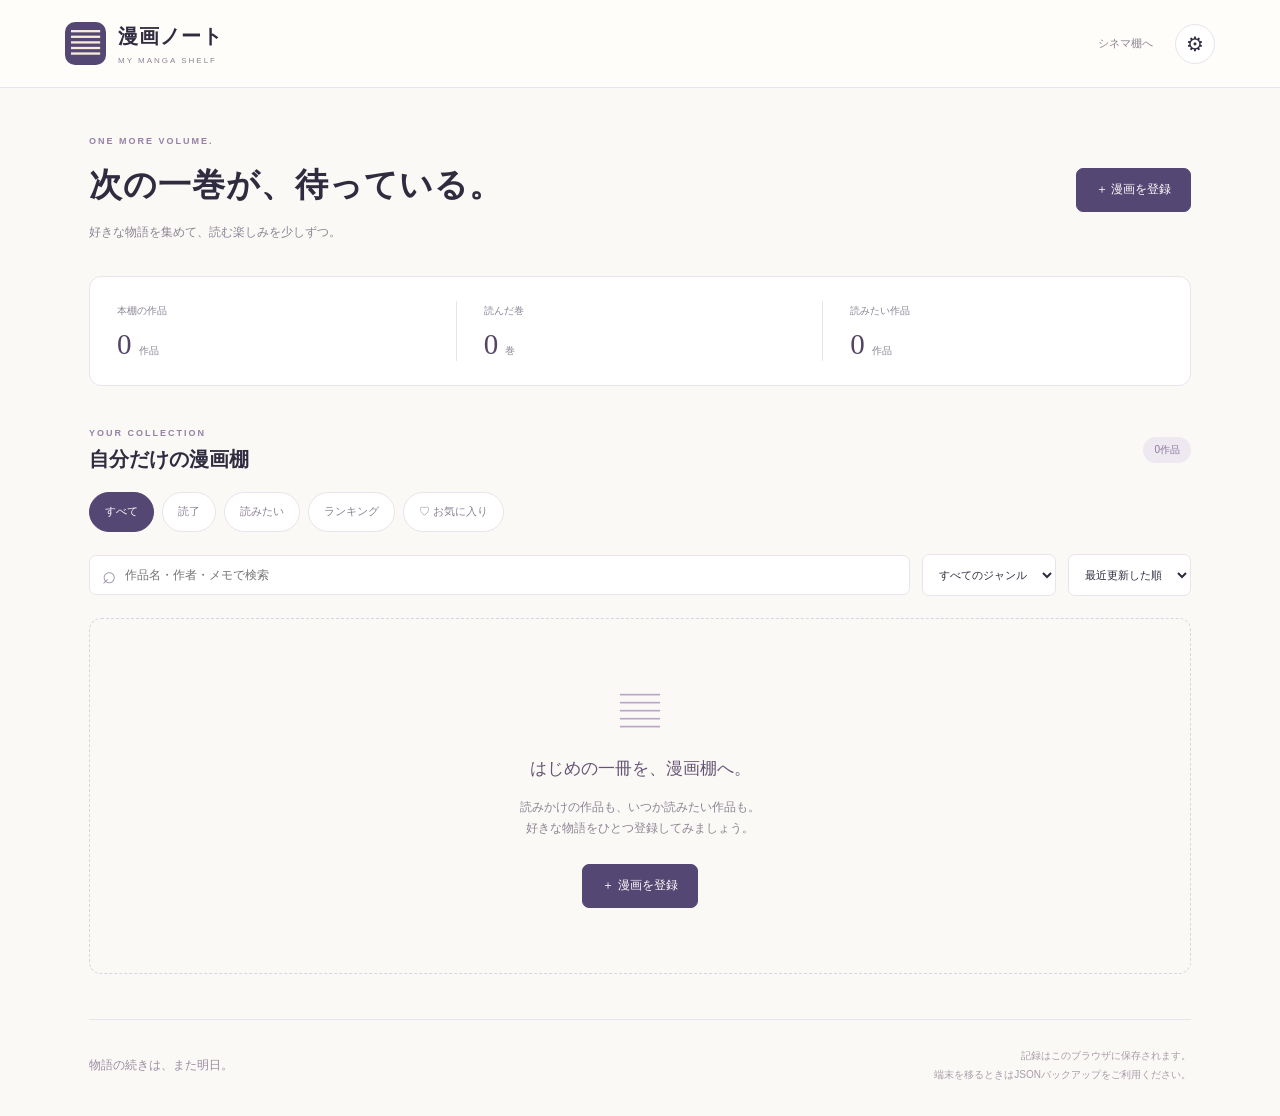
<file: manga-note/index.html>
<!doctype html><html lang="ja"><head><meta charset="utf-8"><meta name="viewport" content="width=device-width,initial-scale=1"><meta name="theme-color" content="#433b65"><meta name="description" content="読みたい作品、読んだ巻、5項目の評価をまとめる漫画ノート。"><title>漫画ノート | 次の一巻が、待っている。</title><link rel="stylesheet" href="style.css?v=6-total-score"><script defer src="model.js?v=6-total-score"></script><script defer src="app.js?v=6-total-score"></script></head><body>
<header class="topbar"><a class="brand" href="./"><span class="brand-mark" aria-hidden="true">▤</span><span>漫画ノート<small>MY MANGA SHELF</small></span></a><div class="header-links"><a href="../index.html">シネマ棚へ</a><button id="settings-open" class="icon-button" aria-label="データ・設定">⚙</button></div></header>
<main><div id="storage-error" class="error-banner" role="alert" hidden></div><section class="page-heading"><div><p class="eyebrow">ONE MORE VOLUME.</p><h1>次の一巻が、<br class="mobile-break">待っている。</h1><p class="lead">好きな物語を集めて、読む楽しみを少しずつ。</p></div><button id="new-book" class="primary">＋ 漫画を登録</button></section>
<section class="summary" aria-label="漫画の記録"><div><span>本棚の作品</span><strong id="stat-total">0<small>作品</small></strong></div><div><span>読んだ巻</span><strong id="stat-read">0<small>巻</small></strong></div><div><span>読みたい作品</span><strong id="stat-want">0<small>作品</small></strong></div></section>
<section aria-labelledby="shelf-title"><div class="section-heading"><div><p class="eyebrow">YOUR COLLECTION</p><h2 id="shelf-title">自分だけの漫画棚</h2></div><span id="result-count" class="count"></span></div><div id="view-tabs" class="view-tabs" role="group" aria-label="読書状況で絞り込む"><button data-view="all" aria-pressed="true">すべて</button><button data-view="finished" aria-pressed="false">読了</button><button data-view="want" aria-pressed="false">読みたい</button><button data-view="ranking" aria-pressed="false">ランキング</button><button data-view="favorite" aria-pressed="false">♡ お気に入り</button></div><div id="ranking-controls" class="ranking-controls" hidden><div id="ranking-tabs" role="group" aria-label="ランキングの評価項目"></div><p class="help">選んだ項目の評価が高い順です。未評価は除外し、同点は同順位で表示します。</p></div><div class="tools"><label class="search"><span aria-hidden="true">⌕</span><input id="search" type="search" aria-label="漫画を検索" placeholder="作品名・作者・メモで検索"></label><select id="genre-filter" aria-label="ジャンルで絞り込む"><option value="">すべてのジャンル</option></select><select id="sort" aria-label="表示順"><option value="updated">最近更新した順</option><option value="title">作品名順</option><option value="rating">評価が高い順</option></select></div><div id="book-list" class="book-grid" aria-live="polite"></div></section>
<footer><p>物語の続きは、また明日。</p><span>記録はこのブラウザに保存されます。<br>端末を移るときはJSONバックアップをご利用ください。</span></footer></main>
<dialog id="editor" aria-labelledby="editor-title"><form id="book-form"><div class="dialog-heading"><div><p class="eyebrow">ADD TO YOUR SHELF</p><h2 id="editor-title">漫画を登録</h2></div><button type="button" class="icon-button" data-close="editor" aria-label="閉じる">×</button></div><div class="dialog-body"><label>作品名 <small>必須</small><input name="title" required maxlength="120" placeholder="例：お気に入りの漫画"></label><label>作者<input name="author" maxlength="100" placeholder="任意"></label><label>出版社<select name="publisher"><option value="">未設定</option></select></label><div class="form-grid"><label>ジャンル<select name="genre"></select></label><label>本の形式<select name="format"></select></label></div><label>読書状況<select name="status"></select></label><div class="volume-grid"><label>読んだ巻数<input name="readVolumes" type="number" min="0" max="10000" step="1" inputmode="numeric" value="0" required></label><label>最新刊数<input name="totalVolumes" type="number" min="1" max="10000" step="1" inputmode="numeric" placeholder="不明なら空欄"></label></div><p class="help">最新刊数は読んだ巻数以上に設定してください。不明な場合は空欄にできます。</p><div class="check-options"><label><input name="seriesComplete" type="checkbox">完結している</label><label><input name="favorite" type="checkbox">お気に入り</label></div><fieldset class="rating-section"><legend>作品の評価</legend><div id="rating-fields" class="rating-fields"></div><div class="overall-rating"><span>総合評価点（25点満点）</span><output id="overall-rating" aria-live="polite">未評価</output></div><p class="help">各項目は5段階。入力済みの5項目を合計して総合評価点を計算します。未評価の項目は加点しません。</p><p id="previous-rating" class="help" hidden></p></fieldset><label>メモ・感想<textarea name="note" maxlength="2000" rows="4" placeholder="続きが気になるところ、次に買う巻、好きな場面など"></textarea></label><p id="form-error" class="form-error" role="alert"></p></div><div class="dialog-footer"><button id="delete-book" type="button" class="danger" hidden>削除</button><button type="button" class="secondary" data-close="editor">キャンセル</button><button type="submit" class="primary">保存する</button></div></form></dialog>
<dialog id="settings" aria-labelledby="settings-title"><div class="dialog-heading"><div><p class="eyebrow">KEEP YOUR STORIES</p><h2 id="settings-title">データ・設定</h2></div><button type="button" class="icon-button" data-close="settings" aria-label="閉じる">×</button></div><div class="settings-body"><h3>漫画棚を、まるごとバックアップ。</h3><p>作品・巻数・評価・感想をJSONで保存できます。読み込みは現在の漫画棚を置き換えます。</p><button id="backup" class="primary">JSONを書き出す</button><label class="import-label">JSONバックアップを読み込む<input id="restore" type="file" accept="application/json,.json"></label><p class="help">記録はこのブラウザだけに保存されます。ブラウザのデータ削除や端末の変更に備え、定期的に書き出してください。</p></div></dialog><div id="toast" role="status" hidden></div></body></html>
</file>
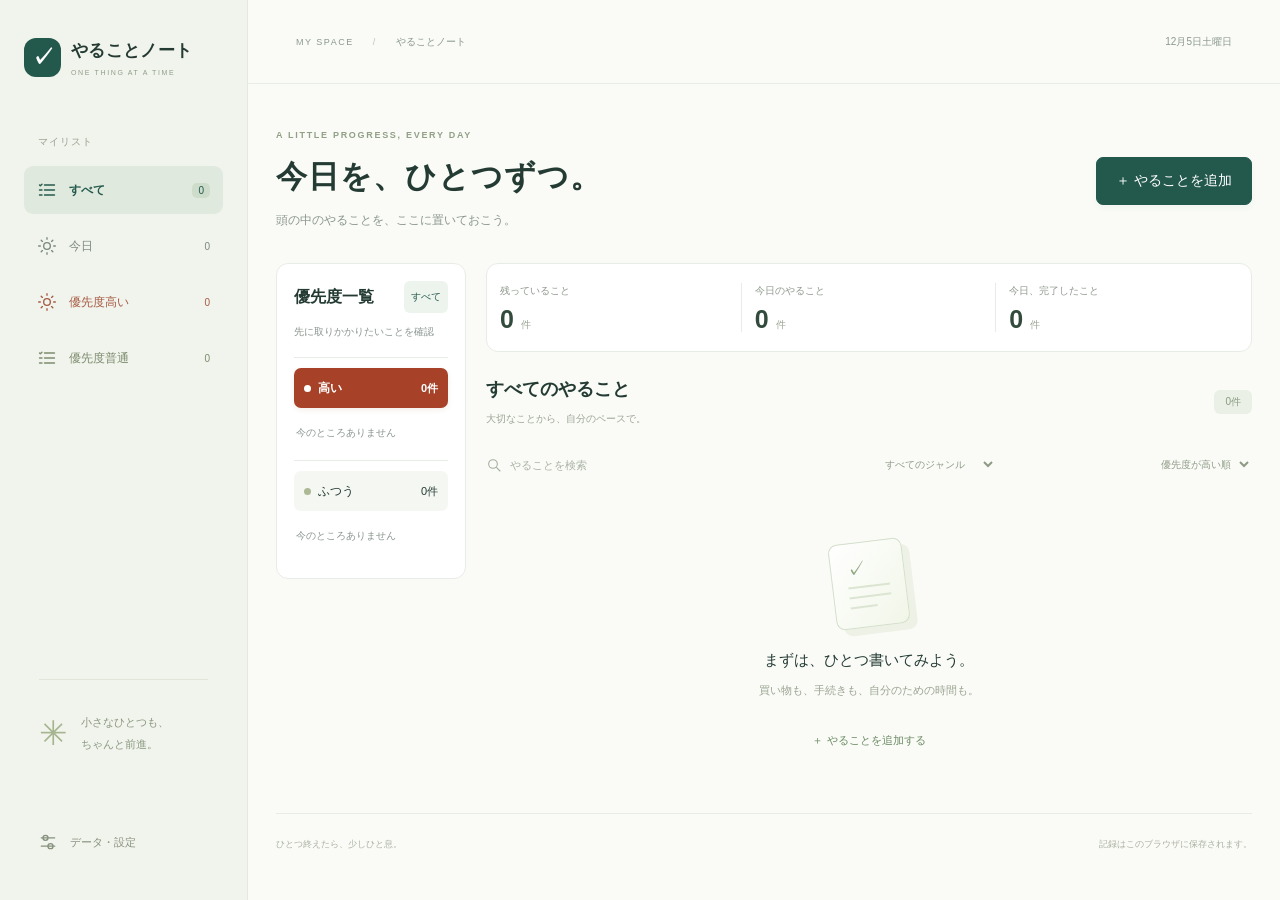
<file: yarukoto-note/index.html>
<!doctype html>
<html lang="ja">
<head><meta charset="utf-8"><meta name="viewport" content="width=device-width,initial-scale=1"><meta name="theme-color" content="#23594d"><meta name="description" content="やることを追加して、期限と優先度で整理。今日をひとつずつ進める、あなたのやることノート。"><title>やることノート | 今日を、ひとつずつ。</title><link rel="stylesheet" href="style.css?v=17-genres"><link rel="stylesheet" href="shopping.css?v=1"></head>
<body>
<svg class="sprite" aria-hidden="true" xmlns="http://www.w3.org/2000/svg"><symbol id="i-list" viewBox="0 0 24 24"><path d="m3 6 1 1 2-2M9 6h12M3 12h3m3 0h12M3 18h3m3 0h12"/></symbol><symbol id="i-sun" viewBox="0 0 24 24"><circle cx="12" cy="12" r="4"/><path d="M12 2v2m0 16v2M2 12h2m16 0h2M5 5l1.5 1.5m11 11L19 19M5 19l1.5-1.5m11-11L19 5"/></symbol><symbol id="i-calendar" viewBox="0 0 24 24"><rect x="3" y="5" width="18" height="16" rx="3"/><path d="M7 3v4m10-4v4M3 11h18m-13 4h2m4 0h2"/></symbol><symbol id="i-check" viewBox="0 0 24 24"><path d="m5 12 4 4L19 6"/></symbol><symbol id="i-search" viewBox="0 0 24 24"><circle cx="10.5" cy="10.5" r="6.5"/><path d="m16 16 5 5"/></symbol><symbol id="i-trash" viewBox="0 0 24 24"><path d="M3 6h18M9 6V3h6v3M5 6l1 15h12l1-15M10 10v7m4-7v7"/></symbol><symbol id="i-settings" viewBox="0 0 24 24"><path d="M4 7h16M4 17h16"/><circle cx="9" cy="7" r="3"/><circle cx="15" cy="17" r="3"/></symbol><symbol id="i-basket" viewBox="0 0 24 24"><path d="m7 9 5-6 5 6M3 9h18l-2 12H5L3 9Zm5 4 1 5m7-5-1 5m-3-5v5"/></symbol><symbol id="i-arrow" viewBox="0 0 24 24"><path d="M4 12h16m-6-6 6 6-6 6"/></symbol></svg>
<aside><a class="brand" href="#all"><span class="brand-mark">✓</span><span>やることノート<small>ONE THING AT A TIME</small></span></a><span class="nav-label">マイリスト</span><nav aria-label="リストの表示"><button data-view="all" class="active"><svg><use href="#i-list"/></svg><span>すべて</span><b id="count-all">0</b></button><button data-view="today"><svg><use href="#i-sun"/></svg><span>今日</span><b id="count-today">0</b></button><button data-view="high"><svg><use href="#i-sun"/></svg><span>優先度高い</span><b id="count-high">0</b></button><button data-view="medium"><svg><use href="#i-list"/></svg><span>優先度普通</span><b id="count-medium">0</b></button></nav><div class="side-bottom"><div class="side-message"><span class="tiny-leaf">✳</span><p>小さなひとつも、<br>ちゃんと前進。</p></div><button id="settings-open" class="settings-button"><svg><use href="#i-settings"/></svg><span>データ・設定</span></button></div></aside>
<div class="shell"><header><span class="breadcrumb">MY SPACE <i>/</i> <b>やることノート</b></span><span id="today-date"></span></header><main><div id="storage-error" class="error-banner" hidden role="alert"></div><div class="page-heading"><div><p class="eyebrow">A LITTLE PROGRESS, EVERY DAY</p><h1 id="page-title">今日を、ひとつずつ。</h1><p class="lead" id="page-lead">頭の中のやることを、ここに置いておこう。</p></div><div class="task-add-area"><button class="primary add-button" id="new-task">＋ やることを追加</button></div></div>
<div id="task-workspace" class="task-workspace"><section id="priority-board" class="priority-board" aria-label="優先度別のやること"></section><div class="task-content"><section id="task-overview" class="overview" aria-label="進み具合"><div><span class="stat-icon"><svg><use href="#i-list"/></svg></span><span class="stat-label">残っていること<strong id="stat-active">0<small>件</small></strong></span></div><div><span class="stat-icon warm"><svg><use href="#i-sun"/></svg></span><span class="stat-label">今日のやること<strong id="stat-today">0<small>件</small></strong></span></div><div class="progress-stat"><span class="stat-label">今日、完了したこと<strong id="stat-finished">0<small>件</small></strong></span><span class="progress-ring" id="progress-ring"><svg><use href="#i-check"/></svg></span></div></section>
<section id="task-section" class="list-section"><div class="list-heading"><div><h2 id="list-title">すべてのやること</h2><span id="list-description">大切なことから、自分のペースで。</span></div><span class="list-total" id="list-total">0件</span></div><div class="list-tools"><label class="search"><svg><use href="#i-search"/></svg><input id="search" type="search" aria-label="やることを検索" placeholder="やることを検索"></label><select id="genre-filter" aria-label="ジャンルで絞り込む"><option value="">すべてのジャンル</option><option>買い物</option><option>買い物（高額）</option><option>したいこと</option><option>したいこと（高額）</option><option>行きたいとこ</option></select><select id="sort" aria-label="表示順"><option value="due">期限が近い順</option><option value="priority" selected>優先度が高い順</option><option value="new">追加した順</option></select></div><div id="task-list" aria-live="polite"></div></section>
</div></div><section id="shopping-section" class="list-section" hidden aria-labelledby="shopping-title"><div class="list-heading shopping-heading"><div><h2 id="shopping-title">買い物リスト</h2><span id="shopping-summary">未購入 0件 · 購入済み 0件</span></div><span id="shopping-total" class="list-total">0件</span></div><div id="shopping-categories" class="shopping-categories" role="group" aria-label="買い物のカテゴリ"></div><form id="shopping-quick-add" class="shopping-quick-add"><label>カテゴリ<select id="shopping-quick-category" aria-label="追加する買い物のカテゴリ"></select></label><div class="shopping-input-wrap"><span class="plus" aria-hidden="true">＋</span><input id="shopping-quick-title" required maxlength="120" autocomplete="off" aria-label="買うものを入力" placeholder="買うものを入力…"><button type="submit" aria-label="入力した買い物を追加"><svg><use href="#i-arrow"/></svg></button></div></form><div class="list-tools shopping-tools"><label class="search"><svg><use href="#i-search"/></svg><input id="shopping-search" type="search" aria-label="買い物を検索" placeholder="買うものを検索"></label><select id="shopping-status" aria-label="買い物の状態"><option value="pending">未購入のみ</option><option value="all">すべて表示</option><option value="done">購入済みのみ</option></select></div><div id="shopping-list" aria-live="polite"></div></section><footer><span>ひとつ終えたら、少しひと息。</span><span>記録はこのブラウザに保存されます。</span></footer></main></div>
<dialog id="task-dialog" aria-labelledby="dialog-title"><form id="task-form"><div class="dialog-head"><div><span class="eyebrow">YOUR NEXT SMALL STEP</span><h2 id="dialog-title">やることを追加</h2></div><button type="button" class="icon-button" id="close-editor" aria-label="閉じる">×</button></div><div class="dialog-body"><label id="task-complete-label" class="task-complete-control" hidden><input name="done" type="checkbox"><span>完了にする</span></label><label>やること <span class="required">必須</span><input name="title" required maxlength="120" autocomplete="off" placeholder="例：日用品を買う"></label><label>ジャンル<select name="genre"><option value="">未設定</option><option>買い物</option><option>買い物（高額）</option><option>したいこと</option><option>したいこと（高額）</option><option>行きたいとこ</option></select></label><section id="task-shopping-category-label" class="task-shopping-picker" hidden aria-labelledby="task-shopping-title"><h3 id="task-shopping-title">買い物カテゴリ</h3><select name="shoppingCategory" id="task-shopping-category" hidden aria-label="買い物カテゴリ"></select><div id="task-shopping-options" role="group" aria-label="買い物カテゴリを選ぶ"></div></section><div class="form-grid"><label>期限<input name="due" type="date" min="1900-01-01" max="2200-12-31"></label><label>優先度<select name="priority"><option value="medium">ふつう</option><option value="high">高い</option></select></label></div><label>繰り返し<select name="repeat" id="task-repeat"><option value="none">繰り返さない</option><option value="daily">毎日やる</option><option value="weekly">毎週・曜日を指定</option></select></label><fieldset id="repeat-weekdays" hidden><legend>やる曜日（複数選べます）</legend><div class="weekday-options"><label><input type="checkbox" name="weekday" value="1">月</label><label><input type="checkbox" name="weekday" value="2">火</label><label><input type="checkbox" name="weekday" value="3">水</label><label><input type="checkbox" name="weekday" value="4">木</label><label><input type="checkbox" name="weekday" value="5">金</label><label><input type="checkbox" name="weekday" value="6">土</label><label><input type="checkbox" name="weekday" value="0">日</label></div></fieldset><p class="repeat-help">繰り返すやることは、完了すると次の予定日に進み、今回の分は完了一覧に残ります。期限が空欄なら今日から設定します。</p><label>メモ<textarea name="note" maxlength="2000" rows="5" placeholder="補足や、忘れたくないこと"></textarea></label><p id="form-error" class="form-error" role="alert"></p></div><div class="dialog-footer"><button type="button" class="secondary" id="cancel-editor">キャンセル</button><button class="primary" type="submit">保存する</button></div></form></dialog>
<dialog id="shopping-dialog" aria-labelledby="shopping-dialog-title"><form id="shopping-form"><div class="dialog-head"><div><span class="eyebrow">A LITTLE SHOPPING NOTE</span><h2 id="shopping-dialog-title">買うものを追加</h2></div><button type="button" class="icon-button" id="close-shopping" aria-label="買い物の入力を閉じる">×</button></div><div class="dialog-body"><label>買うもの <span class="required">必須</span><input name="title" required maxlength="120" autocomplete="off" placeholder="例：シャンプー"></label><div class="form-grid"><label>カテゴリ<select name="category" required></select></label><label>数量<input name="quantity" maxlength="40" placeholder="例：2個、1袋"></label></div><label>メモ<textarea name="note" maxlength="2000" rows="4" placeholder="商品名・サイズ・色など"></textarea></label><p id="shopping-form-error" class="form-error" role="alert"></p></div><div class="dialog-footer"><button type="button" class="secondary" id="cancel-shopping">キャンセル</button><button class="primary" type="submit">保存する</button></div></form></dialog>
<dialog id="settings-dialog" aria-labelledby="settings-title"><div class="dialog-head"><div><span class="eyebrow">YOUR OWN NOTE</span><h2 id="settings-title">データ・設定</h2></div><button class="icon-button" id="close-settings" aria-label="設定を閉じる">×</button></div><div class="settings-content"><h3>記録を手元に保存</h3><p>バックアップに、すべてのやること・期限・メモと、買い物リスト・カテゴリ・数量・購入状況を保存できます。別の端末に引き継ぐときにも使えます。</p><button class="primary" id="backup">バックアップを書き出す</button><button class="secondary" id="restore-open">バックアップを読み込む</button><p class="storage-note">記録はこの端末のブラウザ内に保存されます。端末間の自動同期や通知には対応していません。</p></div></dialog>
<input id="restore" type="file" accept="application/json" hidden><div id="toast" hidden role="status"><span id="toast-text"></span><button id="undo" hidden>元に戻す</button></div><script src="model.js?v=17-genres"></script><script src="app.js?v=17-genres"></script><script src="shopping.js?v=1"></script></body></html>
</file>
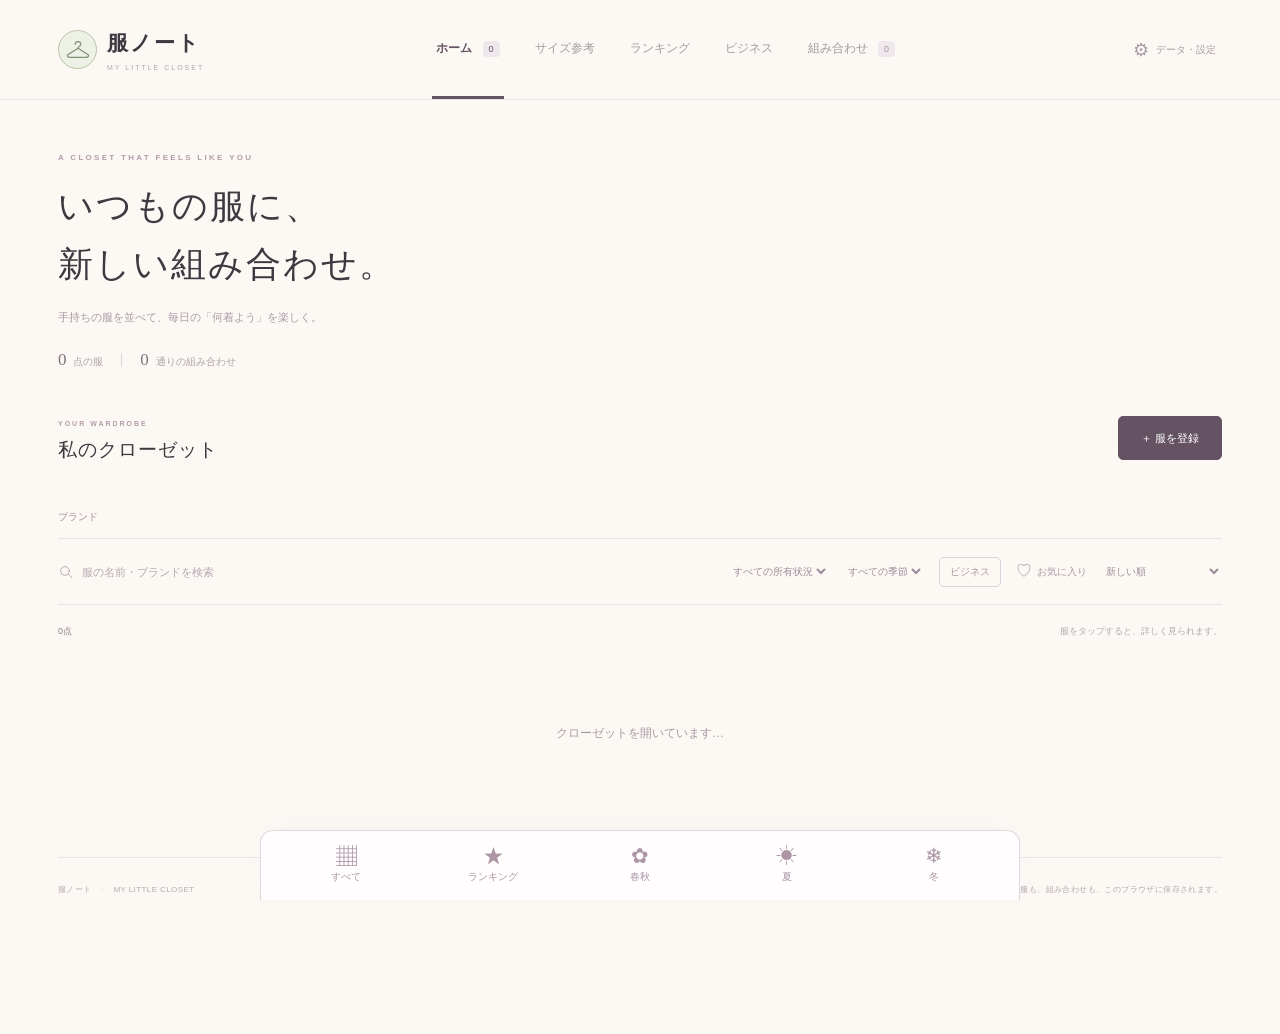
<file: clothes.html>
<!doctype html><html lang="ja"><head><meta charset="utf-8"><meta name="viewport" content="width=device-width,initial-scale=1"><meta http-equiv="refresh" content="0;url=fuku-note/"><title>服ノート</title></head><body><p><a href="fuku-note/">服ノートを開く</a></p></body></html>
</file>
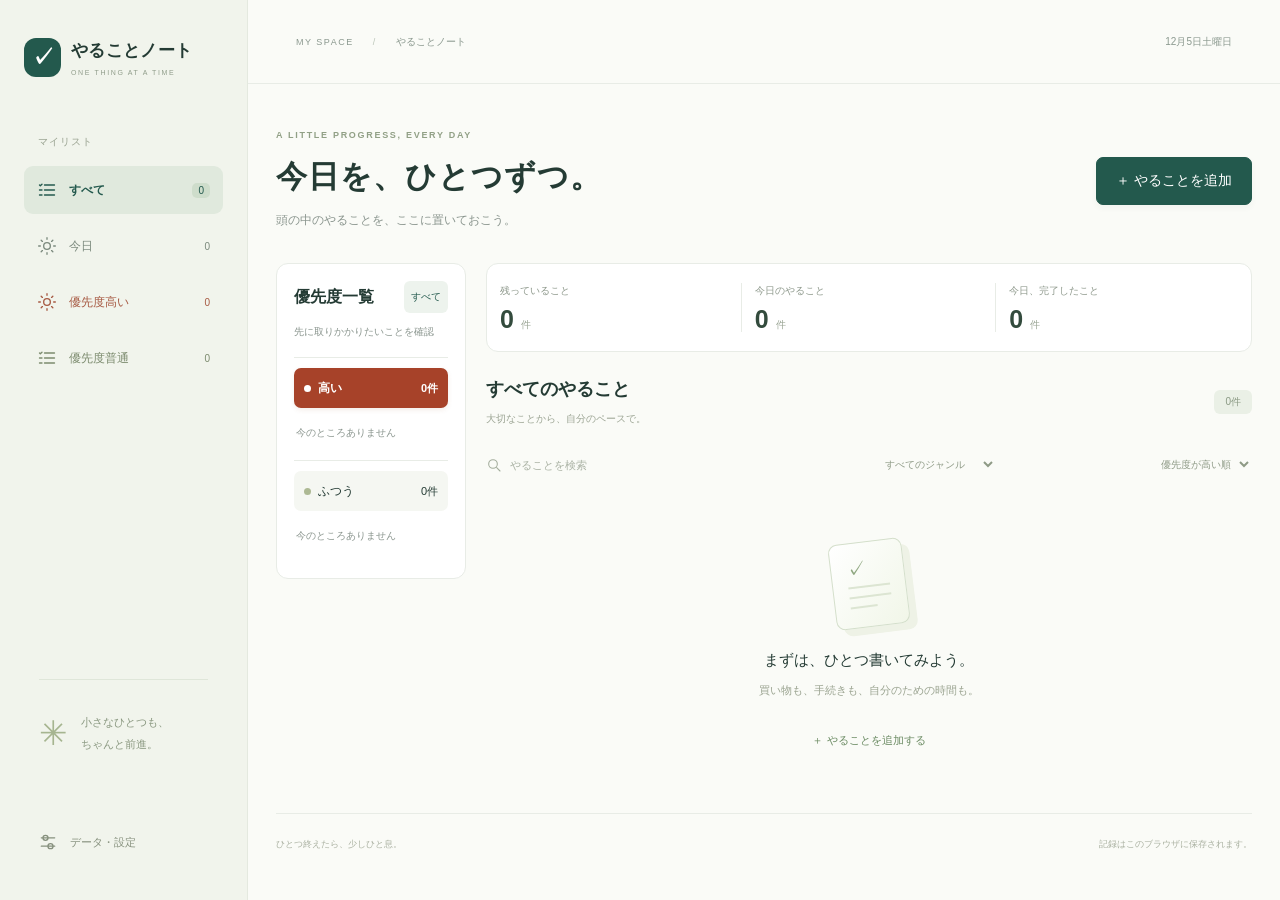
<file: todo.html>
<!doctype html><html lang="ja"><head><meta charset="utf-8"><meta name="viewport" content="width=device-width,initial-scale=1"><meta http-equiv="refresh" content="0;url=yarukoto-note/"><title>やることノート</title></head><body><p><a href="yarukoto-note/">やることノートを開く</a></p></body></html>
</file>
<file: dining-note/style.css>
:root{--ink:#302c40;--muted:#8b8495;--purple:#554773;--line:#e9e3ed;--paper:#fbf9f5;--soft:#f0ebf4;--gold:#b68a49}*{box-sizing:border-box}body{margin:0;background:var(--paper);color:var(--ink);font:14px -apple-system,BlinkMacSystemFont,'Noto Sans JP',sans-serif}button,input,select,textarea{font:inherit;color:inherit}button,a,input,select,textarea{-webkit-tap-highlight-color:transparent}button{cursor:pointer}a{color:inherit}button:focus-visible,a:focus-visible{outline:3px solid #b6a3cb;outline-offset:3px}.topbar{height:88px;display:flex;align-items:center;justify-content:space-between;border-bottom:1px solid var(--line);padding:0 max(24px,calc((100vw - 1150px)/2));background:#fffdf9}.brand{display:flex;align-items:center;gap:12px;text-decoration:none;font-size:20px;font-weight:650;letter-spacing:1px}.brand-mark{width:41px;height:43px;display:grid;place-items:center;background:var(--purple);color:#f8eddb;border-radius:10px;font-size:28px}.brand small{display:block;font-size:8px;letter-spacing:2px;color:var(--muted);margin-top:6px;font-weight:400}.header-links{display:flex;gap:22px;align-items:center}.header-links a{font-size:11px;text-decoration:none;color:var(--muted)}.icon-button{width:40px;height:40px;border:1px solid var(--line);background:#fff;border-radius:50%;font-size:20px;display:grid;place-items:center;flex-shrink:0}main{max-width:1150px;margin:auto;padding:48px 24px 0}.page-heading{display:flex;justify-content:space-between;align-items:center;gap:24px;margin-bottom:32px}.eyebrow{font-size:9px;letter-spacing:2px;font-weight:650;color:#9680a6;margin:0 0 13px}h1{font-size:33px;line-height:1.55;letter-spacing:1px;margin:0 0 12px;font-weight:600}.lead{color:var(--muted);font-size:12px;line-height:1.8;margin:0}.primary,.secondary,.danger{padding:12px 19px;min-height:44px;border-radius:7px;border:1px solid var(--line);white-space:nowrap;font-size:12px}.primary{background:var(--purple);border-color:var(--purple);color:white}.primary:hover{background:#43365e}.secondary{background:#fff}.danger{background:none;color:#ab6259;border-color:#ead7d3}.mobile-break{display:none}.summary{display:grid;grid-template-columns:repeat(4,1fr);background:#fff;border:1px solid var(--line);border-radius:12px;margin-bottom:42px;padding:24px 0}.summary>div{padding:0 27px;border-right:1px solid var(--line)}.summary>div:last-child{border:0}.summary span{color:var(--muted);font-size:10px}.summary strong{display:block;font-size:29px;font-family:Georgia,serif;font-weight:500;margin-top:10px;color:#544565}.summary strong small{font-size:10px;font-family:system-ui,sans-serif;font-weight:400;color:var(--muted);margin-left:7px}.section-heading{display:flex;align-items:center;justify-content:space-between;margin-bottom:19px;gap:15px}.section-heading .eyebrow{margin-bottom:8px}h2{font-size:20px;margin:0;font-weight:600}.count{background:#eee9f1;border-radius:15px;font-size:10px;padding:6px 11px;color:#8b779d}.view-tabs{display:flex;flex-wrap:wrap;gap:8px}.view-tabs button{border:1px solid var(--line);background:#fff;padding:9px 15px;border-radius:22px;min-height:40px;font-size:11px;color:#8b8195}.view-tabs button[aria-pressed=true]{background:var(--purple);border-color:var(--purple);color:#fff}.tools{display:flex;gap:12px;flex-wrap:wrap;align-items:center;margin:22px 0}.search{display:flex;align-items:center;gap:9px;flex:1;min-width:180px;padding:0 12px;background:#fff;border:1px solid var(--line);border-radius:7px}.search span{font-size:24px;color:#a495af}.search input{width:100%;border:0;background:none;padding:12px 0;min-width:0;outline:none;font-size:12px}.search:focus-within{outline:2px solid #c2afcf}.tools select{border:1px solid var(--line);border-radius:7px;background:#fff;padding:12px;font-size:11px;min-height:42px}.book-grid{display:grid;grid-template-columns:repeat(3,minmax(0,1fr));gap:19px}.book-card{border:1px solid var(--line);border-radius:11px;overflow:hidden;background:white;position:relative}.book-top{display:flex;gap:16px;padding:23px 20px 18px;min-height:155px;background:linear-gradient(120deg,#f4eef5,#faf7f2)}.book-cover{width:66px;height:94px;flex-shrink:0;display:flex;align-items:center;justify-content:center;position:relative;border-radius:2px 7px 7px 2px;background:var(--cover,#6f627c);color:#fcf3df;box-shadow:3px 5px 8px #302c4018;border-left:5px solid #ffffff30;font:30px Georgia,serif}.book-cover:after{content:'';position:absolute;left:7px;right:9px;bottom:13px;border-top:1px solid #ffffff60}.book-info{min-width:0;flex:1;padding-right:10px}.book-info h3{font-size:16px;line-height:1.7;overflow-wrap:anywhere;margin:0 0 7px;font-weight:650}.book-author{font-size:11px;color:var(--muted);margin:0 0 10px;overflow-wrap:anywhere}.book-kind{font-size:9px;color:#998b9f;line-height:1.7}.favorite-button{position:absolute;right:9px;top:9px;border:0;background:#ffffffb8;width:30px;height:30px;border-radius:50%;font-size:19px;color:#b5a7ba}.favorite-button[aria-pressed=true]{color:#9f617e}.book-body{padding:17px 20px 18px}.book-status{display:flex;align-items:center;justify-content:space-between;gap:10px;margin-bottom:14px}.status-pill{font-size:10px;border-radius:13px;padding:5px 9px;background:#eee9f5;color:#7b6294}.status-pill.finished{background:#eaf0e6;color:#6c8466}.status-pill.want{background:#fbf0df;color:#a98a52}.status-pill.paused{background:#f0f0ef;color:#8e9091}.rating{font-size:12px;color:var(--gold);white-space:nowrap}.rating-unset{font-size:10px;color:#b3a9b7}.volumes{display:flex;justify-content:space-between;font-size:11px;color:#8d8297;gap:8px}.volumes b{color:#514164;font-weight:650}.progress{height:5px;background:#f0ebf3;border-radius:5px;margin:11px 0 10px;overflow:hidden}.progress span{display:block;height:100%;background:#a28ab5;border-radius:5px}.progress-label{font-size:10px;color:#a699ad;margin:0}.book-note{font-size:11px;color:#8e8497;line-height:1.8;white-space:pre-wrap;overflow-wrap:anywhere;display:-webkit-box;-webkit-line-clamp:3;-webkit-box-orient:vertical;overflow:hidden;min-height:20px}.card-actions{border-top:1px solid #f0ebf2;padding-top:13px;display:flex;justify-content:space-between;gap:8px;align-items:center}.card-actions button{border:1px solid #e8e0ed;background:#f7f3fa;padding:8px 10px;border-radius:6px;font-size:10px;min-height:36px;color:#7b638f}.card-actions button:disabled{opacity:.5;cursor:default}.card-actions .edit{background:#fff}.empty{grid-column:1/-1;text-align:center;padding:65px 20px;border:1px dashed #ddd2e5;border-radius:12px;color:var(--muted)}.empty-mark{font-size:40px;display:block;color:#b7a4c8;margin-bottom:18px}.empty h3{font-size:17px;color:#655574;font-weight:500}.empty p{font-size:12px;line-height:1.8}.empty button{margin-top:12px}footer{margin-top:45px;padding:25px 0 30px;border-top:1px solid var(--line);display:flex;justify-content:space-between;align-items:center;gap:20px}footer p{font-size:12px;color:#9a8aa4}footer span{font-size:10px;line-height:1.9;color:#a79aaa;text-align:right}dialog{border:1px solid var(--line);border-radius:13px;width:600px;max-width:94vw;max-height:92dvh;padding:0;background:var(--paper);color:var(--ink);box-shadow:0 25px 80px #302c4040}dialog::backdrop{background:#302c4070;backdrop-filter:blur(3px)}.dialog-heading{display:flex;align-items:center;justify-content:space-between;gap:16px;padding:25px 27px;border-bottom:1px solid var(--line);background:#fffdf9}.dialog-heading .eyebrow{margin-bottom:8px}.dialog-body{padding:2px 27px 15px}.dialog-body>label,.form-grid>label,.volume-grid>label{display:block;margin-top:18px;font-size:12px}.dialog-body label small{color:#a392ad;font-size:10px;margin-left:7px}.dialog-body input,.dialog-body select,.dialog-body textarea{width:100%;border:1px solid #ded5e6;border-radius:7px;background:#fff;padding:12px;margin-top:8px;font-size:14px}.dialog-body input:focus,.dialog-body select:focus,.dialog-body textarea:focus{outline:2px solid #b9a4c9;outline-offset:1px}.dialog-body textarea{resize:vertical}.form-grid{display:grid;grid-template-columns:1fr 1fr;gap:15px}.volume-grid{display:grid;grid-template-columns:repeat(3,minmax(0,1fr));gap:12px}.check-options{display:flex;gap:22px;flex-wrap:wrap}.check-options label{display:flex;align-items:center;gap:8px;margin-top:16px;font-size:12px}.check-options input{width:18px;height:18px;margin:0}.help{font-size:11px;color:#a193aa;line-height:1.8}.form-error{color:#ad5f56;font-size:12px;min-height:18px;line-height:1.7}.dialog-footer{display:flex;justify-content:flex-end;gap:9px;flex-wrap:wrap;padding:18px 27px;border-top:1px solid var(--line);background:#fffdf9}.dialog-footer .danger{margin-right:auto}.settings-body{padding:20px 27px 28px}.settings-body h3{font-size:16px;font-weight:500}.settings-body p{font-size:12px;line-height:1.9;color:var(--muted)}.import-label{display:block;margin-top:24px;font-size:12px}.import-label input{display:block;width:100%;margin-top:12px}.error-banner{padding:15px;background:#fff0e9;border:1px solid #e8c7b8;color:#9b5643;border-radius:8px;margin-bottom:20px;font-size:12px;line-height:1.8}#toast{position:fixed;bottom:24px;left:50%;transform:translateX(-50%);max-width:92vw;background:#433851;color:white;padding:13px 20px;border-radius:8px;font-size:12px;z-index:50;line-height:1.6;box-shadow:0 5px 20px #302c4020}[hidden]{display:none!important}@media(max-width:950px){.book-grid{grid-template-columns:repeat(2,minmax(0,1fr))}.book-top{padding:20px 16px}.book-body{padding:16px}.summary>div{padding:0 19px}}@media(max-width:600px){.topbar{height:74px;padding:0 18px}.brand{font-size:17px;gap:9px}.brand-mark{width:35px;height:37px;font-size:24px}.brand small{font-size:7px;letter-spacing:1.5px}.header-links{gap:12px}.header-links a{font-size:10px}.icon-button{width:36px;height:36px}main{padding:29px 17px 0}.page-heading{gap:12px;align-items:center;margin-bottom:25px}h1{font-size:27px}.mobile-break{display:block}.eyebrow{font-size:8px}.lead{font-size:11px;max-width:220px}.page-heading>.primary{padding:11px 13px;font-size:11px}.summary{padding:19px 0;margin-bottom:32px}.summary>div{padding:0 11px}.summary span{font-size:9px}.summary strong{font-size:25px}.summary strong small{font-size:8px;display:block;margin:5px 0 0}.section-heading h2{font-size:18px}.view-tabs{gap:6px}.view-tabs button{padding:8px 12px;font-size:10px}.tools{gap:9px;margin:18px 0}.search{flex-basis:100%}.search input{font-size:16px}.search input::placeholder{font-size:12px}.tools select{flex:1;min-width:0;font-size:11px}.book-grid{grid-template-columns:1fr;gap:16px}.book-top{min-height:135px;padding:21px}.book-cover{width:65px;height:90px}.book-info h3{font-size:17px}.book-body{padding:16px 21px 19px}.book-note{min-height:0}.card-actions button{min-height:42px;font-size:11px}.volumes{font-size:12px}footer{align-items:flex-start;margin-top:35px}footer p{font-size:11px}footer span{font-size:9px;max-width:190px}#editor{width:100%;max-width:100vw;height:100dvh;max-height:100dvh;border:0;border-radius:0;margin:0}#book-form{height:100%;display:grid;grid-template-rows:auto minmax(0,1fr) auto}.dialog-heading{padding:22px}.dialog-body{padding:0 22px 16px;overflow-y:auto}.dialog-body input,.dialog-body select,.dialog-body textarea{font-size:16px;min-height:44px}.volume-grid{grid-template-columns:1fr 1fr;gap:10px}.volume-grid>label:last-child{grid-column:1/-1}.dialog-footer{padding:14px 22px max(17px,env(safe-area-inset-bottom));gap:8px}.dialog-footer button{padding:11px 13px;font-size:12px;min-height:46px}.check-options input{min-height:0;width:20px;height:20px}.settings-body{padding:16px 22px 25px}.empty{padding:45px 15px}}

.summary{grid-template-columns:repeat(3,minmax(0,1fr))}.volume-grid{grid-template-columns:repeat(2,minmax(0,1fr))}.rating-section{margin:24px 0 4px;padding:17px;border:1px solid var(--line);border-radius:9px}.rating-section legend{font-size:13px;font-weight:600;color:var(--purple);padding:0 6px}.rating-fields{display:grid;grid-template-columns:repeat(2,minmax(0,1fr));gap:14px}.rating-fields label{font-size:12px}.overall-rating{margin-top:20px;display:flex;align-items:center;justify-content:space-between;gap:12px;background:#eee7f3;border-radius:7px;padding:14px}.overall-rating span{font-size:12px;color:var(--purple)}.overall-rating output{font-size:16px;font-weight:600;color:var(--purple)}.rating strong{font-size:17px}.rating-section .help{margin-bottom:0}@media(max-width:600px){.volume-grid>label:last-child{grid-column:auto}.rating-section{padding:15px}.overall-rating{align-items:flex-start;flex-direction:column;gap:8px}.overall-rating output{font-size:16px}.rating-fields{gap:14px 12px}.volumes{flex-wrap:wrap}}

#ranking-tabs{display:flex;flex-wrap:wrap;gap:8px;margin-top:20px}#ranking-tabs button{border:1px solid var(--line);border-radius:7px;background:#fff;padding:10px 14px;min-height:42px;font-size:12px}#ranking-tabs button[aria-pressed=true]{background:var(--soft);border-color:#a38ab6;color:var(--purple);font-weight:650}.book-grid.ranking-mode{grid-template-columns:1fr;gap:12px}.ranking-row{display:flex;align-items:center;gap:20px;background:#fff;border:1px solid var(--line);border-radius:10px;padding:20px}.rank-number{font:25px Georgia,serif;color:#9c7aa6;min-width:32px}.rank-number small{display:block;font:9px system-ui;margin-top:4px}.rank-main{flex:1;min-width:0}.rank-main h3{font-size:15px;margin:0 0 8px;overflow-wrap:anywhere}.rank-main p,.rank-main small{font-size:10px;color:var(--muted);line-height:1.8;overflow-wrap:anywhere}.rank-main p{margin:0 0 4px}.rank-score{color:var(--purple);white-space:nowrap}.rank-score strong{font-size:24px}.rank-score small{font-size:10px}@media(max-width:600px){.ranking-row{gap:12px;padding:17px 12px;flex-wrap:wrap}.rank-main{min-width:100px}.rank-main h3{font-size:14px}.rank-score strong{font-size:21px}.ranking-row .secondary{font-size:10px;padding:9px;min-height:38px}}
/* Dining journal palette and record cards */
:root{--ink:#3c3029;--muted:#9b8b7e;--purple:#8b5238;--line:#eadfd2;--paper:#fcf9f2;--soft:#f7ece0;--gold:#b88b43}.summary{grid-template-columns:repeat(4,minmax(0,1fr))}.brand-mark{background:#8b5238}.eyebrow{color:#aa8360}.count{background:#f2e9db;color:#9c7b52}.summary strong{color:#805238}.view-tabs button[aria-pressed=true]{background:#8b5238;border-color:#8b5238}.book-grid .dining-card{border:1px solid var(--line);border-radius:12px;background:#fff;overflow:hidden;position:relative}.dining-top{padding:24px 22px 20px;background:linear-gradient(130deg,#f8eee0,#fcf9f2);min-height:125px}.dining-type{font-size:9px;letter-spacing:1px;color:#b59264;margin:0 35px 10px 0}.dining-top h3{font-size:19px;line-height:1.6;margin:0 20px 9px 0;overflow-wrap:anywhere}.dining-area{font-size:11px;color:var(--muted);margin:0;overflow-wrap:anywhere}.dining-body{padding:18px 22px 20px}.dining-meta{display:flex;align-items:center;justify-content:space-between;gap:12px;margin-bottom:17px;flex-wrap:wrap}.dining-date{font-size:11px;color:var(--muted)}.dining-dish{font-size:13px;line-height:1.7;overflow-wrap:anywhere;margin:12px 0;color:#70543b}.dining-price{font-size:23px;font-family:Georgia,serif;color:#845732;margin:13px 0}.dining-price small{font:10px system-ui;color:var(--muted);margin-right:7px}.dining-note{font-size:12px;line-height:1.9;color:#958572;white-space:pre-wrap;overflow-wrap:anywhere;display:-webkit-box;-webkit-line-clamp:4;-webkit-box-orient:vertical;overflow:hidden}.status-pill.visited{background:#eaf0e4;color:#74845b}.status-pill.want{background:#f7e8d3;color:#a77f43}.dining-card .favorite-button{color:#b8987c}.dining-card .favorite-button[aria-pressed=true]{color:#ad654c}.dining-card .card-actions button{background:#fbf4ea;color:#976b44;border-color:#eadac7}.dining-card .rating{font-size:13px}.summary #stat-total{font-size:26px}.settings-body>.secondary{margin-top:10px}@media(max-width:600px){.summary{grid-template-columns:repeat(2,minmax(0,1fr));gap:20px 0}.summary>div:nth-child(2){border:0}.summary>div{padding:0 20px}.summary strong small{display:inline;margin-left:6px}.summary #stat-total{font-size:25px}.dining-top{padding:23px 21px}.dining-body{padding:17px 21px}.dining-price{font-size:24px}.page-heading h1{font-size:26px}.page-heading .primary{padding:11px 12px}.dining-card .card-actions button{min-height:42px}.settings-body>.secondary{display:block}}
</file>
<file: drama-movie-note/style.css>
:root{--ink:#302c40;--muted:#8b8495;--purple:#554773;--line:#e9e3ed;--paper:#fbf9f5;--soft:#f0ebf4;--gold:#b68a49}*{box-sizing:border-box}body{margin:0;background:var(--paper);color:var(--ink);font:14px -apple-system,BlinkMacSystemFont,'Noto Sans JP',sans-serif}button,input,select,textarea{font:inherit;color:inherit}button,a,input,select,textarea{-webkit-tap-highlight-color:transparent}button{cursor:pointer}a{color:inherit}button:focus-visible,a:focus-visible{outline:3px solid #b6a3cb;outline-offset:3px}.topbar{height:88px;display:flex;align-items:center;justify-content:space-between;border-bottom:1px solid var(--line);padding:0 max(24px,calc((100vw - 1150px)/2));background:#fffdf9}.brand{display:flex;align-items:center;gap:12px;text-decoration:none;font-size:20px;font-weight:650;letter-spacing:1px}.brand-mark{width:41px;height:43px;display:grid;place-items:center;background:var(--purple);color:#f8eddb;border-radius:10px;font-size:28px}.brand small{display:block;font-size:8px;letter-spacing:2px;color:var(--muted);margin-top:6px;font-weight:400}.header-links{display:flex;gap:22px;align-items:center}.header-links a{font-size:11px;text-decoration:none;color:var(--muted)}.icon-button{width:40px;height:40px;border:1px solid var(--line);background:#fff;border-radius:50%;font-size:20px;display:grid;place-items:center;flex-shrink:0}main{max-width:1150px;margin:auto;padding:48px 24px 0}.page-heading{display:flex;justify-content:space-between;align-items:center;gap:24px;margin-bottom:32px}.eyebrow{font-size:9px;letter-spacing:2px;font-weight:650;color:#9680a6;margin:0 0 13px}h1{font-size:33px;line-height:1.55;letter-spacing:1px;margin:0 0 12px;font-weight:600}.lead{color:var(--muted);font-size:12px;line-height:1.8;margin:0}.primary,.secondary,.danger{padding:12px 19px;min-height:44px;border-radius:7px;border:1px solid var(--line);white-space:nowrap;font-size:12px}.primary{background:var(--purple);border-color:var(--purple);color:white}.primary:hover{background:#43365e}.secondary{background:#fff}.danger{background:none;color:#ab6259;border-color:#ead7d3}.mobile-break{display:none}.summary{display:grid;grid-template-columns:repeat(4,1fr);background:#fff;border:1px solid var(--line);border-radius:12px;margin-bottom:42px;padding:24px 0}.summary>div{padding:0 27px;border-right:1px solid var(--line)}.summary>div:last-child{border:0}.summary span{color:var(--muted);font-size:10px}.summary strong{display:block;font-size:29px;font-family:Georgia,serif;font-weight:500;margin-top:10px;color:#544565}.summary strong small{font-size:10px;font-family:system-ui,sans-serif;font-weight:400;color:var(--muted);margin-left:7px}.section-heading{display:flex;align-items:center;justify-content:space-between;margin-bottom:19px;gap:15px}.section-heading .eyebrow{margin-bottom:8px}h2{font-size:20px;margin:0;font-weight:600}.count{background:#eee9f1;border-radius:15px;font-size:10px;padding:6px 11px;color:#8b779d}.view-tabs{display:flex;flex-wrap:wrap;gap:8px}.view-tabs button{border:1px solid var(--line);background:#fff;padding:9px 15px;border-radius:22px;min-height:40px;font-size:11px;color:#8b8195}.view-tabs button[aria-pressed=true]{background:var(--purple);border-color:var(--purple);color:#fff}.tools{display:flex;gap:12px;flex-wrap:wrap;align-items:center;margin:22px 0}.search{display:flex;align-items:center;gap:9px;flex:1;min-width:180px;padding:0 12px;background:#fff;border:1px solid var(--line);border-radius:7px}.search span{font-size:24px;color:#a495af}.search input{width:100%;border:0;background:none;padding:12px 0;min-width:0;outline:none;font-size:12px}.search:focus-within{outline:2px solid #c2afcf}.tools select{border:1px solid var(--line);border-radius:7px;background:#fff;padding:12px;font-size:11px;min-height:42px}.book-grid{display:grid;grid-template-columns:repeat(3,minmax(0,1fr));gap:19px}.book-card{border:1px solid var(--line);border-radius:11px;overflow:hidden;background:white;position:relative}.book-top{display:flex;gap:16px;padding:23px 20px 18px;min-height:155px;background:linear-gradient(120deg,#f4eef5,#faf7f2)}.book-cover{width:66px;height:94px;flex-shrink:0;display:flex;align-items:center;justify-content:center;position:relative;border-radius:2px 7px 7px 2px;background:var(--cover,#6f627c);color:#fcf3df;box-shadow:3px 5px 8px #302c4018;border-left:5px solid #ffffff30;font:30px Georgia,serif}.book-cover:after{content:'';position:absolute;left:7px;right:9px;bottom:13px;border-top:1px solid #ffffff60}.book-info{min-width:0;flex:1;padding-right:10px}.book-info h3{font-size:16px;line-height:1.7;overflow-wrap:anywhere;margin:0 0 7px;font-weight:650}.book-author{font-size:11px;color:var(--muted);margin:0 0 10px;overflow-wrap:anywhere}.book-kind{font-size:9px;color:#998b9f;line-height:1.7}.favorite-button{position:absolute;right:9px;top:9px;border:0;background:#ffffffb8;width:30px;height:30px;border-radius:50%;font-size:19px;color:#b5a7ba}.favorite-button[aria-pressed=true]{color:#9f617e}.book-body{padding:17px 20px 18px}.book-status{display:flex;align-items:center;justify-content:space-between;gap:10px;margin-bottom:14px}.status-pill{font-size:10px;border-radius:13px;padding:5px 9px;background:#eee9f5;color:#7b6294}.status-pill.finished{background:#eaf0e6;color:#6c8466}.status-pill.want{background:#fbf0df;color:#a98a52}.status-pill.paused{background:#f0f0ef;color:#8e9091}.rating{font-size:12px;color:var(--gold);white-space:nowrap}.rating-unset{font-size:10px;color:#b3a9b7}.volumes{display:flex;justify-content:space-between;font-size:11px;color:#8d8297;gap:8px}.volumes b{color:#514164;font-weight:650}.progress{height:5px;background:#f0ebf3;border-radius:5px;margin:11px 0 10px;overflow:hidden}.progress span{display:block;height:100%;background:#a28ab5;border-radius:5px}.progress-label{font-size:10px;color:#a699ad;margin:0}.book-note{font-size:11px;color:#8e8497;line-height:1.8;white-space:pre-wrap;overflow-wrap:anywhere;display:-webkit-box;-webkit-line-clamp:3;-webkit-box-orient:vertical;overflow:hidden;min-height:20px}.card-actions{border-top:1px solid #f0ebf2;padding-top:13px;display:flex;justify-content:space-between;gap:8px;align-items:center}.card-actions button{border:1px solid #e8e0ed;background:#f7f3fa;padding:8px 10px;border-radius:6px;font-size:10px;min-height:36px;color:#7b638f}.card-actions button:disabled{opacity:.5;cursor:default}.card-actions .edit{background:#fff}.empty{grid-column:1/-1;text-align:center;padding:65px 20px;border:1px dashed #ddd2e5;border-radius:12px;color:var(--muted)}.empty-mark{font-size:40px;display:block;color:#b7a4c8;margin-bottom:18px}.empty h3{font-size:17px;color:#655574;font-weight:500}.empty p{font-size:12px;line-height:1.8}.empty button{margin-top:12px}footer{margin-top:45px;padding:25px 0 30px;border-top:1px solid var(--line);display:flex;justify-content:space-between;align-items:center;gap:20px}footer p{font-size:12px;color:#9a8aa4}footer span{font-size:10px;line-height:1.9;color:#a79aaa;text-align:right}dialog{border:1px solid var(--line);border-radius:13px;width:600px;max-width:94vw;max-height:92dvh;padding:0;background:var(--paper);color:var(--ink);box-shadow:0 25px 80px #302c4040}dialog::backdrop{background:#302c4070;backdrop-filter:blur(3px)}.dialog-heading{display:flex;align-items:center;justify-content:space-between;gap:16px;padding:25px 27px;border-bottom:1px solid var(--line);background:#fffdf9}.dialog-heading .eyebrow{margin-bottom:8px}.dialog-body{padding:2px 27px 15px}.dialog-body>label,.form-grid>label,.volume-grid>label{display:block;margin-top:18px;font-size:12px}.dialog-body label small{color:#a392ad;font-size:10px;margin-left:7px}.dialog-body input,.dialog-body select,.dialog-body textarea{width:100%;border:1px solid #ded5e6;border-radius:7px;background:#fff;padding:12px;margin-top:8px;font-size:14px}.dialog-body input:focus,.dialog-body select:focus,.dialog-body textarea:focus{outline:2px solid #b9a4c9;outline-offset:1px}.dialog-body textarea{resize:vertical}.form-grid{display:grid;grid-template-columns:1fr 1fr;gap:15px}.volume-grid{display:grid;grid-template-columns:repeat(3,minmax(0,1fr));gap:12px}.check-options{display:flex;gap:22px;flex-wrap:wrap}.check-options label{display:flex;align-items:center;gap:8px;margin-top:16px;font-size:12px}.check-options input{width:18px;height:18px;margin:0}.help{font-size:11px;color:#a193aa;line-height:1.8}.form-error{color:#ad5f56;font-size:12px;min-height:18px;line-height:1.7}.dialog-footer{display:flex;justify-content:flex-end;gap:9px;flex-wrap:wrap;padding:18px 27px;border-top:1px solid var(--line);background:#fffdf9}.dialog-footer .danger{margin-right:auto}.settings-body{padding:20px 27px 28px}.settings-body h3{font-size:16px;font-weight:500}.settings-body p{font-size:12px;line-height:1.9;color:var(--muted)}.import-label{display:block;margin-top:24px;font-size:12px}.import-label input{display:block;width:100%;margin-top:12px}.error-banner{padding:15px;background:#fff0e9;border:1px solid #e8c7b8;color:#9b5643;border-radius:8px;margin-bottom:20px;font-size:12px;line-height:1.8}#toast{position:fixed;bottom:24px;left:50%;transform:translateX(-50%);max-width:92vw;background:#433851;color:white;padding:13px 20px;border-radius:8px;font-size:12px;z-index:50;line-height:1.6;box-shadow:0 5px 20px #302c4020}[hidden]{display:none!important}@media(max-width:950px){.book-grid{grid-template-columns:repeat(2,minmax(0,1fr))}.book-top{padding:20px 16px}.book-body{padding:16px}.summary>div{padding:0 19px}}@media(max-width:600px){.topbar{height:74px;padding:0 18px}.brand{font-size:17px;gap:9px}.brand-mark{width:35px;height:37px;font-size:24px}.brand small{font-size:7px;letter-spacing:1.5px}.header-links{gap:12px}.header-links a{font-size:10px}.icon-button{width:36px;height:36px}main{padding:29px 17px 0}.page-heading{gap:12px;align-items:center;margin-bottom:25px}h1{font-size:27px}.mobile-break{display:block}.eyebrow{font-size:8px}.lead{font-size:11px;max-width:220px}.page-heading>.primary{padding:11px 13px;font-size:11px}.summary{padding:19px 0;margin-bottom:32px}.summary>div{padding:0 11px}.summary span{font-size:9px}.summary strong{font-size:25px}.summary strong small{font-size:8px;display:block;margin:5px 0 0}.section-heading h2{font-size:18px}.view-tabs{gap:6px}.view-tabs button{padding:8px 12px;font-size:10px}.tools{gap:9px;margin:18px 0}.search{flex-basis:100%}.search input{font-size:16px}.search input::placeholder{font-size:12px}.tools select{flex:1;min-width:0;font-size:11px}.book-grid{grid-template-columns:1fr;gap:16px}.book-top{min-height:135px;padding:21px}.book-cover{width:65px;height:90px}.book-info h3{font-size:17px}.book-body{padding:16px 21px 19px}.book-note{min-height:0}.card-actions button{min-height:42px;font-size:11px}.volumes{font-size:12px}footer{align-items:flex-start;margin-top:35px}footer p{font-size:11px}footer span{font-size:9px;max-width:190px}#editor{width:100%;max-width:100vw;height:100dvh;max-height:100dvh;border:0;border-radius:0;margin:0}#book-form{height:100%;display:grid;grid-template-rows:auto minmax(0,1fr) auto}.dialog-heading{padding:22px}.dialog-body{padding:0 22px 16px;overflow-y:auto}.dialog-body input,.dialog-body select,.dialog-body textarea{font-size:16px;min-height:44px}.volume-grid{grid-template-columns:1fr 1fr;gap:10px}.volume-grid>label:last-child{grid-column:1/-1}.dialog-footer{padding:14px 22px max(17px,env(safe-area-inset-bottom));gap:8px}.dialog-footer button{padding:11px 13px;font-size:12px;min-height:46px}.check-options input{min-height:0;width:20px;height:20px}.settings-body{padding:16px 22px 25px}.empty{padding:45px 15px}}

.summary{grid-template-columns:repeat(3,minmax(0,1fr))}.volume-grid{grid-template-columns:repeat(2,minmax(0,1fr))}.rating-section{margin:24px 0 4px;padding:17px;border:1px solid var(--line);border-radius:9px}.rating-section legend{font-size:13px;font-weight:600;color:var(--purple);padding:0 6px}.rating-fields{display:grid;grid-template-columns:repeat(2,minmax(0,1fr));gap:14px}.rating-fields label{font-size:12px}.overall-rating{margin-top:20px;display:flex;align-items:center;justify-content:space-between;gap:12px;background:#eee7f3;border-radius:7px;padding:14px}.overall-rating span{font-size:12px;color:var(--purple)}.overall-rating output{font-size:16px;font-weight:600;color:var(--purple)}.rating strong{font-size:17px}.rating-section .help{margin-bottom:0}@media(max-width:600px){.volume-grid>label:last-child{grid-column:auto}.rating-section{padding:15px}.overall-rating{align-items:flex-start;flex-direction:column;gap:8px}.overall-rating output{font-size:16px}.rating-fields{gap:14px 12px}.volumes{flex-wrap:wrap}}

#ranking-tabs{display:flex;flex-wrap:wrap;gap:8px;margin-top:20px}#ranking-tabs button{border:1px solid var(--line);border-radius:7px;background:#fff;padding:10px 14px;min-height:42px;font-size:12px}#ranking-tabs button[aria-pressed=true]{background:var(--soft);border-color:#a38ab6;color:var(--purple);font-weight:650}.book-grid.ranking-mode{grid-template-columns:1fr;gap:12px}.ranking-row{display:flex;align-items:center;gap:20px;background:#fff;border:1px solid var(--line);border-radius:10px;padding:20px}.rank-number{font:25px Georgia,serif;color:#9c7aa6;min-width:32px}.rank-number small{display:block;font:9px system-ui;margin-top:4px}.rank-main{flex:1;min-width:0}.rank-main h3{font-size:15px;margin:0 0 8px;overflow-wrap:anywhere}.rank-main p,.rank-main small{font-size:10px;color:var(--muted);line-height:1.8;overflow-wrap:anywhere}.rank-main p{margin:0 0 4px}.rank-score{color:var(--purple);white-space:nowrap}.rank-score strong{font-size:24px}.rank-score small{font-size:10px}@media(max-width:600px){.ranking-row{gap:12px;padding:17px 12px;flex-wrap:wrap}.rank-main{min-width:100px}.rank-main h3{font-size:14px}.rank-score strong{font-size:21px}.ranking-row .secondary{font-size:10px;padding:9px;min-height:38px}}

.summary{grid-template-columns:repeat(5,minmax(0,1fr))}.score-chips{display:grid;grid-template-columns:repeat(2,minmax(0,1fr));gap:6px;margin:12px 0}.score-chips span{display:flex;justify-content:space-between;gap:8px;padding:7px 8px;border-radius:6px;background:#f4f0f6;color:#807589;font-size:10px}.score-chips b{color:var(--purple)}@media(max-width:600px){#work-form{height:100%;display:grid;grid-template-rows:auto minmax(0,1fr) auto}.summary{grid-template-columns:repeat(5,minmax(0,1fr));gap:0}.score-chips{grid-template-columns:repeat(2,minmax(0,1fr))}}

.page-heading h1{font-size:29px}.summary strong{font-size:29px}.page-heading>.primary{font-size:14px;min-height:52px;padding:15px 22px}@media(max-width:600px){.page-heading h1{font-size:23px;line-height:1.5}.summary strong{font-size:25px}.page-heading>.primary{font-size:13px;min-height:52px;padding:14px 16px}}

.book-card .card-actions{justify-content:flex-end}

.book-card .book-author{font-size:14px}.book-card .book-kind{font-size:13px}

.book-card .score-chips span{font-size:13px}.book-card .status-pill{font-size:13px}.rating-fields label,.check-options label{font-size:14px}

.book-card,.ranking-row{cursor:pointer}

.type-tabs{position:sticky;bottom:0;z-index:30;display:grid;grid-template-columns:repeat(3,minmax(0,1fr));max-width:620px;margin:28px auto 0;padding:7px max(8px,env(safe-area-inset-right)) max(7px,env(safe-area-inset-bottom)) max(8px,env(safe-area-inset-left));border:1px solid var(--line);border-bottom:0;border-radius:14px 14px 0 0;background:#fffdf9;box-shadow:0 -5px 22px #302c4014}.type-tabs button{min-width:0;min-height:48px;border:0;border-radius:9px;background:none;color:var(--muted);font-size:11px;display:flex;flex-direction:column;align-items:center;justify-content:center;gap:3px}.type-tabs button span{font-size:17px}.type-tabs button[aria-pressed=true]{background:var(--soft);color:var(--purple);font-weight:650}
@media(max-width:600px){body{padding-bottom:66px}.type-tabs{position:fixed;left:0;right:0;bottom:0;max-width:none;margin:0;border-radius:0;border-left:0;border-right:0}.book-grid:not(.ranking-mode){grid-template-columns:repeat(2,minmax(0,1fr));gap:9px}.book-grid:not(.ranking-mode) .book-top{display:block;min-height:150px;padding:13px 11px 10px}.book-grid:not(.ranking-mode) .book-cover{width:42px;height:58px;font-size:21px;margin-bottom:9px}.book-grid:not(.ranking-mode) .book-info{padding:0}.book-grid:not(.ranking-mode) .book-info h3{font-size:13px;line-height:1.45;margin-bottom:4px}.book-grid:not(.ranking-mode) .book-author{font-size:11px;margin-bottom:5px}.book-grid:not(.ranking-mode) .book-kind{font-size:9px}.book-grid:not(.ranking-mode) .book-body{padding:10px}.book-grid:not(.ranking-mode) .book-status{align-items:flex-start;flex-direction:column;gap:6px;margin-bottom:9px}.book-grid:not(.ranking-mode) .status-pill{font-size:9px}.book-grid:not(.ranking-mode) .rating{font-size:10px}.book-grid:not(.ranking-mode) .score-chips{grid-template-columns:1fr;gap:4px}.book-grid:not(.ranking-mode) .score-chips span{font-size:9px;padding:5px}.book-grid:not(.ranking-mode) .book-note{font-size:9px}.book-grid:not(.ranking-mode) .card-actions button{width:100%;min-height:36px;font-size:10px}}
</file>
<file: fuku-note/style.css>
:root{--ink:#3f3840;--plum:#655262;--muted:#aaa0a7;--line:#e9e3e7;--paper:#faf8f8;--soft:#f1ecef}*{box-sizing:border-box}body{margin:0;background:var(--paper);color:var(--ink);font:14px -apple-system,BlinkMacSystemFont,"Hiragino Kaku Gothic ProN","Noto Sans JP",sans-serif}button,input,select,textarea{font:inherit}button{color:inherit;cursor:pointer}button,a,input,select,textarea{-webkit-tap-highlight-color:transparent}button:focus-visible,a:focus-visible{outline:3px solid #b9a5b7;outline-offset:3px}svg{fill:none;stroke:currentColor;stroke-linecap:round;stroke-linejoin:round}header{height:100px;max-width:1300px;margin:auto;padding:0 58px;display:flex;justify-content:space-between;align-items:center;gap:25px;border-bottom:1px solid var(--line)}.brand{display:flex;align-items:center;gap:10px;text-decoration:none;color:var(--ink);font-size:21px;letter-spacing:2px;font-weight:600;white-space:nowrap}.brand-icon{width:39px;height:39px;border:1px solid #b7a5b0;border-radius:50%;display:grid;place-items:center;color:#8b7386}.brand-icon svg{width:26px;height:26px;stroke-width:1.3}.brand small{display:block;font-size:7px;color:#b3a4ae;letter-spacing:2px;margin-top:7px;font-weight:400}nav{align-self:stretch;display:flex;align-items:stretch;gap:36px}nav button{background:none;border:0;border-bottom:2px solid transparent;padding:0 4px;font-size:12px;color:#a499a0}nav button.active{border-bottom-color:var(--plum);color:var(--plum);font-weight:600}nav button span{font-size:9px;background:#eee8ed;padding:3px 6px;border-radius:4px;margin-left:7px;font-weight:400}.settings-button{border:0;background:none;font-size:18px;color:#a99ba6;display:flex;align-items:center;gap:7px}.settings-button span{font-size:10px}main{max-width:1300px;margin:auto;padding:47px 58px 0}.page-heading{display:flex;justify-content:space-between;align-items:center;margin-bottom:43px}.eyebrow,.section-kicker{font-size:8px;letter-spacing:2.3px;color:#b29caa;font-weight:600}h1{font-family:Georgia,"Hiragino Mincho ProN",serif;font-size:35px;line-height:1.65;letter-spacing:2px;font-weight:400;margin:15px 0 13px}.page-heading p{font-size:11px;color:#a99ba5;line-height:1.9;margin:0}.small-stats{display:flex;align-items:center;gap:18px;margin-top:23px;color:#ada1a9;font-size:10px}.small-stats b{font-size:17px;color:#82717f;font-family:Georgia,serif;font-weight:400;margin-right:4px}.small-stats i{height:14px;border-left:1px solid #dfd5dc}.hero-art{position:relative;width:280px;height:225px;display:grid;place-items:center;margin-right:35px;color:#a695a0}.hero-art svg{position:relative;width:210px;height:160px;stroke-width:1.3;transform:rotate(-4deg)}.art-circle{width:194px;height:194px;background:#f1ebed;border-radius:50%;position:absolute;top:5px;right:28px}.art-circle:after{content:"";position:absolute;width:80px;height:80px;border-radius:50%;background:#eae3e7;right:-20px;bottom:-7px;opacity:.6}.art-shirt{fill:#f9f7f4;stroke:#b09ca6}.hero-art>span{font-size:7px;letter-spacing:2.5px;position:absolute;bottom:4px;color:#b9abb4}.collection-heading{display:flex;justify-content:space-between;align-items:center;margin-bottom:26px}.collection-heading h2{font-size:19px;letter-spacing:1px;font-weight:500;margin:8px 0 0}.section-kicker{font-size:7px;letter-spacing:2px}.primary,.secondary{border-radius:5px;padding:13px 22px;min-height:44px;font-size:11px;white-space:nowrap}.primary{background:var(--plum);color:white;border:1px solid var(--plum)}.primary:hover{background:#524250}.secondary{background:#fff;border:1px solid #ded4dc;color:#9a8494}.category-tabs{display:flex;gap:8px;overflow-x:auto;scrollbar-width:none;padding:2px 0 16px}.category-tabs::-webkit-scrollbar{display:none}.category-tabs button{background:transparent;border:1px solid transparent;color:#a3939d;border-radius:6px;padding:9px 17px;font-size:11px;white-space:nowrap}.category-tabs button.active{background:#ede6eb;color:#7e6376;border-color:#e7dde4}.toolbar{display:flex;justify-content:space-between;align-items:center;gap:18px;padding:15px 0;border-top:1px solid var(--line);border-bottom:1px solid var(--line);margin-top:1px}.search{display:flex;align-items:center;gap:8px;color:#baaab5;flex:1;min-width:0}.search svg{width:16px;height:16px;stroke-width:1.5;flex-shrink:0}.search input{width:100%;max-width:290px;padding:7px 0;min-width:0;background:none;border:0;font-size:11px;color:var(--ink);outline:none}.search input::placeholder{color:#b5a8b1}.toolbar>div{display:flex;gap:15px;align-items:center}.toolbar select{border:0;background:none;color:#9c8b98;font-size:10px;padding:7px 0;max-width:130px}.filter-button{border:0;background:none;white-space:nowrap;font-size:16px;color:#ab98a5;display:flex;align-items:center;gap:5px;padding:7px 0}.filter-button span{font-size:10px}.filter-button[aria-pressed="true"]{color:#a56f86}.result-line{display:flex;justify-content:space-between;gap:20px;color:#b5a8b0;font-size:9px;padding:20px 0 17px}.result-line>span:first-child{color:#897780}.gallery{display:grid;grid-template-columns:repeat(4,1fr);gap:24px 20px}.wardrobe-card{background:white;border:1px solid #eee7eb;border-radius:8px;overflow:hidden;position:relative;min-width:0}.card-open{position:absolute;inset:0;z-index:1;border:0;background:none;border-radius:inherit;width:100%;padding:0}.card-open:hover{box-shadow:inset 0 0 0 1px #b8a1b1}.card-open:focus-visible{outline-offset:-3px}.clothing-visual{aspect-ratio:1/1.08;display:grid;place-items:center;background:#f0eceb;overflow:hidden;position:relative}.clothing-visual img{width:100%;height:100%;object-fit:contain;padding:12px;position:absolute;inset:0}.garment{width:96px;height:96px;stroke-width:1.2;color:#a3949a}.card-body{padding:17px 15px}.card-category{font-size:8px;color:#b09ba9;letter-spacing:.5px}.card-body h3{font-size:12px;line-height:1.7;font-weight:500;margin:7px 0;white-space:nowrap;overflow:hidden;text-overflow:ellipsis}.card-meta{font-size:9px;color:#b3a5ae;display:flex;align-items:center;gap:5px;white-space:nowrap;overflow:hidden;text-overflow:ellipsis}.color-dot{display:inline-block;width:7px;height:7px;border-radius:50%;border:1px solid #0000000b;margin-right:2px}.heart{position:absolute;right:9px;top:9px;z-index:2;min-width:34px;height:34px;display:grid;place-items:center;font-size:19px;background:#ffffffd9;border:0;border-radius:50%;color:#b8a7b1;line-height:1}.heart.selected{color:#b47a92;background:#fff8fc}.outfit-collage{aspect-ratio:1/1.08;display:grid;grid-template-columns:repeat(2,minmax(0,1fr));gap:3px;background:#faf7f8;padding:9px;position:relative}.outfit-collage.one{grid-template-columns:1fr}.outfit-collage.two{align-items:center}.outfit-collage>.clothing-visual{aspect-ratio:auto;height:100%;min-height:0;border-radius:4px}.outfit-collage.two>.clothing-visual{height:65%}.outfit-collage .garment{width:54px;height:54px}.outfit-collage .clothing-visual img{padding:5px}.extra-count{position:absolute;right:14px;bottom:14px;background:#ffffffdf;border-radius:5px;padding:5px 8px;font-size:10px;color:#8a7080}.empty{padding:63px 15px 70px;text-align:center;border:1px dashed #e4dbe2;border-radius:9px;background:#fcfafb}.empty-symbol{width:72px;height:72px;border:1px solid #e0d3dd;border-radius:50%;display:grid;place-items:center;margin:0 auto 22px;color:#ae91a3;background:#f4edf1}.empty-symbol svg{width:42px;height:42px;stroke-width:1}.empty h3{font-size:16px;font-weight:500;margin:0 0 12px}.empty p{font-size:11px;line-height:1.9;color:#b09faa;margin:0}.empty .primary{margin-top:24px}.loading{text-align:center;padding:70px 15px;color:#a99aa5;font-size:12px}footer{display:flex;justify-content:space-between;gap:15px;border-top:1px solid var(--line);padding:26px 0 31px;margin-top:45px;font-size:8px;color:#b6a7b0;letter-spacing:.4px}footer i{font-style:normal;margin:0 7px}dialog{width:650px;max-width:95vw;height:min(850px,94dvh);max-height:94dvh;border:1px solid #e1d5de;border-radius:12px;padding:0;background:#fbf9fa;color:var(--ink);box-shadow:0 30px 90px #3b263d33;overflow:hidden}dialog::backdrop{background:#33263777;backdrop-filter:blur(4px)}dialog>form,.detail-layout{height:100%;display:grid;grid-template-rows:auto minmax(0,1fr) auto}.dialog-head{padding:24px 28px 21px;display:flex;justify-content:space-between;gap:20px;align-items:flex-start;border-bottom:1px solid var(--line);background:#fefcfd}.dialog-head .eyebrow{font-size:7px}.dialog-head h2{font-size:22px;line-height:1.5;font-weight:500;margin:9px 0 0;overflow-wrap:anywhere}.close{font-size:25px;color:#b5a4af;border:0;background:none;min-width:40px;height:40px;margin:-5px -10px 0 0;flex-shrink:0}.dialog-scroll{overflow-y:auto;overscroll-behavior:contain;min-height:0;padding:5px 28px 24px;scrollbar-gutter:stable}.dialog-scroll>label,.form-grid>label{display:block;font-size:12px;margin-top:20px}.dialog-scroll label>small{font-size:9px;color:#b5a5b0;margin-left:5px}input,select,textarea{color:var(--ink)}.dialog-scroll label>input,.dialog-scroll label>select,.dialog-scroll label>textarea,.picker-tools input,.picker-tools select{width:100%;background:white;border:1px solid #e1d7de;padding:12px;border-radius:5px;min-height:44px;font-size:13px;margin-top:8px}.dialog-scroll input:focus,.dialog-scroll select:focus,.dialog-scroll textarea:focus{outline:2px solid #d4bccf;outline-offset:1px}input::placeholder,textarea::placeholder{color:#bfb1bb}textarea{resize:vertical}.form-grid{display:grid;grid-template-columns:1fr 1fr;gap:0 16px}.dialog-footer{display:flex;justify-content:flex-end;align-items:center;gap:10px;padding:15px 28px max(18px,env(safe-area-inset-bottom));border-top:1px solid var(--line);background:#fefcfd}.dialog-footer button{min-height:45px}.photo-upload{display:flex;align-items:center;gap:24px;border-bottom:1px solid var(--line);padding:20px 0}.photo-preview{width:126px;height:134px;background:#f1eaef;border:1px dashed #d9cbd5;border-radius:7px;display:grid;place-items:center;flex-shrink:0;overflow:hidden}.photo-preview .garment{width:60px;height:60px}.photo-preview img{width:100%;height:100%;object-fit:contain}.upload-label{display:inline-flex;align-items:center;justify-content:center;cursor:pointer;font-size:11px}.photo-upload p{font-size:9px;color:#b5a4ae;line-height:1.8}.photo-upload>div>span{font-size:10px;color:#a27c94}.text-button{font-size:10px;border:0;background:none;color:#a5879c;padding:10px}.form-error{font-size:11px;color:#bd6d81;min-height:16px;margin-top:20px}.selection-heading{display:flex;justify-content:space-between;align-items:center;margin-top:26px;gap:15px}.selection-heading h3,.selected-preview h3{font-size:14px;font-weight:500;margin:0}.selection-heading span{font-size:11px;color:#ac879e}.help{font-size:10px;line-height:1.8;color:#b49fac}.picker-tools{display:flex;gap:10px;margin:14px 0}.picker-tools input{margin:0;flex:1;min-width:0}.picker-tools select{margin:0;width:auto;max-width:150px}.item-picker{display:grid;grid-template-columns:repeat(3,minmax(0,1fr));gap:10px;max-height:335px;overflow-y:auto;padding:3px}.picker-item{display:block;position:relative;border:1px solid #e6dde3;border-radius:6px;background:white;overflow:hidden;cursor:pointer}.picker-item input{position:absolute;opacity:0;inset:0;width:100%;height:100%;margin:0;cursor:pointer;z-index:1}.picker-item .clothing-visual{aspect-ratio:1.3/1}.picker-item .garment{width:55px;height:55px}.picker-item .picker-name{display:block;font-size:10px;white-space:nowrap;text-overflow:ellipsis;overflow:hidden;padding:10px}.picker-item .tick{position:absolute;right:7px;top:7px;width:21px;height:21px;background:#fff;border:1px solid #d5c9d2;border-radius:50%;display:grid;place-items:center;color:transparent;font-size:12px}.picker-item:has(input:checked){border-color:#9c7e93;box-shadow:0 0 0 1px #9c7e93}.picker-item input:checked~.tick{background:var(--plum);color:white;border-color:var(--plum)}.picker-item:has(input:focus-visible){outline:2px solid #a3879d;outline-offset:1px}.selected-preview{margin-top:21px;padding:17px;border:1px solid var(--line);border-radius:7px}.selected-preview h3{font-size:12px;margin-bottom:12px}#selected-items{display:flex;flex-wrap:wrap;gap:7px}#selected-items button{border:1px solid #dfd0dc;background:#f2eaf0;color:#927487;border-radius:5px;font-size:10px;padding:8px 10px;max-width:100%;overflow-wrap:anywhere}#selected-items p{font-size:10px;color:#b09faa;margin:0}.detail-visual{width:100%;max-width:330px;margin:22px auto}.detail-visual .clothing-visual{border-radius:7px}.detail-visual .outfit-collage{border-radius:7px}.detail-facts{display:grid;grid-template-columns:1fr 1fr;gap:19px 24px;margin:25px 0}.detail-facts dt{font-size:10px;color:#b6a3af;margin-bottom:7px}.detail-facts dd{font-size:13px;line-height:1.7;overflow-wrap:anywhere;margin:0}.detail-note{border-top:1px solid var(--line);padding-top:18px}.detail-note h3,.outfit-clothes h3{font-size:13px;font-weight:500;margin:5px 0 14px}.detail-note p{font-size:12px;white-space:pre-wrap;overflow-wrap:anywhere;line-height:1.9;color:#a3909d}.outfit-clothes{margin:25px 0}.outfit-item-row{display:flex;align-items:center;gap:14px;text-align:left;background:white;border:1px solid var(--line);border-radius:6px;padding:8px;margin:7px 0;width:100%;font-size:12px}.outfit-item-row .clothing-visual{width:55px;height:55px;flex-shrink:0;border-radius:4px;aspect-ratio:auto}.outfit-item-row .garment{width:35px;height:35px}.outfit-item-row>span{overflow-wrap:anywhere;min-width:0}.outfit-item-row small{display:block;font-size:9px;color:#b49eae;margin-top:5px}.delete-link{border:0;background:none;color:#b5929d;font-size:11px;margin-right:auto}.detail-footer .secondary{font-size:10px;padding:10px 14px}.settings-body{padding:20px 28px 27px;overflow:auto}.settings-body h3{font-size:15px;font-weight:500;line-height:1.8}.settings-body p{font-size:12px;line-height:1.9;color:#ad97a7}.settings-body button{display:block;margin-top:15px}#settings-dialog{height:auto;max-height:90dvh;overflow:auto;width:520px}.settings-body .storage-note{font-size:10px;border-top:1px solid var(--line);padding-top:20px;margin-top:25px}.error-banner{font-size:12px;color:#a5647b;background:#fbe9ee;padding:15px;border-radius:6px;margin-bottom:25px}#toast{position:fixed;bottom:25px;left:50%;transform:translateX(-50%);max-width:94vw;width:max-content;background:#655262;color:#fff;padding:15px 22px;border-radius:7px;font-size:12px;box-shadow:0 5px 20px #342a3b22;z-index:50}[hidden]{display:none!important}
@media(min-width:1450px){main{padding-top:55px}.page-heading{margin-bottom:50px}}
@media(max-width:1000px){header{padding:0 35px}main{padding:35px 35px 0}.gallery{grid-template-columns:repeat(3,minmax(0,1fr));gap:19px 16px}.hero-art{margin-right:0;width:240px}nav{gap:24px}.settings-button span{display:none}.page-heading{margin-bottom:35px}.toolbar>div{gap:12px}}
@media(max-width:650px){header{height:120px;padding:19px 20px 0;display:grid;grid-template-columns:1fr auto;grid-template-rows:45px 55px;gap:0}.brand{font-size:20px;gap:8px}.brand-icon{width:33px;height:33px}.brand-icon svg{width:23px}.brand small{font-size:6px;margin-top:5px}.settings-button{grid-column:2;grid-row:1;font-size:23px;padding:10px}nav{grid-row:2;grid-column:1/-1;gap:28px;width:100%;align-self:stretch;margin-top:9px}nav button{padding:0 2px;font-size:12px}nav button span{font-size:9px;margin-left:4px}main{padding:30px 20px 0}.page-heading{margin-bottom:31px}.eyebrow{font-size:7px;letter-spacing:1.6px}h1{font-size:27px;letter-spacing:1px;line-height:1.7;margin:12px 0 10px}.page-heading p{font-size:10px;max-width:250px}.small-stats{font-size:9px;gap:12px;margin-top:18px}.small-stats b{font-size:16px}.hero-art{display:none}.collection-heading{margin-bottom:23px}.collection-heading h2{font-size:17px;margin-top:7px}.collection-heading .primary{padding:12px 15px;font-size:11px}.section-kicker{font-size:6px;letter-spacing:1.6px}.category-tabs{gap:4px;padding-bottom:13px;margin:0 -20px;padding-left:20px;padding-right:20px}.category-tabs button{font-size:10px;padding:9px 13px}.toolbar{flex-wrap:wrap;gap:12px;padding:12px 0 10px}.search{flex-basis:100%}.search input{font-size:16px;max-width:none}.search input::placeholder{font-size:11px}.toolbar>div{width:100%;justify-content:space-between;gap:10px}.toolbar select{font-size:11px;max-width:132px}.filter-button span{font-size:10px}.result-line{padding:16px 0 14px;font-size:8px;gap:10px}.gallery{grid-template-columns:repeat(2,minmax(0,1fr));gap:16px 12px}.card-body{padding:13px 11px}.card-body h3{font-size:12px;margin:6px 0}.card-category{font-size:8px}.card-meta{font-size:8px}.garment{width:70px;height:70px}.heart{right:6px;top:6px;min-width:33px;height:33px;font-size:18px}.outfit-collage{padding:5px;gap:3px}.outfit-collage .garment{width:38px;height:38px}.extra-count{right:9px;bottom:9px;font-size:9px;padding:4px 6px}.empty{padding:42px 12px}.empty-symbol{width:61px;height:61px;margin-bottom:20px}.empty h3{font-size:14px}.empty p{font-size:10px}.empty .primary{font-size:11px}.empty-symbol svg{width:35px;height:35px}footer{margin-top:35px;font-size:7px;line-height:1.9;padding:22px 0;gap:15px}footer>span:last-child{max-width:160px}dialog{width:100vw;max-width:100vw;height:100dvh;max-height:100dvh;margin:0;border:0;border-radius:0}.dialog-head{padding:21px 22px 18px}.dialog-head h2{font-size:21px}.dialog-scroll{padding:0 22px 24px;scrollbar-gutter:auto}.dialog-scroll label>input,.dialog-scroll label>select,.dialog-scroll label>textarea,.picker-tools input,.picker-tools select{font-size:16px;min-height:46px}.dialog-footer{padding:12px 20px max(17px,env(safe-area-inset-bottom));gap:8px}.dialog-footer .primary,.dialog-footer .secondary{font-size:12px;padding:12px 17px;flex:1;min-height:47px}.form-grid{gap:0 12px}.form-grid>label{min-width:0}.photo-upload{gap:17px}.photo-preview{width:100px;height:120px}.upload-label{padding:11px 14px}.photo-upload p{font-size:8px}.photo-upload .text-button{padding:7px 0;display:block}.item-picker{gap:8px;max-height:320px}.picker-tools select{font-size:12px;max-width:120px}.picker-tools input::placeholder{font-size:11px}.picker-item .picker-name{font-size:9px;padding:9px 6px}.picker-item .garment{width:39px;height:39px}.picker-item .tick{width:18px;height:18px;right:5px;top:5px;font-size:10px}.detail-facts{gap:18px 15px}.detail-footer .secondary{font-size:10px;padding:11px 10px;flex:1.3}.detail-footer .primary{font-size:11px;flex:1;padding:11px 13px}.detail-footer .delete-link{padding:10px 7px;font-size:10px}.detail-visual{max-width:280px}.settings-body{padding:17px 22px 24px}.settings-body button{width:100%}#settings-dialog{width:94vw;max-width:94vw;height:auto;border-radius:12px;margin:auto}#toast{font-size:11px;padding:14px 18px;bottom:22px}.help{font-size:9px}}
</file>
<file: fuku-note/organize.css>
.brand-filters{padding:0 0 13px}.brand-filters>span,.brand-filters>div>span{font-size:10px;color:#a28b9b}.brand-filters .category-tabs{display:inline-flex;vertical-align:middle;padding:5px 0;margin-left:15px;max-width:calc(100% - 80px)}.brand-filters .category-tabs button{padding:8px 13px;font-size:10px}.brand-filters>div>span{display:inline-block}.brand-filters #subbrand-filter{padding-top:4px}.reference-date-tools{display:flex;align-items:center;gap:13px;padding:3px 0 17px}.reference-date-tools label{display:flex;align-items:center;gap:12px;font-size:11px;color:#a18598}.reference-date-tools input{border:1px solid #dfd3dd;background:white;border-radius:5px;font-size:12px;padding:9px;color:#8c7083}.entry-brand-field{border:0;padding:0;margin:22px 0 0;min-width:0}.entry-brand-field legend{font-size:12px}.entry-brand-field .category-tabs{padding:11px 0 8px;margin:0;gap:7px}.entry-brand-field .category-tabs button{font-size:11px;border:1px solid #e1d7de;background:#fff;padding:10px 15px}.entry-brand-field .category-tabs button.active{background:#ede6eb;border-color:#bba4b4}.entry-brand-field>input{width:100%;background:#fff;border:1px solid #e1d7de;padding:12px;border-radius:5px;min-height:44px;font-size:13px;margin-top:4px}.card-brand{font-size:10px;line-height:1.7;color:#9e8295;margin-top:8px;white-space:nowrap;overflow:hidden;text-overflow:ellipsis}.reference-date{font-size:9px;color:#a08799;margin:7px 0 0}.detail-facts .date-value{font-variant-numeric:tabular-nums}
@media(max-width:650px){.brand-filters{padding:0 0 13px}.brand-filters>span,.brand-filters>div>span{font-size:9px;display:block;margin-bottom:3px}.brand-filters .category-tabs{display:flex;max-width:none;margin:0;padding:4px 0;gap:5px}.brand-filters .category-tabs button{font-size:10px;padding:9px 12px}.brand-filters #subbrand-filter{padding-top:9px}.entry-brand-field .category-tabs{margin:0;padding:10px 0 8px;gap:6px}.entry-brand-field .category-tabs button{padding:10px 12px;font-size:11px}.entry-brand-field>input{font-size:16px;min-height:46px}.reference-date-tools{gap:4px;flex-wrap:wrap;padding-bottom:14px}.reference-date-tools label{font-size:10px;gap:10px}.reference-date-tools input{font-size:16px;max-width:190px}.reference-date-tools .text-button{font-size:9px;padding:9px}.card-brand{font-size:9px;margin-top:7px}.reference-date{font-size:8px}}
.reference-info{margin-top:23px;border-top:1px solid var(--line);padding-top:18px}.reference-info h3{font-size:14px;font-weight:500;margin:0}.reference-info .form-grid>label{margin-top:14px}.reference-source{font-size:10px;line-height:1.7;color:#9c7e94;margin:8px 0 0}@media(max-width:650px){.reference-source{font-size:9px}.reference-info .form-grid{grid-template-columns:1fr}.reference-info .form-grid>label{margin-top:17px}}
</file>
<file: fuku-note/ratings.css>
body{padding-bottom:88px}.toolbar>div{flex-wrap:wrap}.business-filter{font-size:10px;border:1px solid #e0d2dc;border-radius:5px;padding:7px 10px}.business-filter[aria-pressed="true"]{background:#ede3eb;color:#7c5b71}.business-check{display:flex!important;align-items:center;gap:10px;font-size:12px!important;cursor:pointer}.business-check input{width:20px!important;height:20px!important;min-height:20px!important;margin:0!important;accent-color:var(--plum)}.item-ratings{margin-top:25px;border-top:1px solid var(--line);padding-top:20px}.item-ratings h3{font-size:14px;font-weight:500;margin:0 0 17px}.item-ratings h3 small{font-size:9px;color:#aa95a3;margin-left:8px;font-weight:400}.rating-fields{display:grid;grid-template-columns:1fr 1fr;gap:14px 22px}.rating-fields label{display:flex;align-items:center;justify-content:space-between;gap:12px;font-size:12px;min-width:0}.rating-fields select{width:85px;min-width:75px;min-height:44px;margin:0;border:1px solid #dfd0dc;border-radius:5px;padding:10px;background:white;color:var(--ink);font-size:13px}.card-ratings{display:grid;grid-template-columns:1fr 1fr;gap:5px 10px;border-top:1px solid #efe6ec;padding-top:10px;margin-top:11px}.card-ratings span{font-size:8px;color:#aa94a3;display:flex;gap:6px;justify-content:space-between}.card-ratings strong{font-size:10px;font-weight:500;color:#946b84}.rating-not-set{font-size:9px;color:#c2b2bd;margin:10px 0 0}.detail-ratings{margin-top:24px;padding-top:20px;border-top:1px solid var(--line)}.detail-ratings h3{font-size:14px;font-weight:500;margin:0 0 15px}.detail-ratings dl{margin:0;display:grid;grid-template-columns:1fr 1fr;gap:12px 24px}.detail-ratings dl>div{display:flex;justify-content:space-between;align-items:center;border-bottom:1px solid #ece2e9;padding:11px 0;gap:10px}.detail-ratings dt{font-size:12px}.detail-ratings dd{margin:0;font-size:17px;color:#8d617c}.detail-ratings dd small{font-size:10px;color:#b29ba9}.detail-ratings dd.unrated{font-size:11px;color:#b5a2af}.ranking-controls{border:1px solid #e3d7df;border-radius:9px;background:#fff;padding:17px;margin-top:19px}.rating-tabs{display:grid;grid-template-columns:repeat(4,minmax(0,1fr));gap:9px}.rating-tabs button{background:#f8f3f7;color:#a38a9b;border:1px solid #e6d9e2;border-radius:6px;padding:13px 8px;font-size:12px}.rating-tabs button small{display:block;font-size:9px;margin-top:6px;font-weight:400}.rating-tabs button[aria-pressed="true"]{background:var(--plum);color:white;border-color:var(--plum)}.ranking-controls>p{font-size:10px;color:#ac95a5;line-height:1.8;margin:15px 0 0}.clothes-ranking{background:white;border:1px solid #e5dae2;border-radius:9px;overflow:hidden}.clothes-rank-row{width:100%;display:flex;align-items:center;gap:18px;padding:17px 22px;text-align:left;background:transparent;border:0;border-bottom:1px solid #ece3e9}.clothes-rank-row:last-child{border-bottom:0}.clothes-rank-row:hover{background:#faf5f9}.clothes-rank-row>.clothing-visual{width:62px;height:68px;aspect-ratio:auto;border-radius:5px;flex-shrink:0}.clothes-rank-row .garment{width:40px;height:40px}.clothes-rank-number{width:34px;font:24px Georgia,serif;color:#a78b61;flex-shrink:0}.clothes-rank-number small{font:9px sans-serif;margin-left:3px}.clothes-rank-info{flex:1;min-width:0}.clothes-rank-info b{display:block;font-size:13px;font-weight:500;white-space:nowrap;overflow:hidden;text-overflow:ellipsis}.clothes-rank-info small{display:block;font-size:10px;color:#b099a8;line-height:1.8;margin-top:6px}.clothes-rank-score{font:25px Georgia,serif;color:#8b647d;white-space:nowrap}.clothes-rank-score small{font:10px sans-serif;color:#b29aab}body[data-active-view="rankings"] .page-heading{margin-bottom:28px}body[data-active-view="rankings"] .hero-art{display:none}body[data-active-view="rankings"] h1{font-size:30px}nav.bottom-nav{position:fixed;bottom:0;left:50%;transform:translateX(-50%);width:min(100%,1000px);height:auto;display:grid;grid-template-columns:repeat(7,minmax(0,1fr));gap:0;padding:6px 12px max(8px,env(safe-area-inset-bottom));border:1px solid #e1d5de;border-bottom:0;border-radius:13px 13px 0 0;background:#fffdfdf5;backdrop-filter:blur(12px);z-index:15;box-shadow:0 -5px 25px #6c546607}nav.bottom-nav button{display:flex;flex-direction:column;justify-content:center;align-items:center;gap:4px;border:0;border-radius:7px;padding:8px 2px;font-size:11px;color:#ac96a5;min-height:55px}nav.bottom-nav .season-mark{font-size:21px;background:none;padding:0;margin:0;line-height:1;font-weight:400;color:inherit}nav.bottom-nav b{font-size:10px;font-weight:400;white-space:nowrap}nav.bottom-nav button.active{background:#f0e6ee;color:#7c5c73}nav.bottom-nav button.active b{font-weight:600}#toast{bottom:102px}
@media(max-width:650px){body{padding-bottom:82px}.toolbar>div{justify-content:flex-start;gap:8px 16px}.toolbar select{font-size:10px}.business-filter{font-size:10px}.rating-fields{grid-template-columns:1fr;gap:13px}.rating-fields label{font-size:14px}.rating-fields select{font-size:16px;width:92px;min-height:46px}.card-ratings{gap:6px 9px;padding-top:9px}.card-ratings span{font-size:8px}.detail-ratings dl{grid-template-columns:1fr}.ranking-controls{padding:12px}.rating-tabs{grid-template-columns:repeat(2,minmax(0,1fr));gap:8px}.rating-tabs button{font-size:12px;padding:12px 7px}.ranking-controls>p{font-size:9px}.clothes-rank-row{padding:14px 10px;gap:10px}.clothes-rank-row>.clothing-visual{width:43px;height:50px}.clothes-rank-row .garment{width:31px;height:31px}.clothes-rank-number{width:25px;font-size:21px}.clothes-rank-info b{font-size:12px}.clothes-rank-info small{font-size:8px;margin-top:4px}.clothes-rank-score{font-size:22px}.clothes-rank-score small{font-size:9px}body[data-active-view="rankings"] h1{font-size:25px;line-height:1.6}nav.bottom-nav{padding:5px 3px max(7px,env(safe-area-inset-bottom));border-radius:0;border-left:0;border-right:0}nav.bottom-nav button{padding:6px 1px;gap:5px;min-height:52px}nav.bottom-nav .season-mark{font-size:18px}nav.bottom-nav b{font-size:9px;letter-spacing:-.4px}#toast{bottom:calc(91px + env(safe-area-inset-bottom))}}
.business-tag{display:inline-block;font-size:9px;color:#8e7183;border:1px solid #e2d4df;background:#f7f0f5;border-radius:4px;margin:8px 0 0;padding:3px 6px}
.dialog-scroll .rating-fields label>select{width:85px;min-width:85px;flex:0 0 85px;margin:0}.rating-fields label>span{white-space:nowrap}@media(max-width:650px){.dialog-scroll .rating-fields label>select{width:92px;min-width:92px;flex-basis:92px}}
</file>
<file: fuku-note/home.css>
:root{--paper:#fcf9f5}header .main-nav{gap:27px}header .main-nav button{white-space:nowrap}.brand-icon{background:#eef1e5;border-color:#bbc3a8;color:#7e9075}body[data-active-view="items"] .page-heading{padding:30px 32px;border:1px solid #e9e2d3;border-radius:18px;background:linear-gradient(120deg,#f7f0e3 0%,#f2f1e6 53%,#e6eee4 100%);gap:28px;overflow:hidden}body[data-active-view="items"] .page-heading>div{flex:1;min-width:0}body[data-active-view="items"] h1{font-size:32px;color:#435c50;letter-spacing:1px}body[data-active-view="items"] .page-heading .eyebrow{color:#899c73}body[data-active-view="items"] .page-heading p{color:#8b9484}body[data-active-view="items"] .small-stats{color:#9b9b87}body[data-active-view="items"] .small-stats b{color:#7c8266}.home-photo{width:36%;max-width:370px;flex-shrink:0;margin:0;position:relative;border-radius:13px;overflow:hidden;box-shadow:0 9px 25px #68775a15;border:5px solid #fffcf5;transform:rotate(1.2deg);aspect-ratio:1.52}.home-photo img{display:block;width:100%;height:100%;object-fit:cover}.home-photo:after{content:"";position:absolute;inset:0;border:1px solid #ffffff6b;border-radius:9px;pointer-events:none}body[data-active-view="business"] .page-heading{padding:18px 0 7px}body[data-active-view="business"] h1{color:#655262}.main-nav button.active{border-bottom-width:3px}nav.bottom-nav{grid-template-columns:repeat(5,minmax(0,1fr));max-width:760px}
@media(max-width:1000px){header .main-nav{gap:16px}header .main-nav button{font-size:11px}body[data-active-view="items"] .page-heading{padding:25px 23px;gap:20px}body[data-active-view="items"] h1{font-size:27px}.home-photo{width:38%;border-width:4px;aspect-ratio:1.22}}
@media(max-width:650px){header .main-nav{display:grid;grid-template-columns:repeat(4,minmax(0,1fr));gap:7px;align-items:stretch;margin-top:9px}header .main-nav button{font-size:11px;padding:0 1px;letter-spacing:0}header .main-nav button span{display:none}body[data-active-view="items"] .page-heading{display:grid;grid-template-columns:minmax(0,1fr) 106px;align-items:center;padding:22px 16px;gap:12px;margin-bottom:29px;border-radius:13px}body[data-active-view="items"] .page-heading .eyebrow{font-size:6px;line-height:1.8;letter-spacing:1px;display:block;max-width:145px}body[data-active-view="items"] h1{font-size:21px;line-height:1.65;letter-spacing:0;margin:10px 0}body[data-active-view="items"] .page-heading p{font-size:9px;line-height:1.9}body[data-active-view="items"] .small-stats{font-size:8px;gap:8px;margin-top:15px;flex-wrap:wrap}body[data-active-view="items"] .small-stats b{font-size:14px}.home-photo{width:100%;max-width:none;aspect-ratio:.68;border-width:3px;border-radius:10px;transform:rotate(1.2deg)}.home-photo img{object-position:51% 50%}body[data-active-view="business"] .page-heading{padding:0}body[data-active-view="business"] h1{font-size:26px}nav.bottom-nav{max-width:none}nav.bottom-nav b{font-size:10px}}
@media(max-width:350px){body[data-active-view="items"] .page-heading{grid-template-columns:minmax(0,1fr) 82px;padding:19px 12px;gap:9px}body[data-active-view="items"] h1{font-size:19px}.home-photo{aspect-ratio:.57}header .main-nav{gap:3px}header .main-nav button{font-size:10px}}
.home-photo picture{display:block;width:100%;height:100%}
@media(max-width:650px){body[data-active-view="items"] h1{font-size:20px;letter-spacing:-.3px}}@media(max-width:350px){body[data-active-view="items"] h1{font-size:17px;letter-spacing:-.5px}}

.size-reference-list{display:grid;grid-template-columns:repeat(2,minmax(0,1fr));gap:18px;margin:24px 0}.size-reference-card{background:#fff;border:1px solid #e9e2d3;border-radius:12px;padding:22px;min-width:0}.size-reference-card h3{font-size:17px;line-height:1.7;margin:0 0 8px;overflow-wrap:anywhere}.size-reference-kind{font-size:11px;color:#998b9b}.size-reference-value{font-size:27px;color:#655262;margin:17px 0}.size-reference-card p{font-size:12px;line-height:1.9;white-space:pre-wrap;overflow-wrap:anywhere;color:#918292}.size-reference-actions{display:flex;gap:9px;justify-content:flex-end;border-top:1px solid #eee6e9;padding-top:12px}.size-reference-actions button{min-height:40px}.size-reference-empty{grid-column:1/-1;text-align:center;padding:40px 18px;border:1px dashed #dcd2de;border-radius:10px;color:#978699}#size-reference-dialog{width:560px}body[data-active-view="sizes"] .page-heading{padding-bottom:15px}@media(max-width:650px){header .main-nav{grid-template-columns:repeat(5,minmax(0,1fr));gap:4px}header .main-nav button{font-size:10px}.size-reference-list{grid-template-columns:1fr}.size-reference-card{padding:19px}#size-reference-dialog{max-height:94dvh;overflow:auto}}

.size-measurement-section{margin-top:23px;padding:16px;background:#f6f3f7;border:1px solid #e7dfe9;border-radius:10px}.size-measurement-section h3{font-size:13px;color:#655262;margin:0 0 4px}.size-measurement-grid{display:grid;grid-template-columns:repeat(2,minmax(0,1fr));gap:0 14px}.size-measurement-grid label{min-width:0}.size-dimensions{display:grid;grid-template-columns:repeat(2,minmax(0,1fr));gap:10px 15px;margin:17px 0}.size-dimensions div{border-bottom:1px solid #eee6ef;padding:7px 0}.size-dimensions dt{font-size:11px;color:#9b8b9d}.size-dimensions dd{margin:5px 0 0;font-size:17px;color:#655262}.size-dimensions small{font-size:10px;color:#9b8b9d}@media(max-width:650px){.size-measurement-section{padding:14px}.size-measurement-grid{gap:0 12px}}
</file>
<file: fuku-note/combinations.css>
#selected-items button b{display:block;color:var(--ink);margin-bottom:5px}.item-color{display:flex;align-items:center;gap:6px;padding:0 8px 9px;color:#8d7a87;font-size:9px}.item-color i,.outfit-item-summary i,.related-outfit i{display:inline-block;width:13px;height:13px;flex:0 0 auto;border:1px solid #6b5d6525;border-radius:50%}.picker-item .item-color{padding:0 7px 10px}.outfit-item-summary{display:grid;gap:6px;margin-top:11px}.outfit-item-summary>span{display:grid;grid-template-columns:14px minmax(0,1fr) auto;align-items:center;gap:6px;padding:6px 7px;background:#f8f3f6;border-radius:5px;font-size:9px}.outfit-item-summary b{overflow:hidden;white-space:nowrap;text-overflow:ellipsis}.outfit-item-summary small{color:#8d7a87}.related-outfits{margin:25px 0;padding-top:19px;border-top:1px solid var(--line)}.related-outfits h3{margin:5px 0 14px;font-size:13px;font-weight:500}.related-outfits>p{color:#a3909d;font-size:11px;line-height:1.8}.related-outfit{display:block;width:100%;margin:8px 0;padding:13px;border:1px solid var(--line);border-radius:7px;background:#fff;text-align:left}.related-outfit>b{display:block;margin-bottom:9px;font-size:12px}.related-outfit>span{display:flex;flex-wrap:wrap;gap:7px}.related-outfit small{display:inline-flex;align-items:center;gap:5px;padding:5px 8px;border-radius:12px;background:#f6f0f4;color:#7d6b77;font-size:9px}.text-only-card .card-body{padding-top:48px}.text-only-picker{min-height:96px;padding-top:34px}.clothes-rank-info .item-color{display:inline-flex;padding:0 5px 0 0}.outfit-item-row>span{padding:8px}.outfit-item-row small{display:flex;align-items:center;gap:6px}.outfit-item-row small i{display:inline-block;width:13px;height:13px;flex:0 0 auto;border:1px solid rgba(107,93,101,.15);border-radius:50%}.ownership-badge{display:inline-flex;margin-left:7px;padding:3px 7px;border-radius:10px;font-size:8px;font-weight:600}.ownership-badge.owned{background:#e9f1ea;color:#58705b}.ownership-badge.unowned{background:#eeecef;color:#746b77}.ownership-badge.wanted{background:#f7e9ef;color:#9a6079}.star-display small{color:#9b8794;font-size:9px;letter-spacing:0}.star-display{margin:5px 0 8px;color:#bc8b32;font-size:13px;letter-spacing:1px}.clothes-rank-info .ownership-badge{margin:0 6px 0 0}.clothes-rank-score{white-space:nowrap}
.home-combination-items{margin-top:11px;padding-top:10px;border-top:1px solid #eee4ea;display:grid;gap:6px}.home-combination-items>b{font-size:9px;font-weight:500;color:#9a8292}.home-combination-items>span{display:grid;grid-template-columns:13px minmax(0,1fr);align-items:center;gap:6px;padding:5px 7px;border-radius:5px;background:#f8f3f6;font-size:9px}.home-combination-items i{width:13px;height:13px;border:1px solid rgba(107,93,101,.15);border-radius:50%}.home-combination-items em{font-style:normal;overflow:hidden;white-space:nowrap;text-overflow:ellipsis}.home-combination-items small{color:#766671;font-size:12px}
.wardrobe-card .card-meta{font-size:12px;color:#766671}
</file>
<file: fuku-note/compact-home.css>
body[data-active-view="items"] .page-heading {
  padding: 14px 20px;
  margin-bottom: 22px;
}

body:not([data-active-view="items"]) .home-photo {
  display: none;
}

body[data-active-view="items"] h1 {
  margin: 4px 0;
  font-size: 22px;
  line-height: 1.35;
}

body[data-active-view="items"] .small-stats {
  margin-top: 7px;
}

body[data-active-view="items"] .home-photo {
  width: 38%;
  max-width: 360px;
  aspect-ratio: 2 / 1;
  margin: 0;
  transform: none;
}

@media (max-width: 650px) {
  body[data-active-view="items"] .page-heading {
    display: grid;
    grid-template-columns: minmax(0, 1fr) 112px;
    align-items: center;
    padding: 12px 14px;
    margin-bottom: 18px;
  }

  body[data-active-view="items"] h1 {
    margin: 3px 0;
    font-size: 17px;
    line-height: 1.4;
  }

  body[data-active-view="items"] .page-heading p {
    line-height: 1.5;
  }

  body[data-active-view="items"] .small-stats {
    margin-top: 6px;
  }

  body[data-active-view="items"] .home-photo {
    width: 100%;
    max-width: none;
    aspect-ratio: 1.35;
  }

  body[data-active-view="items"] .home-photo img {
    object-position: 68% center;
  }
}
</file>
<file: kantei-note/style.css>
:root{--green:#315f4e;--ink:#263e35;--muted:#829087;--line:#e5e9e2;--paper:#f6f7f2}*{box-sizing:border-box}body{margin:0;background:var(--paper);color:var(--ink);font:14px -apple-system,BlinkMacSystemFont,"Noto Sans JP",sans-serif}button,input,textarea,select{font:inherit}button,a{ -webkit-tap-highlight-color:transparent}button{cursor:pointer}aside{position:fixed;width:238px;inset:0 auto 0 0;background:#fcfcf8;border-right:1px solid var(--line);padding:38px 24px}.brand{color:var(--ink);text-decoration:none;font-size:21px;font-weight:700;display:block;letter-spacing:1px}.logo{display:inline-flex;width:34px;height:34px;background:var(--green);color:white;align-items:center;justify-content:center;border-radius:10px;font-size:28px;margin-right:5px}.brand small{display:block;margin:9px 0 0 46px;font-size:9px;letter-spacing:2px;color:#98a498}.navlabel{font-size:10px;letter-spacing:2px;color:#9aa59a;margin:51px 14px 17px}nav{display:grid;gap:9px}nav button{border:0;background:none;text-align:left;color:#7d8a81;padding:14px 17px;border-radius:7px;font-size:20px;display:flex;gap:15px;align-items:center}nav span{font-size:13px}nav .active{background:#e9efe7;color:var(--green);font-weight:700}.sidebottom{position:absolute;bottom:32px;left:26px;right:22px}.leaf{color:#789c75;font-size:37px;margin-bottom:15px}.sidebottom b{font-size:11px}.sidebottom p{font-size:11px;color:var(--muted)}.local{display:block;border-top:1px solid var(--line);padding-top:22px;margin-top:27px;color:#83947f;font-size:10px}.workspace{margin-left:238px}header{height:84px;padding:0 48px;display:flex;align-items:center;justify-content:space-between;background:#fcfcf9;border-bottom:1px solid var(--line);font-size:11px;color:#9a a}header>span{color:#929d94}header b{font-weight:500;color:#52685b}header i{margin:0 15px;font-style:normal;color:#c1c8bd}.avatar{border:1px solid #d8e1d3;border-radius:50%;background:#edf1e7;width:32px;height:32px;color:#65815e}main{max-width:1260px;margin:auto;padding:43px 48px 35px}.eyebrow{color:#81937e;font-size:10px;letter-spacing:2px;font-weight:700}h1{font-size:29px;letter-spacing:1px;margin:12px 0 11px}p{line-height:1.9}.subtitle{color:var(--muted);font-size:12px;margin:0}.heading{display:flex;align-items:center;justify-content:space-between;margin-bottom:30px}.date{font-size:11px;color:#8d998f}.stats{display:grid;grid-template-columns:repeat(4,1fr);gap:17px;margin:29px 0}.stat{background:#fff;border:1px solid var(--line);padding:22px;border-radius:9px}.statlabel{color:#7a897e;font-size:11px;display:flex;justify-content:space-between}.stat strong{display:inline-block;font-size:31px;font-weight:500;margin:15px 4px 10px 0}.stat small{color:#9aa397;font-size:11px}.stat p{font-size:10px;color:#94a08f;margin:0}.stat .amber{color:#b58a51}.hero{background:#e7eddf;border:1px solid #dce5d4;border-radius:11px;display:flex;padding:32px 35px;align-items:center;justify-content:space-between;position:relative;overflow:hidden}.hero .eyebrow{color:#72906a}.hero h2{font-size:23px;line-height:1.7;margin:13px 0 9px;font-weight:600}.hero p{font-size:11px;color:#7a8c70;margin:0 0 22px}.primary{border:0;border-radius:6px;background:var(--green);color:white;padding:13px 23px;font-size:12px;display:inline-flex;align-items:center;justify-content:center;gap:24px}.primary:hover{background:#244b3c}.secondary{border:1px solid #dce2d7;background:white;border-radius:6px;padding:11px 17px;color:#61745f;font-size:11px}.heroart{width:230px;height:190px;position:relative;margin-right:24px}.artcard{position:absolute;inset:15px 20px 15px 35px;border:1px solid #c4d2b9;border-radius:12px;transform:rotate(12deg);background:#d9e4ce}.artcard.front{transform:rotate(-9deg);background:#f8faf2;inset:20px 40px 5px 5px;box-shadow:0 10px 20px #344b3110;padding:25px}.artline{height:5px;width:80%;background:#e1e7d9;margin:13px 0}.artcheck{width:46px;height:46px;border-radius:50%;background:#dfead6;margin:0 auto 21px;display:grid;place-items:center;color:#6b8a5d;font-size:25px}.spark{position:absolute;right:0;top:5px;color:#8da87b;font-size:30px}.below{display:grid;grid-template-columns:1.55fr 1fr;gap:23px;margin-top:30px}.sectiontitle{display:flex;justify-content:space-between;align-items:center;margin:0 0 17px}h2{font-size:15px;font-weight:600;margin:0}.textbutton{border:0;background:none;color:#86977f;font-size:10px}.panel{background:#fff;border:1px solid var(--line);border-radius:9px;overflow:hidden}.row{padding:18px 20px;display:flex;align-items:center;gap:15px;border-bottom:1px solid #edf0e8}.row:last-child{border-bottom:0}.rowicon{background:#f2f4ed;border:1px solid #e5eadd;border-radius:7px;padding:10px;color:#91a382}.rowcontent{flex:1;min-width:0}.rowcontent b{font-size:12px;font-weight:500;display:block;overflow:hidden;text-overflow:ellipsis;white-space:nowrap}.rowcontent small{font-size:10px;color:#9aa591;display:block;margin-top:7px}.pill{background:#faf0df;color:#b28e58;padding:5px 8px;border-radius:4px;font-size:9px;white-space:nowrap}.pill.green{color:#729267;background:#edf3e8}.bar{height:5px;background:#edf0e8;border-radius:5px;margin-top:13px;overflow:hidden}.bar>div{background:#8da781;height:100%;border-radius:5px}.category{padding:19px 22px}.category label{display:flex;justify-content:space-between;color:#7e8d77;font-size:11px}.tip{font-size:10px;color:#8c9a85;margin:17px 3px}.toolbar{display:flex;gap:12px;margin:25px 0;flex-wrap:wrap}input,textarea,select{border:1px solid #dce3d8;border-radius:6px;padding:12px;background:#fff;color:var(--ink);max-width:100%}input:focus,textarea:focus{outline:2px solid #a6b99a;outline-offset:1px}.toolbar input{flex:1;min-width:140px}.empty{padding:45px;text-align:center;color:#8a9983;line-height:2}.library .rowcontent b{white-space:normal;line-height:1.7}.plain{border:0;background:none;color:#83917d;padding:6px}.studycard{margin:30px auto;max-width:740px;background:white;border:1px solid var(--line);border-radius:12px;padding:40px}.studycard h2{font-size:22px;line-height:1.9;margin:28px 0;white-space:pre-wrap}.answer{border-top:1px solid var(--line);padding-top:25px;white-space:pre-wrap;line-height:1.9}.actions{display:flex;gap:12px;margin-top:30px}.wrong{background:#fcf0e8;color:#ac7455;border:1px solid #e9d7c9;border-radius:6px;padding:12px 25px}.result{font-size:55px;margin:20px 0;color:var(--green)}footer{max-width:1164px;margin:0 auto;padding:22px 0;border-top:1px solid var(--line);font-size:10px;color:#a0a99a;display:flex;justify-content:space-between}dialog{border:1px solid var(--line);border-radius:12px;padding:28px;width:520px;max-width:94vw;color:var(--ink)}dialog::backdrop{background:#203b3066}.dialoghead{display:flex;align-items:center;justify-content:space-between;margin-bottom:20px}form label{display:block;font-size:12px;margin:16px 0}form input,form textarea{display:block;width:100%;margin-top:8px}form>.primary{width:100%;margin-top:12px}#toast{position:fixed;bottom:25px;left:50%;background:var(--green);color:white;padding:12px 24px;border-radius:7px;display:none;z-index:10}@media(min-width:1500px){main{padding-top:55px}}@media(max-width:1000px){aside{width:190px;padding:30px 16px}.workspace{margin-left:190px}main{padding:30px 25px}.stats{gap:10px}.stat{padding:17px}.heroart{width:180px;margin:0}.below{grid-template-columns:1fr}footer{margin:0 25px}header{padding:0 25px}}@media(max-width:650px){aside{position:static;width:100%;padding:15px;border-right:0;border-bottom:1px solid var(--line)}.brand{font-size:18px}.brand small,.navlabel,.sidebottom{display:none}nav{display:flex;gap:3px;margin-top:15px}nav button{padding:9px;gap:6px;flex:1;justify-content:center}nav span{font-size:10px}.workspace{margin:0}header{height:50px}main{padding:27px 18px}.stats{grid-template-columns:repeat(2,1fr)}h1{font-size:24px}.date{display:none}.hero{padding:25px}.heroart{display:none}.hero h2{font-size:21px}.below{gap:25px}.studycard{padding:25px}.heading{gap:10px}.row{padding:15px;gap:10px}.rowicon{display:none}footer{margin:0 18px}.actions{flex-wrap:wrap}}
[hidden]{display:none!important}.heading-actions,.photo-actions{display:flex;flex-wrap:wrap;align-items:center;gap:10px}.photo-section{padding:18px;border:1px dashed #bacbb0;border-radius:9px;background:#f5f8ef;margin:20px 0}.photo-section h2{font-size:14px}.photo-section .sectiontitle{margin-bottom:10px}.photo-help{font-size:11px;color:#718268;line-height:1.8;margin:10px 0}.photo-picker{display:inline-flex!important;width:auto!important;margin:0!important;cursor:pointer}.photo-preview-button{width:100%;border:1px solid var(--line);background:white;border-radius:7px;padding:6px;margin:14px 0 10px;cursor:zoom-in}.photo-preview-button img{display:block;max-width:100%;height:auto;max-height:250px;object-fit:contain;margin:auto}.photo-actions button{font-size:11px}.study-photo{margin:20px 0}.study-photo button{border:1px solid var(--line);padding:8px;background:white;width:100%;border-radius:9px;cursor:zoom-in}.study-photo img{display:block;max-width:100%;max-height:400px;margin:auto;object-fit:contain}.study-photo small{display:block;text-align:center;color:var(--muted);padding:10px;font-size:11px}#photo-viewer{width:1000px;max-width:96vw;max-height:94vh;overflow:auto}#full-photo{max-width:100%;display:block;margin:auto}button:disabled{opacity:.55;cursor:wait}#photo-status{color:#315f4e;white-space:pre-wrap}#editor{max-height:92dvh;overflow-y:auto}form textarea[name="question"]{min-height:100px}@media(max-width:650px){.heading:has(.heading-actions){align-items:flex-start;flex-direction:column}.heading-actions{margin-top:10px}.photo-actions{gap:8px}.photo-section{padding:14px}dialog{padding:20px}.photo-preview-button img{max-height:200px}}
</file>
<file: kurashi-ledger/style.css>
:root{--ink:#263f39;--muted:#8a9690;--green:#2f6858;--dark:#244f46;--paper:#f7f8f5;--line:#e8ece6;--coral:#d88e77;--light:#ebf2eb}*{box-sizing:border-box}body{margin:0;background:var(--paper);color:var(--ink);font:13px -apple-system,BlinkMacSystemFont,"Noto Sans JP",sans-serif;letter-spacing:.02em}button,input,select,textarea{font:inherit}button{cursor:pointer}button,a,input,select,textarea{ -webkit-tap-highlight-color:transparent}button{color:inherit}a{text-decoration:none;color:inherit}button:disabled{opacity:.45;cursor:default}button:focus-visible,a:focus-visible{outline:3px solid #94bba4;outline-offset:3px}svg{display:block}svg.icon{width:19px;height:19px;stroke:currentColor;fill:none;stroke-width:1.6;stroke-linecap:round;stroke-linejoin:round;flex-shrink:0}.sidebar{position:fixed;inset:0 auto 0 0;width:222px;background:var(--dark);padding:38px 22px;color:#e7eee7;z-index:5}.brand{display:flex;align-items:center;gap:12px;font-size:25px;font-weight:600;letter-spacing:3px;padding-left:12px}.brand small{display:block;font-size:8px;letter-spacing:2px;margin-top:7px;font-weight:400;color:#a8c3b5}.brand-mark{display:grid;place-items:center;background:#dce9d7;color:var(--dark);width:35px;height:43px;border-radius:7px 7px 13px 7px;font-size:30px}.workspace-label{margin:48px 14px 18px;font-size:9px;letter-spacing:2px;color:#7fa297}nav{display:grid;gap:7px}nav button,.sidebar-bottom button{display:flex;gap:12px;align-items:center;border:0;background:none;color:#b5cabe;text-align:left;padding:14px;border-radius:7px;font-size:12px;width:100%}nav button.active,.sidebar-bottom button.active{background:#3d6458;color:#fff}.sidebar-note{margin:65px 14px 0}.mini-flower{font-size:42px;color:#c6d6a9;display:block;margin-bottom:20px;font-weight:100}.sidebar-note b{font-weight:500;font-size:17px;line-height:1.9;letter-spacing:1px}.sidebar-note p{font-size:10px;color:#95b1a2;line-height:2.1;margin-top:14px}.sidebar-bottom{position:absolute;bottom:27px;left:22px;right:22px}.device-status{display:flex;align-items:center;gap:8px;margin:18px 14px 0;font-size:9px;color:#8cac9c}.device-status i,.top-note i{width:5px;height:5px;border-radius:50%;background:#b9cc98}.shell{margin-left:222px}.topbar{height:76px;padding:0 42px;border-bottom:1px solid var(--line);background:#fdfefa;display:flex;justify-content:space-between;align-items:center}.breadcrumb{color:#96a096;font-size:10px}.breadcrumb>span{margin:0 15px;color:#c3cbc1}.breadcrumb b{font-weight:400;color:#62766b}.top-note{display:flex;align-items:center;gap:8px;font-size:10px;color:#8c9c8d}main{max-width:1400px;margin:auto;padding:39px 42px 0}.page-heading{display:flex;justify-content:space-between;align-items:center;gap:20px;margin-bottom:29px}.eyebrow{font-size:9px;letter-spacing:2px;color:#8a9e86;font-weight:600}h1{font-size:27px;font-weight:600;letter-spacing:1.2px;margin:11px 0 10px}h2{font-size:14px;font-weight:600;margin:0}h3{font-size:13px;margin:0}p{line-height:1.9}.page-heading p{color:var(--muted);font-size:11px;margin:0}.button{border:1px solid var(--line);background:white;padding:12px 17px;display:inline-flex;align-items:center;justify-content:center;gap:8px;border-radius:7px;font-size:11px}.button.primary{background:var(--green);border-color:var(--green);color:white}.button.primary:hover{background:#255442}.button svg.icon{width:15px;height:15px}.quiet-button{border:0;background:none;display:inline-flex;gap:7px;align-items:center;color:#869482;padding:6px;font-size:10px}.quiet-button svg.icon{width:14px;height:14px}.period-row{display:flex;justify-content:space-between;align-items:center;margin-bottom:24px}.month-picker{display:flex;align-items:center;gap:9px;background:#fff;border:1px solid var(--line);border-radius:6px;padding:3px}.month-picker button{background:none;border:0;color:#8ca18b;width:25px;font-size:21px}.month-picker input{border:0;padding:8px 2px;width:133px;color:#485f50;font-size:12px;font-weight:500;background:transparent}.period-actions{display:flex;gap:17px}.summary-grid{display:grid;grid-template-columns:repeat(4,minmax(0,1fr));gap:17px;margin-bottom:24px}.summary-card{background:#fff;border:1px solid var(--line);border-radius:9px;padding:21px 23px}.summary-label{display:flex;justify-content:space-between;align-items:center;font-size:10px;color:#7b8b7f}.summary-label svg.icon{width:16px;height:16px;color:#96ad91}.summary-card.expense .summary-label svg{color:var(--coral)}.summary-value{font-size:29px;letter-spacing:-.7px;margin:17px 0 10px;white-space:nowrap;font-variant-numeric:tabular-nums;font-weight:550}.summary-value .yen{font-size:18px;font-weight:400;margin-right:5px}.summary-card p{margin:0;color:#98a392;font-size:9px}.summary-card.balance{background:#e9f0e6;border-color:#e0e8d8}.summary-card.expense .summary-value{color:#be856e}.summary-card .small-value{font-size:20px}.negative{color:#c17968!important}.dashboard-row{display:grid;grid-template-columns:1.5fr 1fr;gap:22px;margin-bottom:24px}.panel{background:white;border:1px solid var(--line);border-radius:9px;overflow:hidden}.panel-heading{display:flex;justify-content:space-between;align-items:center;padding:22px 24px 0;gap:12px}.panel-heading p{font-size:9px;color:#9aa38f;margin:8px 0 0}.chart-legend{display:flex;gap:14px;font-size:9px;color:#9ba590;white-space:nowrap}.chart-legend span{display:flex;gap:5px;align-items:center}.swatch{width:7px;height:7px;background:var(--green);border-radius:2px;display:inline-block}.swatch.expense{background:#d9b39f}.trend-chart{padding:17px 22px 9px;height:215px}.trend-chart svg{width:100%;height:100%;overflow:visible}.trend-chart text{font-size:10px;fill:#a6afa0;font-family:inherit}.trend-chart .month-hit{cursor:pointer}.chart-caption{border-top:1px solid #f0f2ed;padding:12px 24px;font-size:9px;color:#98a38f;display:flex;justify-content:space-between}.donut-layout{display:flex;align-items:center;gap:25px;padding:28px 24px 23px;min-height:230px}.donut{width:142px;height:142px;border-radius:50%;position:relative;flex-shrink:0;display:grid;place-items:center}.donut:before{content:'';position:absolute;background:white;inset:20px;border-radius:50%}.donut-center{position:relative;text-align:center}.donut-center small{display:block;font-size:9px;color:#a4ac9b;margin-bottom:7px}.donut-center strong{font-size:17px;font-weight:500;letter-spacing:-.7px}.category-legend{flex:1;min-width:0}.legend-row{display:flex;align-items:center;gap:7px;font-size:10px;margin:14px 0}.legend-row>span:nth-child(2){flex:1;white-space:nowrap;color:#87947c}.legend-row b{font-size:11px;font-weight:500;white-space:nowrap}.legend-dot{width:7px;height:7px;border-radius:50%;flex-shrink:0}.empty-chart{width:100%;font-size:11px;color:#9ba78e;line-height:1.9;text-align:center}.wide-row{display:grid;grid-template-columns:1.65fr 1fr;gap:22px}.recent-list{padding:8px 23px 0}.transaction-row{display:flex;gap:13px;align-items:center;padding:16px 0;border-bottom:1px solid #edf0e9}.transaction-row:last-child{border-bottom:0}.category-icon{width:34px;height:34px;border-radius:9px;display:grid;place-items:center;flex-shrink:0}.category-icon svg.icon{width:16px;height:16px}.transaction-info{flex:1;min-width:0}.transaction-info b{font-size:11px;font-weight:500;display:block;white-space:nowrap;overflow:hidden;text-overflow:ellipsis}.transaction-info small{display:block;font-size:9px;color:#a3ac9a;margin-top:6px}.transaction-amount{font-size:13px;white-space:nowrap;font-variant-numeric:tabular-nums;font-weight:500}.transaction-amount.income{color:var(--green)}.transaction-amount.expense{color:#ac8874}.record-actions{display:flex;gap:3px}.icon-button{background:none;border:0;display:grid;place-items:center;padding:6px;color:#9ba893;font-size:12px}.icon-button svg{width:14px;height:14px}.panel-bottom{padding:13px 23px;border-top:1px solid #f0f2ec;color:#96a08e;font-size:9px;display:flex;justify-content:space-between}.budget-list{padding:6px 24px 21px}.budget-item{margin-top:20px}.budget-meta{display:flex;justify-content:space-between;font-size:10px;color:#809075;margin-bottom:9px}.budget-meta span:last-child{color:#a6af9b;font-size:9px}.progress{height:5px;background:#edf1e8;border-radius:5px;overflow:hidden}.progress>div{height:100%;background:#9ab08a;border-radius:5px}.progress .over{background:#d6a18a}.budget-foot{display:flex;align-items:center;gap:10px;padding:15px 23px;background:#f7f9f2;color:#8a9a7a;font-size:9px;line-height:1.8}.budget-foot svg{width:23px;height:23px}.welcome-strip{display:flex;justify-content:space-between;align-items:center;background:#eef3e8;border:1px solid #e2ead9;border-radius:8px;padding:19px 23px;margin-bottom:24px;gap:15px}.welcome-strip b{font-size:12px;font-weight:500}.welcome-strip p{font-size:10px;color:#85957d;margin:5px 0 0}.toolbar{display:flex;gap:10px;flex-wrap:wrap;margin-bottom:20px}.toolbar input{flex:1;min-width:150px}.toolbar select{min-width:130px}.toolbar .button{font-size:10px}.record-list{padding:0 23px}.list-summary{padding:15px 23px;background:#f9faf6;display:flex;justify-content:space-between;font-size:10px;color:#819174}.empty-state{text-align:center;padding:47px 20px;color:#8b9b80}.empty-icon{display:inline-grid;place-items:center;width:47px;height:47px;border-radius:50%;background:#eef3e8;margin-bottom:15px;color:#90a77d}.empty-state h3{font-size:13px;font-weight:500;margin:0 0 10px}.empty-state p{font-size:11px;margin:0 0 20px;color:#9aa48f}.budget-grid{display:grid;grid-template-columns:repeat(3,1fr);gap:15px;padding:22px}.budget-edit-card{border:1px solid var(--line);border-radius:8px;padding:18px}.budget-edit-card label{display:flex;align-items:center;gap:10px;font-size:12px;margin-bottom:16px}.budget-edit-card input{width:100%}.budget-edit-card p{font-size:10px;color:#a0aa93;margin-bottom:0}.budget-total{display:flex;align-items:center;justify-content:space-between;background:#eff4ea;border:1px solid #e4ecdb;padding:20px 24px;border-radius:8px;margin-bottom:20px}.budget-total b{font-size:23px;font-weight:500}.budget-total span{font-size:11px;color:#839675}.form-footer{display:flex;justify-content:space-between;align-items:center;padding:0 22px 22px;gap:20px}.help{font-size:11px;color:#95a187;line-height:1.9}.section-intro{display:flex;justify-content:space-between;align-items:center;margin-bottom:20px;gap:15px}.section-intro p{font-size:11px;color:#8c9b80;margin:0}.routine-table .transaction-row{padding:20px 24px}.routine-summary{display:flex;gap:25px;font-size:11px;color:#89997b;padding:20px 24px;background:#f7f9f3}.settings-grid{display:grid;grid-template-columns:1fr 1fr;gap:22px}.settings-card{padding:26px}.settings-card h2{margin-bottom:15px}.settings-card p{font-size:11px;color:#8e9b80;line-height:2;min-height:52px}.settings-card .button{margin:7px 7px 0 0}.privacy-note{margin:25px 0;font-size:11px;color:#9ba68d;line-height:2}.storage-warning{background:#fff0e9;color:#ac7059;padding:15px;margin-bottom:20px;border-radius:7px;font-size:11px}.demo-notice{display:flex;align-items:center;justify-content:space-between;gap:15px;background:#f5eedc;color:#a48a50;padding:12px 17px;border:1px solid #ebdfc1;border-radius:6px;margin-bottom:24px;font-size:10px}.demo-notice button{border:0;background:none;color:#8f794e;white-space:nowrap}footer{margin-top:32px;padding:24px 0;display:flex;justify-content:space-between;border-top:1px solid #e4e9e0;font-size:9px;color:#a8b19d}.footer-dot{margin:0 10px}dialog{border:1px solid var(--line);border-radius:13px;padding:28px;width:470px;max-width:94vw;max-height:92dvh;overflow:auto;color:var(--ink);box-shadow:0 20px 70px #183d3025}dialog::backdrop{background:#1a392c60;backdrop-filter:blur(2px)}.dialog-heading{display:flex;justify-content:space-between;align-items:center;margin-bottom:25px}.dialog-heading h2{font-size:21px;margin-top:9px}input,select,textarea{border:1px solid #e0e6da;border-radius:6px;padding:11px 12px;background:#fff;color:var(--ink);max-width:100%}input:focus,select:focus,textarea:focus{outline:2px solid #adbea0;outline-offset:1px}form>label,.form-grid>label{display:block;font-size:11px;margin:18px 0 0}form label input,form label select,form label textarea{display:block;width:100%;margin-top:8px}.form-grid{display:grid;grid-template-columns:1fr 1fr;gap:15px}.type-switch{display:flex;background:#f2f4ee;border-radius:7px;padding:4px;margin-bottom:22px}.type-switch label{flex:1;display:flex;align-items:center;justify-content:center;font-size:12px;border-radius:5px;cursor:pointer;padding:10px}.type-switch label:has(input:checked){background:white;box-shadow:0 2px 7px #1f402c0a;color:var(--green);font-weight:600}.type-switch input{position:absolute;opacity:0;width:1px;height:1px;margin:0}.type-switch label:has(input:focus-visible){outline:2px solid #7ca08b}.amount-field{background:#f9faf6;border:1px solid var(--line);padding:17px 19px;border-radius:7px}.amount-field>label{font-size:10px;color:#92a084}.amount-field>div{display:flex;align-items:center;gap:13px}.amount-field>div>span{font-size:25px;color:#a1b194}.amount-field input{border:0;background:transparent;font-size:35px;min-width:0;width:100%;padding:8px 0}.optional{color:#b1b9a8;font-size:9px;margin-left:8px}.form-error{font-size:11px;color:#bc7560;min-height:18px;margin:13px 0}.full{width:100%}#toast{position:fixed;bottom:25px;left:50%;transform:translateX(-50%);z-index:30;max-width:90vw;background:var(--dark);color:white;padding:13px 23px;border-radius:8px;box-shadow:0 4px 25px #173a2925;font-size:12px;text-align:center}.sr-only{position:absolute;width:1px;height:1px;padding:0;margin:-1px;overflow:hidden;clip:rect(0,0,0,0);white-space:nowrap;border:0}[hidden]{display:none!important}@media(min-width:1500px){main{padding-top:48px}.summary-card{padding:25px}.summary-value{font-size:34px}.trend-chart{height:245px}.donut-layout{min-height:260px;justify-content:center}.donut{width:160px;height:160px}.sidebar-note{margin-top:90px}}@media(max-width:1170px){.sidebar{width:196px;padding-left:15px;padding-right:15px}.shell{margin-left:196px}main{padding:30px 26px 0}.topbar{padding:0 26px}.summary-card{padding:18px 15px}.summary-value{font-size:25px}.dashboard-row{grid-template-columns:1.2fr 1fr}.donut-layout{gap:15px;padding:27px 19px}.donut{width:118px;height:118px}.donut:before{inset:17px}.donut-center strong{font-size:15px}.wide-row{grid-template-columns:1.35fr 1fr}.panel-heading{padding:20px 20px 0}.budget-grid{grid-template-columns:repeat(2,1fr)}}@media(max-width:900px){.sidebar{width:75px;padding:27px 12px}.brand{padding:0;justify-content:center}.brand>span:last-child,.workspace-label,.sidebar-note,.device-status{display:none}nav{margin-top:40px}nav button,.sidebar-bottom button{justify-content:center;font-size:0;padding:16px 10px;gap:0}nav button svg,.sidebar-bottom button svg{width:22px;height:22px}.sidebar-bottom{left:12px;right:12px}.shell{margin-left:75px}.dashboard-row,.wide-row{grid-template-columns:1fr 1fr}.summary-grid{gap:11px}.summary-value{font-size:24px}.summary-label{font-size:9px}.top-note{display:none}.donut-layout{flex-direction:column;padding:23px 20px 15px;gap:10px}.category-legend{width:100%}.legend-row{margin:11px 0}.trend-chart{height:275px}.settings-grid{grid-template-columns:1fr}}@media(max-width:650px){.sidebar{position:fixed;inset:auto 0 0 0;height:66px;width:100%;padding:0;background:#fff;border-top:1px solid var(--line);color:var(--ink)}.brand{display:none}nav{display:flex;margin:0;height:66px;gap:0;justify-content:space-around;padding-right:50px}nav button{display:flex;flex-direction:column;gap:5px;font-size:8px!important;color:#8c9a82;border-radius:0;flex:1;padding:10px 2px}nav button.active{background:#f1f5eb;color:var(--green)}nav button svg{width:18px;height:18px}.sidebar-bottom{position:absolute;inset:0 0 0 auto;width:50px}.sidebar-bottom button{font-size:0;padding:18px 8px;color:#8c9a82;height:100%;border-radius:0}.sidebar-bottom button.active{background:#f1f5eb;color:var(--green)}.sidebar-bottom button svg{width:19px;height:19px}.shell{margin:0}.topbar{height:55px;padding:0 20px}.breadcrumb{font-size:9px}main{padding:27px 18px 72px}.page-heading{align-items:flex-start;gap:10px;margin-bottom:23px}h1{font-size:23px;letter-spacing:.5px;line-height:1.6;max-width:240px;margin:9px 0}.page-heading p{font-size:10px}.eyebrow{font-size:8px;letter-spacing:1.3px}.add-button{padding:10px 11px;font-size:10px;gap:5px;white-space:nowrap;margin-top:29px}.add-button svg{width:13px!important}.summary-grid{grid-template-columns:1fr 1fr;gap:11px;margin-bottom:18px}.summary-card{padding:17px}.summary-value{font-size:26px;margin:15px 0 9px}.summary-label{font-size:10px}.summary-card p{font-size:9px}.dashboard-row,.wide-row{grid-template-columns:1fr;gap:18px;margin-bottom:18px}.trend-chart{height:205px}.donut-layout{flex-direction:row;gap:22px;padding:25px}.donut{width:135px;height:135px}.category-legend{width:auto}.period-row{gap:10px}.period-actions{gap:8px}.period-actions .quiet-button{font-size:9px}.period-actions .quiet-button svg{display:none}.month-picker{gap:0}.month-picker input{width:123px;font-size:11px}.welcome-strip{padding:17px;align-items:flex-start}.welcome-strip .button{white-space:nowrap;padding:10px;font-size:10px}.recent-list{padding:6px 20px}.panel-heading{padding:20px 20px 0}.budget-grid{grid-template-columns:1fr;padding:16px;gap:12px}.budget-total{padding:18px}.budget-total b{font-size:20px}.form-footer{flex-direction:column;align-items:stretch;padding:0 16px 20px;gap:5px}.section-intro{align-items:flex-start}.section-intro .button{white-space:nowrap}.record-list{padding:0 15px}.transaction-row{gap:9px}.transaction-info b{font-size:11px}.transaction-amount{font-size:12px}.record-actions{flex-direction:column;gap:0}.record-actions button{padding:5px}.category-icon{width:30px;height:30px}.routine-table .transaction-row{padding:16px}.routine-summary{font-size:10px;gap:15px;flex-wrap:wrap}.toolbar{gap:8px}.toolbar input{flex-basis:100%}.toolbar select{flex:1;min-width:100px}.toolbar .button{padding:10px}.demo-notice{align-items:flex-start;line-height:1.9;padding:12px;font-size:9px}.demo-notice button{font-size:9px}footer{font-size:8px;gap:20px;line-height:1.8;margin-top:25px}.footer-dot{margin:0 4px}dialog{padding:24px 20px}.budget-meta{font-size:11px}}
</file>
<file: kurashi-ledger/debit.css>
.debit-guide{display:flex;align-items:center;justify-content:space-between;gap:20px;background:#f3eff8;border:1px solid #e7dff0;border-radius:9px;padding:21px 23px;margin-bottom:20px}.debit-guide>div{display:flex;align-items:flex-start;gap:14px}.debit-guide>div>.icon{width:27px;height:27px;color:#8979a6}.debit-guide b{font-size:12px;font-weight:600}.debit-guide p{margin:5px 0 0;color:#847b90;font-size:10px}.debit-summary{display:grid;grid-template-columns:repeat(3,1fr);gap:14px;margin-bottom:20px}.debit-summary section{background:#fff;border:1px solid var(--line);border-radius:8px;padding:19px 21px}.debit-summary span{display:block;font-size:10px;color:#8b9688;margin-bottom:11px}.debit-summary b{font-size:22px;font-weight:550;font-variant-numeric:tabular-nums}.debit-status{font-size:9px;color:#9a774d;background:#fbf1df;border-radius:12px;padding:5px 8px;white-space:nowrap}.debit-status.paid{color:#64816f;background:#eaf2e9}.debit-list{margin-top:8px}.debit-list .transaction-row:last-child{border-bottom:0}@media(max-width:650px){.debit-guide{align-items:flex-start;padding:17px;flex-direction:column}.debit-guide .button{width:100%}.debit-summary{grid-template-columns:1fr}.debit-summary section{display:flex;justify-content:space-between;align-items:center;padding:15px 17px}.debit-summary span{margin:0}.debit-summary b{font-size:18px}.debit-status{padding:4px 6px}.debit-list .transaction-row{align-items:flex-start}}

.debit-name-tabs{display:flex;flex-wrap:wrap;gap:8px;margin:14px 0}.debit-name-tabs button{border:1px solid #dcd4e6;border-radius:8px;background:#fff;color:#6e5d80;padding:11px 13px;font-size:12px;min-height:44px;line-height:1.5}.debit-name-tabs button[aria-pressed=true]{background:#6e5485;color:#fff;border-color:#6e5485;font-weight:600}.debit-name-tabs button:focus-visible{outline:3px solid #b39bc9;outline-offset:2px}.debit-scope{font-size:12px;color:#796b85;margin-bottom:18px}#debit-name-options .debit-name-tabs{margin-top:9px}#debit-name-options .debit-name-tabs button{font-size:11px;padding:9px 11px}@media(max-width:650px){.debit-name-tabs{display:grid;grid-template-columns:repeat(2,minmax(0,1fr))}.debit-name-tabs button{min-width:0;font-size:11px;overflow-wrap:anywhere;padding:10px 8px}}

.fixed-add-buttons{display:flex;gap:10px;flex-wrap:wrap}@media(max-width:650px){.fixed-add-buttons{width:100%}.fixed-add-buttons .button{flex:1;min-height:44px}}

.stock-toolbar{display:flex;gap:10px;justify-content:space-between;flex-wrap:wrap;margin-bottom:20px}.stock-card{margin-bottom:18px;padding:20px}.stock-heading{display:flex;justify-content:space-between;gap:14px;flex-wrap:wrap}.stock-heading h2{font-size:18px;margin:0 0 8px;overflow-wrap:anywhere}.stock-heading p{font-size:12px;color:#87917e;white-space:pre-wrap;overflow-wrap:anywhere}.stock-actions{display:flex;gap:8px;flex-wrap:wrap;margin:12px 0}.stock-actions .button{font-size:11px;min-height:44px;padding:9px 12px}.stock-events{width:100%;border-collapse:collapse;font-size:12px}.stock-events td,.stock-events th{text-align:left;padding:12px 8px;border-bottom:1px solid var(--line);overflow-wrap:anywhere}.stock-events th{font-weight:500;color:#86917f}.stock-events .stock-event-actions{display:flex;gap:4px}.stock-table-wrap{overflow:auto}.stock-dashboard{padding:10px 22px 22px}.stock-dashboard p{display:flex;justify-content:space-between;gap:12px}.stock-toolbar .search{min-width:180px}#stock-event-name{font-weight:600;overflow-wrap:anywhere}@media(max-width:650px){.stock-card{padding:15px}.stock-events{min-width:450px}.stock-toolbar input{width:100%}}

.debit-name-select{display:block;font-size:11px;color:#7a6a86;margin:10px 0 16px}.debit-name-select select{display:block;margin-top:8px;width:100%;max-width:390px;min-height:46px;border:1px solid #d7cce2;border-radius:8px;background:#fff;color:#665078;padding:11px 13px;font-size:14px}.debit-name-select select:focus-visible{outline:3px solid #bba4cd;outline-offset:2px}

.debit-management-summary{grid-template-columns:repeat(2,minmax(0,1fr))}@media(max-width:650px){.debit-management-summary{grid-template-columns:1fr}}

.stock-details{display:grid;grid-template-columns:repeat(4,minmax(0,1fr));gap:16px;margin:20px 0;padding:17px;background:#f7f5f9;border-radius:8px}.stock-details dt{font-size:11px;color:#8a7b95;margin-bottom:8px}.stock-details dd{margin:0;font-size:14px;color:#655078;overflow-wrap:anywhere}@media(max-width:650px){.stock-details{grid-template-columns:repeat(2,minmax(0,1fr));gap:18px 13px;padding:15px}}

.fixed-finance-summary{display:grid;grid-template-columns:repeat(2,minmax(0,1fr));gap:18px;margin:20px 0 12px}.fixed-finance-summary>section{padding:22px;min-width:0}.fixed-finance-summary>section>span{font-size:12px;color:#82917f;line-height:1.7}.fixed-finance-summary strong{display:block;margin:14px 0;font-size:28px;font-variant-numeric:tabular-nums;color:#365d4a;overflow-wrap:anywhere}.fixed-finance-summary strong.negative{color:#ad6251}.fixed-finance-summary p{font-size:11px;color:#87907f;line-height:1.9;overflow-wrap:anywhere}.wealth-line-status{display:inline-block;font-size:12px;border-radius:7px;padding:10px 12px;background:#f2eee8;color:#8b7a63}.fixed-wealth-line[data-achieved=true]{background:#f1f7ed;border-color:#d0dfc6}.fixed-wealth-line[data-achieved=true] .wealth-line-status{background:#dfeeda;color:#386046}.fixed-wealth-line[data-achieved=true] strong{color:#386046}@media(max-width:650px){.fixed-finance-summary{grid-template-columns:1fr;gap:13px}.fixed-finance-summary>section{padding:19px}.fixed-finance-summary strong{font-size:27px}}

.fixed-finance-summary{grid-template-columns:repeat(3,minmax(0,1fr))}#recurring-form .recurring-nisa-check{display:flex;align-items:center;gap:10px;padding:13px;background:#f1f5ec;border-radius:8px;line-height:1.8}#recurring-form .recurring-nisa-check input{width:20px;height:20px;margin:0;flex-shrink:0}@media(max-width:1000px){.fixed-finance-summary{grid-template-columns:1fr}}

.fixed-finance-summary{grid-template-columns:repeat(2,minmax(0,1fr))}.fixed-investment{background:#f6f2fa}.fixed-investment strong{color:#7d6492}.routine-summary{flex-wrap:wrap;gap:18px}@media(max-width:650px){.fixed-finance-summary{grid-template-columns:1fr}}

.debit-management-summary{grid-template-columns:1fr}.debit-management-summary .debit-balance{background:#eff5eb;border-color:#d3e0c9}.debit-management-summary .debit-balance b{color:#365e49;font-size:28px}.debit-management-summary .debit-balance b.negative{color:#ad6251}.debit-management-summary section{display:flex;justify-content:space-between;align-items:center;gap:15px}.debit-management-summary section span{margin:0;line-height:1.8}@media(max-width:650px){.debit-management-summary .debit-balance{align-items:flex-start;flex-direction:column;gap:10px}.debit-management-summary .debit-balance b{font-size:27px}}

.debit-income-formula{display:block;margin-top:7px;font-size:11px;line-height:1.8;color:#89917e}.debit-management-summary #debit-fixed-income{white-space:nowrap}@media(max-width:650px){.debit-management-summary section:has(#debit-fixed-income){align-items:flex-start;flex-direction:column;gap:10px}}

.wealth-income-needed{border-top:1px solid #dce5d6;margin-top:18px;padding-top:16px}.wealth-income-needed>span{display:block;font-size:12px;color:#6c8065;line-height:1.8}.fixed-finance-summary .wealth-income-needed strong{font-size:25px;color:#476b40;margin:10px 0}
</file>
<file: manga-note/style.css>
:root{--ink:#302c40;--muted:#8b8495;--purple:#554773;--line:#e9e3ed;--paper:#fbf9f5;--soft:#f0ebf4;--gold:#b68a49}*{box-sizing:border-box}body{margin:0;background:var(--paper);color:var(--ink);font:14px -apple-system,BlinkMacSystemFont,'Noto Sans JP',sans-serif}button,input,select,textarea{font:inherit;color:inherit}button,a,input,select,textarea{-webkit-tap-highlight-color:transparent}button{cursor:pointer}a{color:inherit}button:focus-visible,a:focus-visible{outline:3px solid #b6a3cb;outline-offset:3px}.topbar{height:88px;display:flex;align-items:center;justify-content:space-between;border-bottom:1px solid var(--line);padding:0 max(24px,calc((100vw - 1150px)/2));background:#fffdf9}.brand{display:flex;align-items:center;gap:12px;text-decoration:none;font-size:20px;font-weight:650;letter-spacing:1px}.brand-mark{width:41px;height:43px;display:grid;place-items:center;background:var(--purple);color:#f8eddb;border-radius:10px;font-size:28px}.brand small{display:block;font-size:8px;letter-spacing:2px;color:var(--muted);margin-top:6px;font-weight:400}.header-links{display:flex;gap:22px;align-items:center}.header-links a{font-size:11px;text-decoration:none;color:var(--muted)}.icon-button{width:40px;height:40px;border:1px solid var(--line);background:#fff;border-radius:50%;font-size:20px;display:grid;place-items:center;flex-shrink:0}main{max-width:1150px;margin:auto;padding:48px 24px 0}.page-heading{display:flex;justify-content:space-between;align-items:center;gap:24px;margin-bottom:32px}.eyebrow{font-size:9px;letter-spacing:2px;font-weight:650;color:#9680a6;margin:0 0 13px}h1{font-size:33px;line-height:1.55;letter-spacing:1px;margin:0 0 12px;font-weight:600}.lead{color:var(--muted);font-size:12px;line-height:1.8;margin:0}.primary,.secondary,.danger{padding:12px 19px;min-height:44px;border-radius:7px;border:1px solid var(--line);white-space:nowrap;font-size:12px}.primary{background:var(--purple);border-color:var(--purple);color:white}.primary:hover{background:#43365e}.secondary{background:#fff}.danger{background:none;color:#ab6259;border-color:#ead7d3}.mobile-break{display:none}.summary{display:grid;grid-template-columns:repeat(4,1fr);background:#fff;border:1px solid var(--line);border-radius:12px;margin-bottom:42px;padding:24px 0}.summary>div{padding:0 27px;border-right:1px solid var(--line)}.summary>div:last-child{border:0}.summary span{color:var(--muted);font-size:10px}.summary strong{display:block;font-size:29px;font-family:Georgia,serif;font-weight:500;margin-top:10px;color:#544565}.summary strong small{font-size:10px;font-family:system-ui,sans-serif;font-weight:400;color:var(--muted);margin-left:7px}.section-heading{display:flex;align-items:center;justify-content:space-between;margin-bottom:19px;gap:15px}.section-heading .eyebrow{margin-bottom:8px}h2{font-size:20px;margin:0;font-weight:600}.count{background:#eee9f1;border-radius:15px;font-size:10px;padding:6px 11px;color:#8b779d}.view-tabs{display:flex;flex-wrap:wrap;gap:8px}.view-tabs button{border:1px solid var(--line);background:#fff;padding:9px 15px;border-radius:22px;min-height:40px;font-size:11px;color:#8b8195}.view-tabs button[aria-pressed=true]{background:var(--purple);border-color:var(--purple);color:#fff}.tools{display:flex;gap:12px;flex-wrap:wrap;align-items:center;margin:22px 0}.search{display:flex;align-items:center;gap:9px;flex:1;min-width:180px;padding:0 12px;background:#fff;border:1px solid var(--line);border-radius:7px}.search span{font-size:24px;color:#a495af}.search input{width:100%;border:0;background:none;padding:12px 0;min-width:0;outline:none;font-size:12px}.search:focus-within{outline:2px solid #c2afcf}.tools select{border:1px solid var(--line);border-radius:7px;background:#fff;padding:12px;font-size:11px;min-height:42px}.book-grid{display:grid;grid-template-columns:repeat(3,minmax(0,1fr));gap:19px}.book-card{border:1px solid var(--line);border-radius:11px;overflow:hidden;background:white;position:relative}.book-top{display:flex;gap:16px;padding:23px 20px 18px;min-height:155px;background:linear-gradient(120deg,#f4eef5,#faf7f2)}.book-cover{width:66px;height:94px;flex-shrink:0;display:flex;align-items:center;justify-content:center;position:relative;border-radius:2px 7px 7px 2px;background:var(--cover,#6f627c);color:#fcf3df;box-shadow:3px 5px 8px #302c4018;border-left:5px solid #ffffff30;font:30px Georgia,serif}.book-cover:after{content:'';position:absolute;left:7px;right:9px;bottom:13px;border-top:1px solid #ffffff60}.book-info{min-width:0;flex:1;padding-right:10px}.book-info h3{font-size:16px;line-height:1.7;overflow-wrap:anywhere;margin:0 0 7px;font-weight:650}.book-author{font-size:11px;color:var(--muted);margin:0 0 10px;overflow-wrap:anywhere}.book-kind{font-size:9px;color:#998b9f;line-height:1.7}.favorite-button{position:absolute;right:9px;top:9px;border:0;background:#ffffffb8;width:30px;height:30px;border-radius:50%;font-size:19px;color:#b5a7ba}.favorite-button[aria-pressed=true]{color:#9f617e}.book-body{padding:17px 20px 18px}.book-status{display:flex;align-items:center;justify-content:space-between;gap:10px;margin-bottom:14px}.status-pill{font-size:10px;border-radius:13px;padding:5px 9px;background:#eee9f5;color:#7b6294}.status-pill.finished{background:#eaf0e6;color:#6c8466}.status-pill.want{background:#fbf0df;color:#a98a52}.status-pill.paused{background:#f0f0ef;color:#8e9091}.rating{font-size:12px;color:var(--gold);white-space:nowrap}.rating-unset{font-size:10px;color:#b3a9b7}.volumes{display:flex;justify-content:space-between;font-size:11px;color:#8d8297;gap:8px}.volumes b{color:#514164;font-weight:650}.progress{height:5px;background:#f0ebf3;border-radius:5px;margin:11px 0 10px;overflow:hidden}.progress span{display:block;height:100%;background:#a28ab5;border-radius:5px}.progress-label{font-size:10px;color:#a699ad;margin:0}.book-note{font-size:11px;color:#8e8497;line-height:1.8;white-space:pre-wrap;overflow-wrap:anywhere;display:-webkit-box;-webkit-line-clamp:3;-webkit-box-orient:vertical;overflow:hidden;min-height:20px}.card-actions{border-top:1px solid #f0ebf2;padding-top:13px;display:flex;justify-content:space-between;gap:8px;align-items:center}.card-actions button{border:1px solid #e8e0ed;background:#f7f3fa;padding:8px 10px;border-radius:6px;font-size:10px;min-height:36px;color:#7b638f}.card-actions button:disabled{opacity:.5;cursor:default}.card-actions .edit{background:#fff}.empty{grid-column:1/-1;text-align:center;padding:65px 20px;border:1px dashed #ddd2e5;border-radius:12px;color:var(--muted)}.empty-mark{font-size:40px;display:block;color:#b7a4c8;margin-bottom:18px}.empty h3{font-size:17px;color:#655574;font-weight:500}.empty p{font-size:12px;line-height:1.8}.empty button{margin-top:12px}footer{margin-top:45px;padding:25px 0 30px;border-top:1px solid var(--line);display:flex;justify-content:space-between;align-items:center;gap:20px}footer p{font-size:12px;color:#9a8aa4}footer span{font-size:10px;line-height:1.9;color:#a79aaa;text-align:right}dialog{border:1px solid var(--line);border-radius:13px;width:600px;max-width:94vw;max-height:92dvh;padding:0;background:var(--paper);color:var(--ink);box-shadow:0 25px 80px #302c4040}dialog::backdrop{background:#302c4070;backdrop-filter:blur(3px)}.dialog-heading{display:flex;align-items:center;justify-content:space-between;gap:16px;padding:25px 27px;border-bottom:1px solid var(--line);background:#fffdf9}.dialog-heading .eyebrow{margin-bottom:8px}.dialog-body{padding:2px 27px 15px}.dialog-body>label,.form-grid>label,.volume-grid>label{display:block;margin-top:18px;font-size:12px}.dialog-body label small{color:#a392ad;font-size:10px;margin-left:7px}.dialog-body input,.dialog-body select,.dialog-body textarea{width:100%;border:1px solid #ded5e6;border-radius:7px;background:#fff;padding:12px;margin-top:8px;font-size:14px}.dialog-body input:focus,.dialog-body select:focus,.dialog-body textarea:focus{outline:2px solid #b9a4c9;outline-offset:1px}.dialog-body textarea{resize:vertical}.form-grid{display:grid;grid-template-columns:1fr 1fr;gap:15px}.volume-grid{display:grid;grid-template-columns:repeat(3,minmax(0,1fr));gap:12px}.check-options{display:flex;gap:22px;flex-wrap:wrap}.check-options label{display:flex;align-items:center;gap:8px;margin-top:16px;font-size:12px}.check-options input{width:18px;height:18px;margin:0}.help{font-size:11px;color:#a193aa;line-height:1.8}.form-error{color:#ad5f56;font-size:12px;min-height:18px;line-height:1.7}.dialog-footer{display:flex;justify-content:flex-end;gap:9px;flex-wrap:wrap;padding:18px 27px;border-top:1px solid var(--line);background:#fffdf9}.dialog-footer .danger{margin-right:auto}.settings-body{padding:20px 27px 28px}.settings-body h3{font-size:16px;font-weight:500}.settings-body p{font-size:12px;line-height:1.9;color:var(--muted)}.import-label{display:block;margin-top:24px;font-size:12px}.import-label input{display:block;width:100%;margin-top:12px}.error-banner{padding:15px;background:#fff0e9;border:1px solid #e8c7b8;color:#9b5643;border-radius:8px;margin-bottom:20px;font-size:12px;line-height:1.8}#toast{position:fixed;bottom:24px;left:50%;transform:translateX(-50%);max-width:92vw;background:#433851;color:white;padding:13px 20px;border-radius:8px;font-size:12px;z-index:50;line-height:1.6;box-shadow:0 5px 20px #302c4020}[hidden]{display:none!important}@media(max-width:950px){.book-grid{grid-template-columns:repeat(2,minmax(0,1fr))}.book-top{padding:20px 16px}.book-body{padding:16px}.summary>div{padding:0 19px}}@media(max-width:600px){.topbar{height:74px;padding:0 18px}.brand{font-size:17px;gap:9px}.brand-mark{width:35px;height:37px;font-size:24px}.brand small{font-size:7px;letter-spacing:1.5px}.header-links{gap:12px}.header-links a{font-size:10px}.icon-button{width:36px;height:36px}main{padding:29px 17px 0}.page-heading{gap:12px;align-items:center;margin-bottom:25px}h1{font-size:27px}.mobile-break{display:block}.eyebrow{font-size:8px}.lead{font-size:11px;max-width:220px}.page-heading>.primary{padding:11px 13px;font-size:11px}.summary{padding:19px 0;margin-bottom:32px}.summary>div{padding:0 11px}.summary span{font-size:9px}.summary strong{font-size:25px}.summary strong small{font-size:8px;display:block;margin:5px 0 0}.section-heading h2{font-size:18px}.view-tabs{gap:6px}.view-tabs button{padding:8px 12px;font-size:10px}.tools{gap:9px;margin:18px 0}.search{flex-basis:100%}.search input{font-size:16px}.search input::placeholder{font-size:12px}.tools select{flex:1;min-width:0;font-size:11px}.book-grid{grid-template-columns:1fr;gap:16px}.book-top{min-height:135px;padding:21px}.book-cover{width:65px;height:90px}.book-info h3{font-size:17px}.book-body{padding:16px 21px 19px}.book-note{min-height:0}.card-actions button{min-height:42px;font-size:11px}.volumes{font-size:12px}footer{align-items:flex-start;margin-top:35px}footer p{font-size:11px}footer span{font-size:9px;max-width:190px}#editor{width:100%;max-width:100vw;height:100dvh;max-height:100dvh;border:0;border-radius:0;margin:0}#book-form{height:100%;display:grid;grid-template-rows:auto minmax(0,1fr) auto}.dialog-heading{padding:22px}.dialog-body{padding:0 22px 16px;overflow-y:auto}.dialog-body input,.dialog-body select,.dialog-body textarea{font-size:16px;min-height:44px}.volume-grid{grid-template-columns:1fr 1fr;gap:10px}.volume-grid>label:last-child{grid-column:1/-1}.dialog-footer{padding:14px 22px max(17px,env(safe-area-inset-bottom));gap:8px}.dialog-footer button{padding:11px 13px;font-size:12px;min-height:46px}.check-options input{min-height:0;width:20px;height:20px}.settings-body{padding:16px 22px 25px}.empty{padding:45px 15px}}

.summary{grid-template-columns:repeat(3,minmax(0,1fr))}.volume-grid{grid-template-columns:repeat(2,minmax(0,1fr))}.rating-section{margin:24px 0 4px;padding:17px;border:1px solid var(--line);border-radius:9px}.rating-section legend{font-size:13px;font-weight:600;color:var(--purple);padding:0 6px}.rating-fields{display:grid;grid-template-columns:repeat(2,minmax(0,1fr));gap:14px}.rating-fields label{font-size:12px}.overall-rating{margin-top:20px;display:flex;align-items:center;justify-content:space-between;gap:12px;background:#eee7f3;border-radius:7px;padding:14px}.overall-rating span{font-size:12px;color:var(--purple)}.overall-rating output{font-size:16px;font-weight:600;color:var(--purple)}.rating strong{font-size:17px}.rating-section .help{margin-bottom:0}@media(max-width:600px){.volume-grid>label:last-child{grid-column:auto}.rating-section{padding:15px}.overall-rating{align-items:flex-start;flex-direction:column;gap:8px}.overall-rating output{font-size:16px}.rating-fields{gap:14px 12px}.volumes{flex-wrap:wrap}}

#ranking-tabs{display:flex;flex-wrap:wrap;gap:8px;margin-top:20px}#ranking-tabs button{border:1px solid var(--line);border-radius:7px;background:#fff;padding:10px 14px;min-height:42px;font-size:12px}#ranking-tabs button[aria-pressed=true]{background:var(--soft);border-color:#a38ab6;color:var(--purple);font-weight:650}.book-grid.ranking-mode{grid-template-columns:1fr;gap:12px}.ranking-row{display:flex;align-items:center;gap:20px;background:#fff;border:1px solid var(--line);border-radius:10px;padding:20px}.rank-number{font:25px Georgia,serif;color:#9c7aa6;min-width:32px}.rank-number small{display:block;font:9px system-ui;margin-top:4px}.rank-main{flex:1;min-width:0}.rank-main h3{font-size:15px;margin:0 0 8px;overflow-wrap:anywhere}.rank-main p,.rank-main small{font-size:10px;color:var(--muted);line-height:1.8;overflow-wrap:anywhere}.rank-main p{margin:0 0 4px}.rank-score{color:var(--purple);white-space:nowrap}.rank-score strong{font-size:24px}.rank-score small{font-size:10px}@media(max-width:600px){.ranking-row{gap:12px;padding:17px 12px;flex-wrap:wrap}.rank-main{min-width:100px}.rank-main h3{font-size:14px}.rank-score strong{font-size:21px}.ranking-row .secondary{font-size:10px;padding:9px;min-height:38px}}
</file>
<file: yarukoto-note/style.css>
:root{--green:#23594d;--ink:#243b34;--muted:#8a958e;--line:#e8ece6;--paper:#fafbf7;--soft:#edf3ed}*{box-sizing:border-box}body{margin:0;color:var(--ink);background:var(--paper);font:14px -apple-system,BlinkMacSystemFont,"Hiragino Kaku Gothic ProN","Noto Sans JP",sans-serif}button,input,select,textarea{font:inherit}button{cursor:pointer}button,a,input,select,textarea{-webkit-tap-highlight-color:transparent}button{color:inherit}button:focus-visible,a:focus-visible{outline:3px solid #83a894;outline-offset:3px}svg{width:20px;height:20px;fill:none;stroke:currentColor;stroke-width:1.6;stroke-linecap:round;stroke-linejoin:round;flex-shrink:0}.sprite{position:absolute;width:0;height:0;overflow:hidden}aside{position:fixed;inset:0 auto 0 0;width:248px;padding:38px 24px;background:#f1f4ec;border-right:1px solid #e4e9df;display:flex;flex-direction:column}.brand{display:flex;align-items:center;gap:10px;text-decoration:none;color:var(--ink);font-weight:700;font-size:17px;letter-spacing:.3px;white-space:nowrap}.brand-mark{display:grid;place-items:center;width:37px;height:39px;border-radius:12px;background:var(--green);color:white;font-size:23px}.brand small{display:block;font-size:7px;letter-spacing:1.65px;font-weight:500;margin-top:7px;color:#909d8a}.nav-label{font-size:10px;letter-spacing:1px;color:#98a18f;margin:58px 14px 17px}nav{display:grid;gap:8px}nav button{display:flex;align-items:center;gap:12px;background:none;border:0;border-radius:9px;padding:14px 13px;color:#7b897d;text-align:left;font-size:12px}nav button span{flex:1}nav button b{font-size:10px;font-weight:500}nav button.active{background:#e0e9dd;color:var(--green);font-weight:600}nav button.active b{background:#ceddcb;border-radius:5px;padding:2px 6px}.side-bottom{margin-top:auto}.side-message{margin:30px 15px 36px;padding:20px 0;border-top:1px solid #dfe6d9;display:flex;gap:14px;align-items:center}.tiny-leaf{font-size:34px;color:#a6b590}.side-message p{font-size:11px;line-height:2;color:#8a9880}.settings-button{display:flex;align-items:center;gap:12px;border:0;background:none;padding:10px 14px;font-size:11px;color:#86907d}.shell{margin-left:248px}header{height:84px;border-bottom:1px solid var(--line);display:flex;align-items:center;justify-content:space-between;padding:0 48px;font-size:10px;color:#8a988e}.breadcrumb{font-size:9px;letter-spacing:1.5px}.breadcrumb i{font-style:normal;color:#b9c4b7;margin:0 15px}.breadcrumb b{font-size:10px;font-weight:400;letter-spacing:0}main{max-width:1140px;margin:auto;padding:46px 48px 0}.page-heading{display:flex;align-items:center;justify-content:space-between;gap:20px;margin-bottom:32px}.eyebrow{font-size:9px;font-weight:600;color:#91a086;letter-spacing:1.7px;margin:0 0 14px}h1{font-size:31px;letter-spacing:1px;line-height:1.5;margin:0 0 9px;font-weight:650}.lead{font-size:12px;line-height:1.8;color:var(--muted);margin:0}.primary,.secondary{border-radius:7px;padding:13px 21px;font-size:12px;min-height:44px;white-space:nowrap}.primary{background:var(--green);color:white;border:1px solid var(--green);box-shadow:0 3px 6px #23594d0b}.primary:hover{background:#1c483e}.secondary{border:1px solid #dfe5da;background:white;color:#62715f}.add-button{margin-top:15px;font-size:11px}.overview{display:grid;grid-template-columns:repeat(3,1fr);border:1px solid var(--line);border-radius:12px;background:#fff;margin-bottom:37px;padding:24px 0}.overview>div{display:flex;align-items:center;gap:16px;padding:0 27px;border-right:1px solid var(--line)}.overview>div:last-child{border:0;justify-content:space-between}.stat-icon{width:40px;height:40px;display:grid;place-items:center;background:#eff5ee;color:#7b987c;border-radius:12px}.stat-icon.warm{background:#faf4e8;color:#bda369}.stat-label{font-size:10px;color:#8d988b;white-space:nowrap}.stat-label strong{display:block;font-size:28px;font-weight:600;color:#334b3d;margin-top:8px;line-height:1}.stat-label strong small{font-size:10px;font-weight:400;color:#9aa594;margin-left:7px}.progress-ring{--progress:0%;width:43px;height:43px;border-radius:50%;display:grid;place-items:center;background:conic-gradient(#618167 var(--progress),#edf3e9 0);position:relative;flex-shrink:0}.progress-ring:before{content:"";position:absolute;inset:4px;border-radius:50%;background:white}.progress-ring svg{position:relative;color:#8da385;width:18px}.list-section{min-height:400px}.list-heading{display:flex;justify-content:space-between;align-items:center;margin-bottom:23px}.list-heading h2{margin:0 0 8px;font-size:18px;font-weight:600}.list-heading>div>span{font-size:10px;color:#9ba493}.list-total{font-size:10px;color:#8b9a84;background:#eaf0e6;padding:5px 11px;border-radius:6px}.quick-add{border:1px solid #dce5d7;border-radius:9px;background:white;display:flex;align-items:center;padding:8px 11px;gap:7px;box-shadow:0 3px 8px #253d3103}.plus{color:#91a28a;font-size:23px;padding:0 7px}.quick-add input{border:0;padding:12px 4px;flex:1;min-width:0;outline:none;background:none;font-size:12px;color:var(--ink)}input::placeholder,textarea::placeholder{color:#aab2a4}.quick-add:focus-within{border-color:#8fa58a;box-shadow:0 0 0 3px #eaf1e6}.quick-add button{width:36px;height:36px;display:grid;place-items:center;background:#f0f5eb;color:#6c8666;border:0;border-radius:6px}.quick-add button svg{width:17px}.list-tools{display:flex;align-items:center;justify-content:space-between;gap:15px;margin:22px 0 12px}.search{display:flex;align-items:center;gap:8px;color:#a3ad9c}.search svg{width:16px;height:16px}.search input{background:transparent;border:0;min-width:0;width:210px;font-size:11px;padding:8px 0;color:var(--ink);outline:none}.search:focus-within{color:var(--green)}.list-tools select{border:0;background:transparent;color:#8e9a86;font-size:10px;padding:9px 5px;max-width:145px}.task-row{display:flex;align-items:flex-start;gap:15px;border:1px solid var(--line);border-radius:9px;background:#fff;padding:18px 16px;margin-bottom:10px}.task-row:hover{border-color:#d5dfcf}.task-check{position:relative;display:block;flex-shrink:0;width:22px;height:22px;margin-top:1px;cursor:pointer}.task-check input{position:absolute;inset:-9px;opacity:0;width:40px;height:40px;cursor:pointer;margin:0;z-index:1}.task-check>span{width:22px;height:22px;display:grid;place-items:center;border:1.5px solid #d9e1d2;border-radius:7px;background:white}.task-check svg{opacity:0;width:15px;height:15px;stroke-width:2.3}.task-check input:checked+span{background:var(--green);border-color:var(--green);color:white}.task-check input:checked+span svg{opacity:1}.task-check input:focus-visible+span{outline:3px solid #aac0a0;outline-offset:3px}.task-main{display:flex;flex-direction:column;align-items:flex-start;flex:1;min-width:0;border:0;background:none;padding:0;text-align:left}.task-title{font-size:13px;line-height:1.8;overflow-wrap:anywhere;max-width:100%}.task-meta{display:flex;gap:13px;align-items:center;flex-wrap:wrap;margin-top:9px;font-size:9px;line-height:1.6}.priority{display:inline-flex;gap:5px;align-items:center}.priority i{width:5px;height:5px;display:block;border-radius:50%}.priority.high{color:#bd7762}.priority.high i{background:#c18a74}.priority.medium{color:#96a183}.priority.medium i{background:#b3bd9b}.priority.low{color:#94a4b0}.priority.low i{background:#a7b8c2}.due{display:inline-flex;align-items:center;gap:4px;color:#84917d}.due svg{width:12px;height:12px}.due.overdue{color:#b96d60}.no-due{color:#b2b9ac}.task-note{color:#a0a79b;font-size:10px;line-height:1.7;max-width:100%;margin-top:8px;white-space:nowrap;overflow:hidden;text-overflow:ellipsis}.delete-button,.icon-button{border:0;background:none;color:#abb4a4;display:grid;place-items:center;min-width:36px;min-height:36px;border-radius:6px}.delete-button{margin:-5px -5px 0 0}.delete-button svg{width:15px;height:15px}.delete-button:hover{background:#fcf0eb;color:#bc7c6a}.completed .task-title{text-decoration:line-through;color:#a0aa98}.completed{background:#f8faf4}.completed .task-meta{opacity:.65}.completed-label{font-size:10px;color:#9ca792;padding:20px 0 13px}.completed-label span{margin-left:7px}.empty{text-align:center;padding:49px 15px 56px}.empty-art{width:74px;height:86px;border:1px solid #d4dfcb;transform:rotate(-7deg);border-radius:9px;background:linear-gradient(130deg,#fff,#f1f6e8);padding:15px 15px;position:relative;margin:0 auto 24px;box-shadow:7px 7px 0 #eef2e6}.empty-art span{font-size:20px;display:block;text-align:left;line-height:1;color:#8fa780}.empty-art i{display:block;border-top:2px solid #dce5d2;margin-top:8px}.empty-art i:last-child{width:65%}.empty h3{font-size:15px;font-weight:500;margin:0 0 11px}.empty p{font-size:11px;color:#9ba491;line-height:1.8}.text-button{border:0;background:none;color:#6b8b63;font-size:11px;margin-top:12px;padding:9px}footer{border-top:1px solid var(--line);padding:24px 0 28px;display:flex;justify-content:space-between;color:#a9b0a0;font-size:9px;gap:15px}dialog{width:540px;max-width:94vw;max-height:94dvh;border:1px solid #dce4d4;border-radius:14px;padding:0;background:#fbfcf8;color:var(--ink);box-shadow:0 30px 90px #20332933}dialog::backdrop{background:#1b302b66;backdrop-filter:blur(4px)}.dialog-head{display:flex;justify-content:space-between;align-items:flex-start;padding:27px 28px 20px;border-bottom:1px solid var(--line);gap:15px}.dialog-head .eyebrow{font-size:8px;margin:0 0 10px}.dialog-head h2{font-size:21px;font-weight:600;margin:0}.icon-button{font-size:25px;margin-top:-6px}.dialog-body{padding:4px 28px 8px}.dialog-body label{display:block;font-size:12px;margin-top:22px}.required{font-size:9px;color:#a6af9e;margin-left:5px}.dialog-body input,.dialog-body select,.dialog-body textarea{display:block;background:#fff;border:1px solid #dfe5d7;padding:12px;border-radius:7px;margin-top:9px;width:100%;color:var(--ink);font-size:14px}.dialog-body input:focus,.dialog-body textarea:focus,.dialog-body select:focus{outline:2px solid #c3d4b8;outline-offset:1px}.dialog-body textarea{resize:vertical;min-height:100px}.form-grid{display:grid;grid-template-columns:1fr 1fr;gap:15px}.form-error{font-size:11px;color:#b45f51;min-height:16px}.dialog-footer{display:flex;justify-content:flex-end;gap:10px;border-top:1px solid var(--line);padding:18px 28px}.settings-content{padding:18px 28px 28px}.settings-content h3{font-size:15px}.settings-content p{font-size:12px;color:#8d9c83;line-height:1.9}.settings-content button{display:block;margin-top:13px}.settings-content .storage-note{font-size:10px;border-top:1px solid var(--line);margin-top:25px;padding-top:18px}#toast{position:fixed;bottom:25px;left:50%;transform:translateX(-50%);padding:15px 21px;border-radius:9px;box-shadow:0 6px 20px #213b3222;background:#254f43;color:white;font-size:12px;z-index:50;max-width:94vw;width:max-content;display:flex;align-items:center;gap:20px}#undo{border:0;background:transparent;color:#d6e9bb;font-size:12px;text-decoration:underline;white-space:nowrap}.error-banner{font-size:12px;color:#9e5e4c;background:#fff0e6;padding:15px;border-radius:8px;margin-bottom:20px}[hidden]{display:none!important}
@media(min-width:1450px){main{padding-top:55px}.page-heading{margin-bottom:40px}}
@media(max-width:1100px){aside{width:214px;padding:32px 17px}.shell{margin-left:214px}header{padding:0 30px}main{padding:35px 30px 0}.brand{font-size:15px}.brand-mark{width:32px;height:35px}.overview>div{padding:0 18px;gap:12px}.stat-icon{display:none}}
@media(max-width:700px){aside{position:fixed;inset:auto 0 0;width:100%;padding:0;border:0;border-top:1px solid #dfe6d8;background:#f9fbf5;z-index:10;display:block}.brand,.nav-label,.side-message{display:none}nav{display:flex;padding:5px 46px max(5px,env(safe-area-inset-bottom)) 0;gap:0}nav button{flex:1;flex-direction:column;gap:5px;padding:8px 0;font-size:9px;border-radius:7px;min-width:0}nav button svg{width:20px;height:20px}nav button b{display:none}nav button span{white-space:nowrap;font-size:8px}nav button.active{background:transparent;color:#23594d}nav button.active svg{stroke-width:2.3}.side-bottom{position:absolute;right:0;top:0}.settings-button{padding:18px 13px}.settings-button span{display:none}.shell{margin:0}header{height:58px;padding:0 20px;font-size:9px}.breadcrumb{font-size:8px;letter-spacing:.8px}.breadcrumb i{margin:0 7px}.breadcrumb b{font-size:9px}main{padding:29px 20px 90px}.page-heading{display:block;margin-bottom:24px}.eyebrow{font-size:8px;letter-spacing:1.3px;margin-bottom:12px}h1{font-size:27px}.lead{font-size:11px}.add-button{width:100%;margin-top:21px;min-height:46px;font-size:13px}.overview{padding:20px 0;margin-bottom:30px}.overview>div{padding:0 13px;gap:0}.stat-label{font-size:8px}.stat-label strong{font-size:25px;margin-top:10px}.stat-label strong small{font-size:8px;margin-left:5px}.progress-ring{display:none}.list-heading{margin-bottom:18px}.list-heading h2{font-size:17px}.list-heading>div>span{font-size:9px}.quick-add{padding:6px 9px}.quick-add input{font-size:16px;padding:11px 3px}.quick-add input::placeholder{font-size:12px}.plus{padding:0 3px}.list-tools{margin-top:18px}.search{min-width:0;flex:1}.search input{font-size:16px;width:100%;max-width:180px}.search input::placeholder{font-size:11px}.list-tools select{font-size:11px;max-width:128px}.task-row{padding:18px 14px;gap:13px}.task-title{font-size:14px}.task-meta{font-size:10px;gap:12px}.task-note{font-size:11px}.delete-button{min-width:32px}.empty{padding:45px 0}.empty h3{font-size:14px}.empty p{font-size:10px}.empty-art{transform:rotate(-7deg) scale(.9);margin-bottom:19px}footer{font-size:8px;line-height:1.8}#task-dialog{width:100%;max-width:100vw;max-height:100dvh;height:100dvh;margin:0;border:0;border-radius:0}#task-form{display:grid;grid-template-rows:auto minmax(0,1fr) auto;height:100%}.dialog-head{padding:23px 22px 20px}.dialog-body{overflow-y:auto;padding:0 22px 8px}.dialog-body input,.dialog-body select,.dialog-body textarea{font-size:16px;min-height:46px}.dialog-footer{padding:16px 22px max(18px,env(safe-area-inset-bottom))}.dialog-footer button{flex:1;min-height:48px}.form-grid{grid-template-columns:1fr}.form-error{margin:20px 0}.settings-content{padding:14px 22px 24px}.settings-content button{width:100%}#toast{bottom:calc(85px + env(safe-area-inset-bottom));font-size:11px;padding:14px 17px;gap:12px}}

/* Task genres */
.task-genre{background:#edf3ef;color:#23594d;border-radius:12px;padding:3px 9px;font-size:11px}.quick-add #quick-genre{flex:0 1 120px;min-width:85px;width:auto;margin:0;padding:9px 5px;font-size:12px}.list-tools{flex-wrap:wrap}.list-tools #genre-filter{max-width:180px}@media(max-width:550px){.quick-add{flex-wrap:wrap}.quick-add #quick-title{min-width:100px}.list-tools #genre-filter{max-width:none;flex:1}}

.task-repeat{font-size:11px;color:#23594d;background:#e7efe9;padding:3px 9px;border-radius:12px}.repeat-help{font-size:12px;color:#78867f;line-height:1.8}#repeat-weekdays{border:1px solid var(--line);border-radius:9px;padding:12px;margin:14px 0}#repeat-weekdays legend{font-size:12px}.weekday-options{display:flex;gap:7px;flex-wrap:wrap}.weekday-options label{display:flex;align-items:center;gap:5px;padding:8px;margin:0;min-height:44px}.weekday-options input{width:18px;height:18px;margin:0}

/* Priority overview and compact add area */
main{max-width:1400px}.task-workspace{display:grid;grid-template-columns:230px minmax(0,1fr);gap:25px;align-items:start}.task-content{min-width:0}.task-add-area{width:min(360px,46%);display:grid;justify-items:end;gap:9px;flex-shrink:0}.task-add-area .add-button{margin:0;min-height:40px;padding:9px 14px;font-size:11px;width:auto}.task-add-area .quick-add{width:100%;padding:4px 6px;gap:3px}.task-add-area .quick-add input{font-size:13px;padding:9px 3px}.task-add-area .quick-add .plus{font-size:18px;padding:0 2px}.task-add-area .quick-add #quick-genre{flex-basis:86px;min-width:70px;font-size:11px;padding:6px 2px}.task-add-area .quick-add button{width:32px;height:32px;flex-shrink:0}.priority-board{background:white;border:1px solid var(--line);border-radius:12px;padding:17px;min-width:0}.priority-board-heading{display:flex;align-items:center;justify-content:space-between;gap:8px}.priority-board-heading h2{font-size:16px;margin:0}.priority-board-heading button,.priority-more{border:0;background:#edf3ed;border-radius:6px;padding:7px;font-size:10px;color:var(--green);min-height:32px}.priority-board-help{font-size:10px;color:var(--muted);line-height:1.7;margin:10px 0 17px}.priority-group{border-top:1px solid var(--line);padding-top:10px;margin-top:12px}.priority-group-heading{width:100%;display:flex;align-items:center;justify-content:space-between;border:0;background:#f5f7f2;border-radius:7px;padding:10px;font-size:12px;min-height:40px}.priority-group-heading span{display:flex;align-items:center;gap:7px}.priority-group-heading i{width:7px;height:7px;border-radius:50%;background:#adb994}.priority-group-heading b{font-size:11px;font-weight:500}.priority-group-high .priority-group-heading{background:#fbede6;color:#9a5948}.priority-group-high .priority-group-heading i{background:#c28269}.priority-group-low .priority-group-heading i{background:#9eb0bc}.priority-group-heading[aria-pressed=true]{outline:2px solid var(--green);outline-offset:1px}.priority-item{display:grid;gap:5px;border:0;border-bottom:1px solid var(--line);background:none;text-align:left;padding:12px 2px;width:100%;min-height:44px}.priority-item strong{font-size:12px;font-weight:500;line-height:1.6;overflow-wrap:anywhere}.priority-group-high .priority-item strong{font-size:14px;font-weight:650}.priority-item small{font-size:10px;color:var(--muted)}.priority-empty{font-size:10px;color:var(--muted);padding:8px 2px}.priority-more{margin-top:8px;width:100%}.task-row.priority-high{padding:23px 18px;border-left:4px solid #c28269;background:#fffaf5}.task-row.priority-high .task-title{font-size:16px;font-weight:650}.task-content .overview{padding:19px 0;margin-bottom:25px}.task-content .overview>div{padding:0 13px;gap:9px}.task-content .stat-icon{display:none}.task-content .stat-label{white-space:normal;line-height:1.6}.task-content .stat-label strong{font-size:25px}.task-content .progress-ring{display:none}
@media(max-width:1100px){.task-workspace{grid-template-columns:200px minmax(0,1fr);gap:18px}.priority-board{padding:13px}.task-content .overview>div{padding:0 10px}}
@media(max-width:900px){.task-workspace{grid-template-columns:1fr}.priority-board{display:grid;grid-template-columns:repeat(3,minmax(0,1fr));gap:10px}.priority-board-heading,.priority-board-help{grid-column:1/-1}.priority-board-help{margin:0}.priority-group{min-width:0;margin-top:0}.priority-item strong,.priority-group-high .priority-item strong{font-size:12px}.priority-group-heading{padding:8px 5px;font-size:11px}.priority-group-heading span{gap:4px}}
@media(max-width:700px){.page-heading{display:flex;align-items:flex-start;gap:12px}.page-heading>div:first-child{min-width:0;flex:1}.page-heading h1{font-size:23px}.task-add-area{width:48%;max-width:240px;gap:8px}.task-add-area .add-button{font-size:10px;padding:8px;min-height:38px}.task-add-area .quick-add{flex-wrap:wrap}.task-add-area .quick-add #quick-title{min-width:70px;width:70px;font-size:16px}.task-add-area .quick-add #quick-genre{flex:1}.task-add-area .quick-add .plus{display:none}.task-add-area .quick-add button{width:32px}.priority-board{gap:8px;padding:13px}.priority-item{padding:10px 1px}.priority-item small{font-size:9px}.priority-group-heading b{font-size:10px}.priority-group-high .priority-item strong{font-size:13px}.task-row.priority-high .task-title{font-size:17px}.task-row.priority-high{padding:22px 14px}.task-content .overview{margin-bottom:22px}.priority-board-heading h2{font-size:16px}}
@media(max-width:370px){.page-heading{flex-wrap:wrap}.task-add-area{width:240px;margin-left:auto}.priority-board{grid-template-columns:1fr}.priority-board-heading,.priority-board-help{grid-column:auto}}
@media(max-width:700px){.task-add-area .quick-add{display:grid;grid-template-columns:minmax(0,1fr) 32px;gap:4px}.task-add-area .quick-add #quick-title{grid-column:1/-1;width:100%;min-width:0}.task-add-area .quick-add #quick-genre{width:100%;min-width:0}.task-add-area .quick-add button{justify-self:end}}

.task-add-area .quick-add:has(.quick-shopping-category:not([hidden])){flex-wrap:wrap}.task-add-area .quick-shopping-category{display:flex;align-items:center;gap:6px;width:100%;flex-basis:100%;font-size:10px;color:var(--green);padding:3px}.task-add-area .quick-shopping-category select{min-width:0;flex:1;max-width:190px;border:1px solid var(--line);border-radius:5px;padding:7px;background:white;font-size:12px;color:var(--ink)}@media(max-width:700px){.task-add-area .quick-shopping-category{grid-column:1/-1;display:grid;gap:3px}.task-add-area .quick-shopping-category select{width:100%;max-width:none}}

/* Keep the add button compact and give the task list more room. */
main{max-width:none}.task-add-area{width:auto;max-width:none;display:block;flex-shrink:0}.page-heading>div:first-child{flex:1;min-width:0}.task-add-area .add-button{margin:0;width:auto}.task-workspace{grid-template-columns:190px minmax(0,1fr);gap:20px}@media(min-width:901px){main{padding-left:28px;padding-right:28px}}@media(max-width:900px){.task-workspace{grid-template-columns:1fr}}@media(max-width:700px){main{padding-left:16px;padding-right:16px}.page-heading{align-items:flex-start}.task-add-area{width:auto;max-width:none;margin-left:auto}.page-heading h1{font-size:24px}.task-add-area .add-button{font-size:11px;min-height:40px;padding:9px 10px}}

.task-add-area .add-button{font-size:14px;min-height:48px;padding:13px 19px}@media(min-width:371px) and (max-width:900px){.priority-board{grid-template-columns:repeat(2,minmax(0,1fr))}}@media(max-width:700px){.task-add-area .add-button{font-size:13px;min-height:46px;padding:12px 14px}}

/* Make active high-priority work easy to spot. */
.task-row.priority-high{background:#fff3e7;border:2px solid #d28b64;border-left:7px solid #ad4b2e;box-shadow:0 3px 10px #924c2512;padding:23px 18px}
.task-row.priority-high:hover{border-color:#ad4b2e}
.task-row.priority-high .task-title{color:#71351f;font-size:18px;font-weight:750;line-height:1.7}
.task-row.priority-high .priority.high{background:#a74229;color:#fff;border-radius:6px;padding:4px 9px;font-size:11px;font-weight:700;letter-spacing:.3px}
.task-row.priority-high .priority.high i{background:#fff;width:6px;height:6px}
.task-row.priority-high .task-check>span{border-color:#b96643;border-width:2px}
.task-row.priority-high .task-note{color:#80634f}
.priority-group-high .priority-group-heading{background:#a74229;color:#fff;font-weight:700;box-shadow:0 2px 5px #924c251a}
.priority-group-high .priority-group-heading i{background:#fff}
.priority-group-high .priority-group-heading b{font-weight:700}
.priority-group-high .priority-item{background:#fff5eb;border-bottom-color:#edd3ba;padding:12px 8px;border-radius:5px;margin-top:5px}
.priority-group-high .priority-item strong{color:#71351f;font-weight:700;font-size:14px}
.priority-group-high .priority-item small{color:#89664c}
@media(max-width:700px){.task-row.priority-high{padding:22px 13px}.task-row.priority-high .task-title{font-size:18px}.priority-group-high .priority-item strong{font-size:14px}}

nav button[data-view="high"]{color:#a75a43}nav button[data-view="high"].active{color:#8e3e28}nav button[data-view="medium"]{color:#7c8b6e}@media(max-width:700px){nav button[data-view="high"] span,nav button[data-view="medium"] span{font-size:8px}}

.task-shopping-picker{margin:18px 0 4px;padding:15px;border:1px solid #ccd9c8;border-radius:9px;background:#f0f5ec}.task-shopping-picker h3{font-size:12px;font-weight:600;color:var(--green);margin:0 0 12px}#task-shopping-options{display:flex;gap:7px;flex-wrap:wrap}#task-shopping-options button{background:#fff;color:#61745d;border:1px solid #d5dfce;border-radius:7px;padding:10px 12px;font-size:12px;min-height:44px}#task-shopping-options button[aria-pressed=true]{background:var(--green);border-color:var(--green);color:#fff;font-weight:600}

body[data-active-view="today"] .task-workspace,body[data-active-view="done"] .task-workspace{grid-template-columns:minmax(0,1fr)}.dialog-body .task-complete-control{display:flex;align-items:center;gap:12px;padding:15px;border:1px solid #cbdcc4;border-radius:9px;background:#edf4e8;margin-top:20px;font-size:14px;font-weight:600;color:var(--green);min-height:52px}.dialog-body .task-complete-control input{display:block;width:22px;height:22px;min-height:0;margin:0;accent-color:var(--green);flex-shrink:0}
</file>
<file: yarukoto-note/shopping.css>
.shopping-nav{margin-top:5px}.shopping-heading{margin-bottom:21px}.shopping-heading>div>span{line-height:1.8}.shopping-categories{display:grid;grid-template-columns:repeat(4,minmax(0,1fr));gap:9px;margin-bottom:23px}.shopping-categories button{display:flex;align-items:center;justify-content:space-between;gap:7px;border:1px solid #dfe7d8;border-radius:8px;background:#fff;padding:12px 13px;color:#788c70;min-height:46px;font-size:11px;text-align:left}.shopping-categories button b{font-size:10px;font-weight:500;background:#eff4e9;border-radius:5px;padding:2px 5px}.shopping-categories button[aria-pressed="true"]{background:#e4efdf;border-color:#9ebd91;color:#355d36;font-weight:600}.shopping-categories button[aria-pressed="true"] b{background:#cddfc3}.shopping-quick-add{display:grid;grid-template-columns:150px minmax(0,1fr);gap:10px}.shopping-quick-add>label{display:flex;flex-direction:column;gap:6px;font-size:10px;color:#8b9d80}.shopping-quick-add select{border:1px solid #dce5d7;border-radius:8px;padding:12px;background:#fff;min-height:52px;font-size:12px;color:var(--ink);width:100%;min-width:0}.shopping-input-wrap{display:flex;align-items:center;gap:7px;min-width:0;margin-top:20px;padding:7px 9px;border:1px solid #dce5d7;border-radius:8px;background:#fff}.shopping-input-wrap:focus-within{outline:2px solid #c3d4b8}.shopping-input-wrap input{border:0;outline:none;flex:1;min-width:0;padding:8px 4px;background:none;color:var(--ink);font-size:13px}.shopping-input-wrap button{display:grid;place-items:center;width:36px;height:36px;border:0;border-radius:6px;background:#edf5e7;color:#6c8666;flex-shrink:0}.shopping-input-wrap svg{width:17px}.shopping-empty-icon{display:grid;place-items:center;width:70px;height:70px;margin:0 auto 22px;border:1px solid #d9e5ce;border-radius:20px;background:#f0f6e8;color:#8fa780}.shopping-empty-icon svg{width:38px;height:38px;stroke-width:1.2}.shop-category-label{padding:2px 7px;border-radius:5px;background:#edf4e7;color:#7a936d}.shop-quantity{color:#9ba58e}.shopping-row.completed .shop-category-label{background:#e8eee1}.shopping-tools select{max-width:150px}body[data-active-view="shopping"] .page-heading{margin-bottom:30px}#shopping-form{display:grid;grid-template-rows:auto minmax(0,1fr) auto;max-height:94dvh}#shopping-form .dialog-body{overflow-y:auto;min-height:0}#shopping-form textarea{min-height:80px}@media(max-width:700px){.shopping-nav{margin-top:0}.shopping-categories{grid-template-columns:repeat(3,minmax(0,1fr));gap:7px;margin-bottom:19px}.shopping-categories button{padding:10px 9px;font-size:10px;gap:5px}.shopping-categories button b{font-size:9px;padding:2px 4px}.shopping-categories button:first-child{grid-column:1/-1;justify-content:center;gap:12px}.shopping-quick-add{grid-template-columns:1fr;gap:8px}.shopping-quick-add select{min-height:46px;font-size:16px;padding:10px 12px}.shopping-input-wrap{margin-top:0;padding:6px 8px}.shopping-input-wrap input{font-size:16px;padding:11px 3px}.shopping-input-wrap input::placeholder{font-size:12px}.shopping-tools select{max-width:145px}.shopping-heading h2{font-size:18px}#shopping-dialog{width:100vw;max-width:100vw;height:100dvh;max-height:100dvh;margin:0;border:0;border-radius:0}#shopping-form{height:100%;max-height:100dvh}nav button span{font-size:8px}nav button[data-view="shopping"]{color:#71915f}nav button[data-view="shopping"].active{color:var(--green)}}@media(max-width:350px){.shopping-categories{grid-template-columns:repeat(2,minmax(0,1fr))}nav button span{font-size:7px}}
</file>
